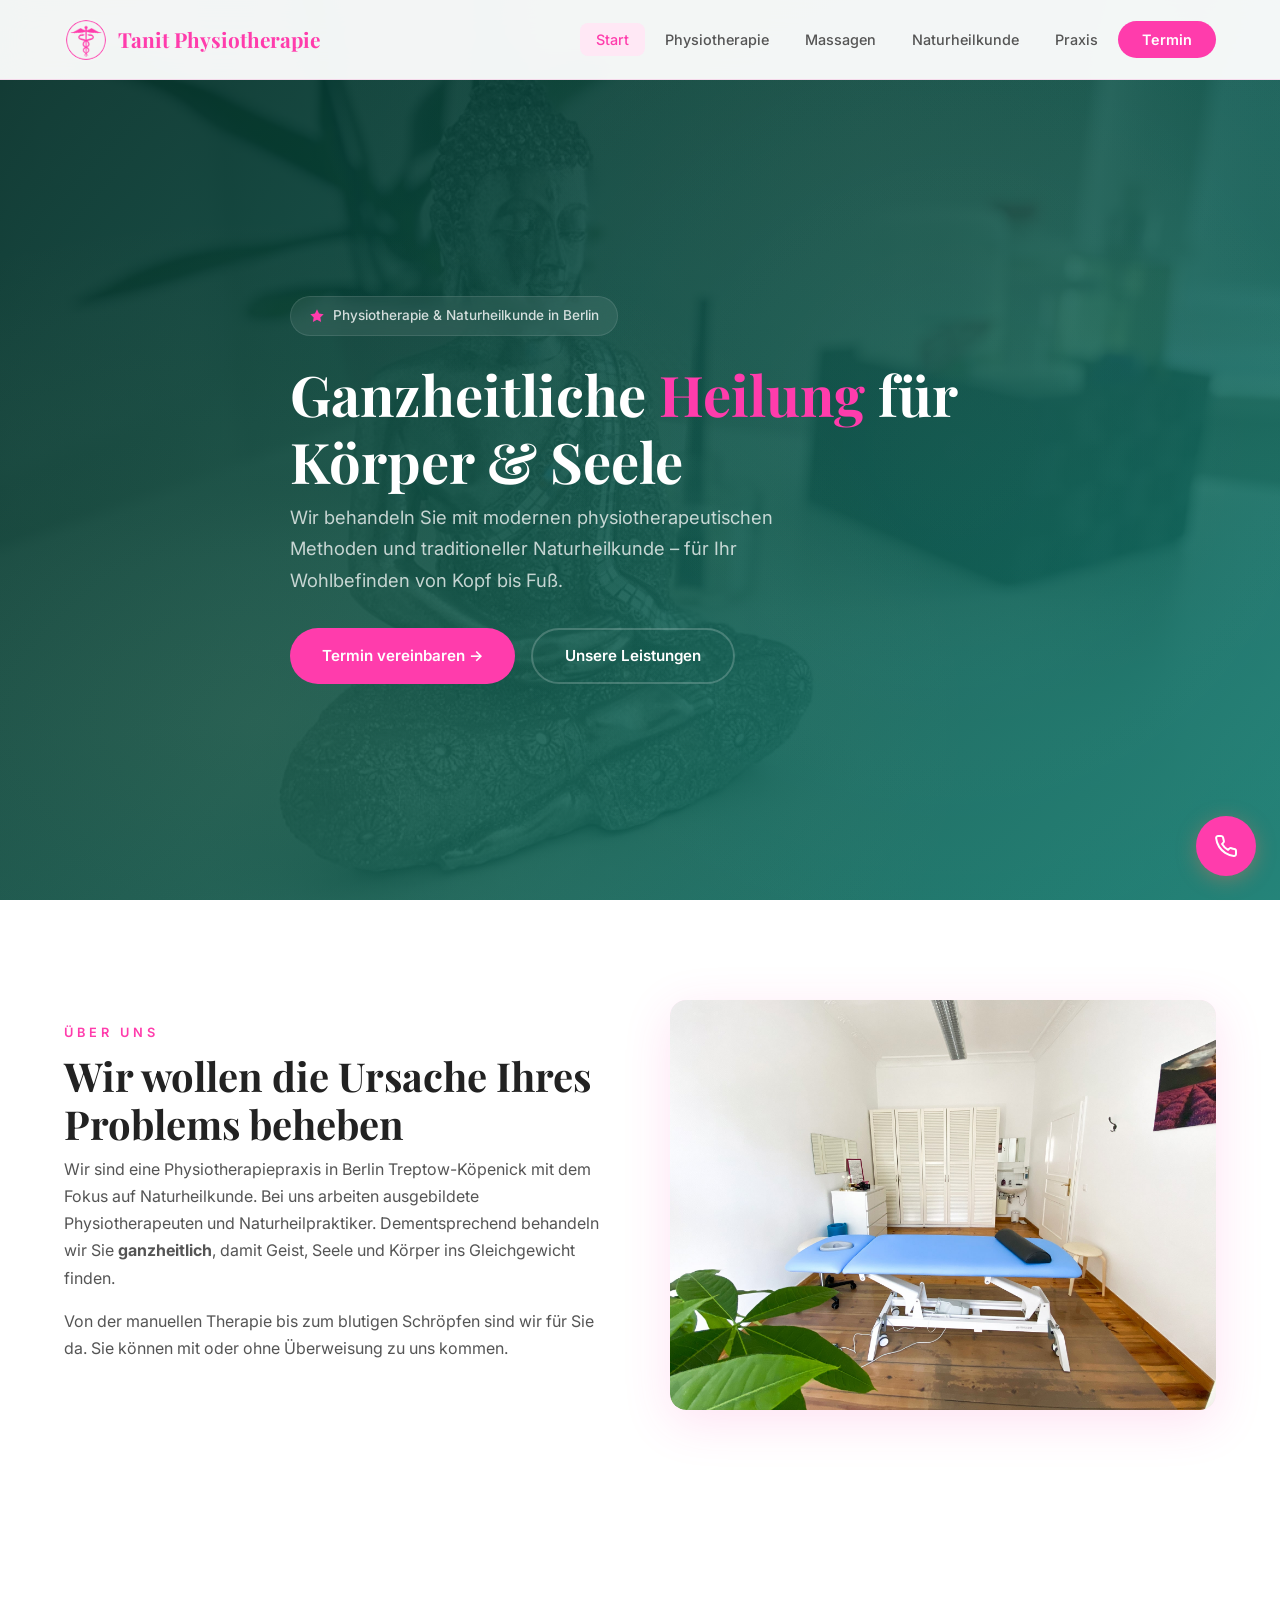
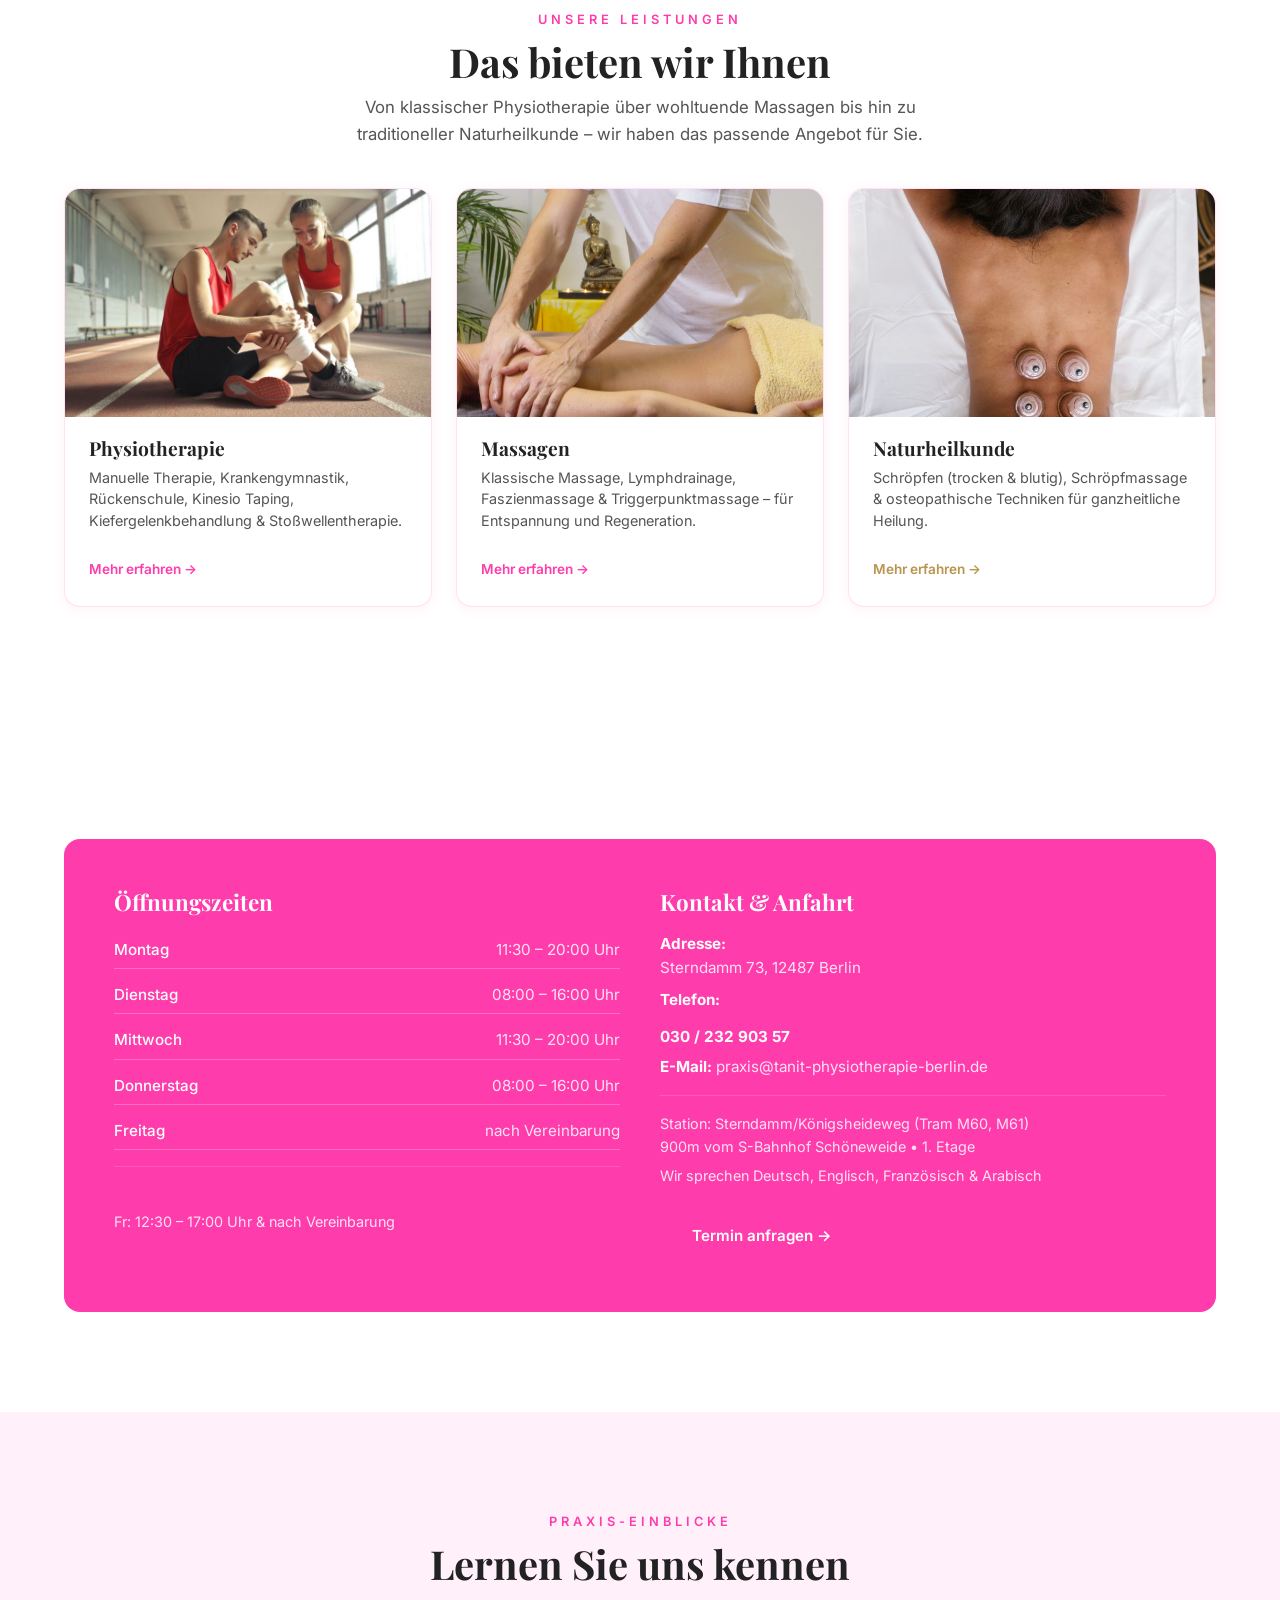
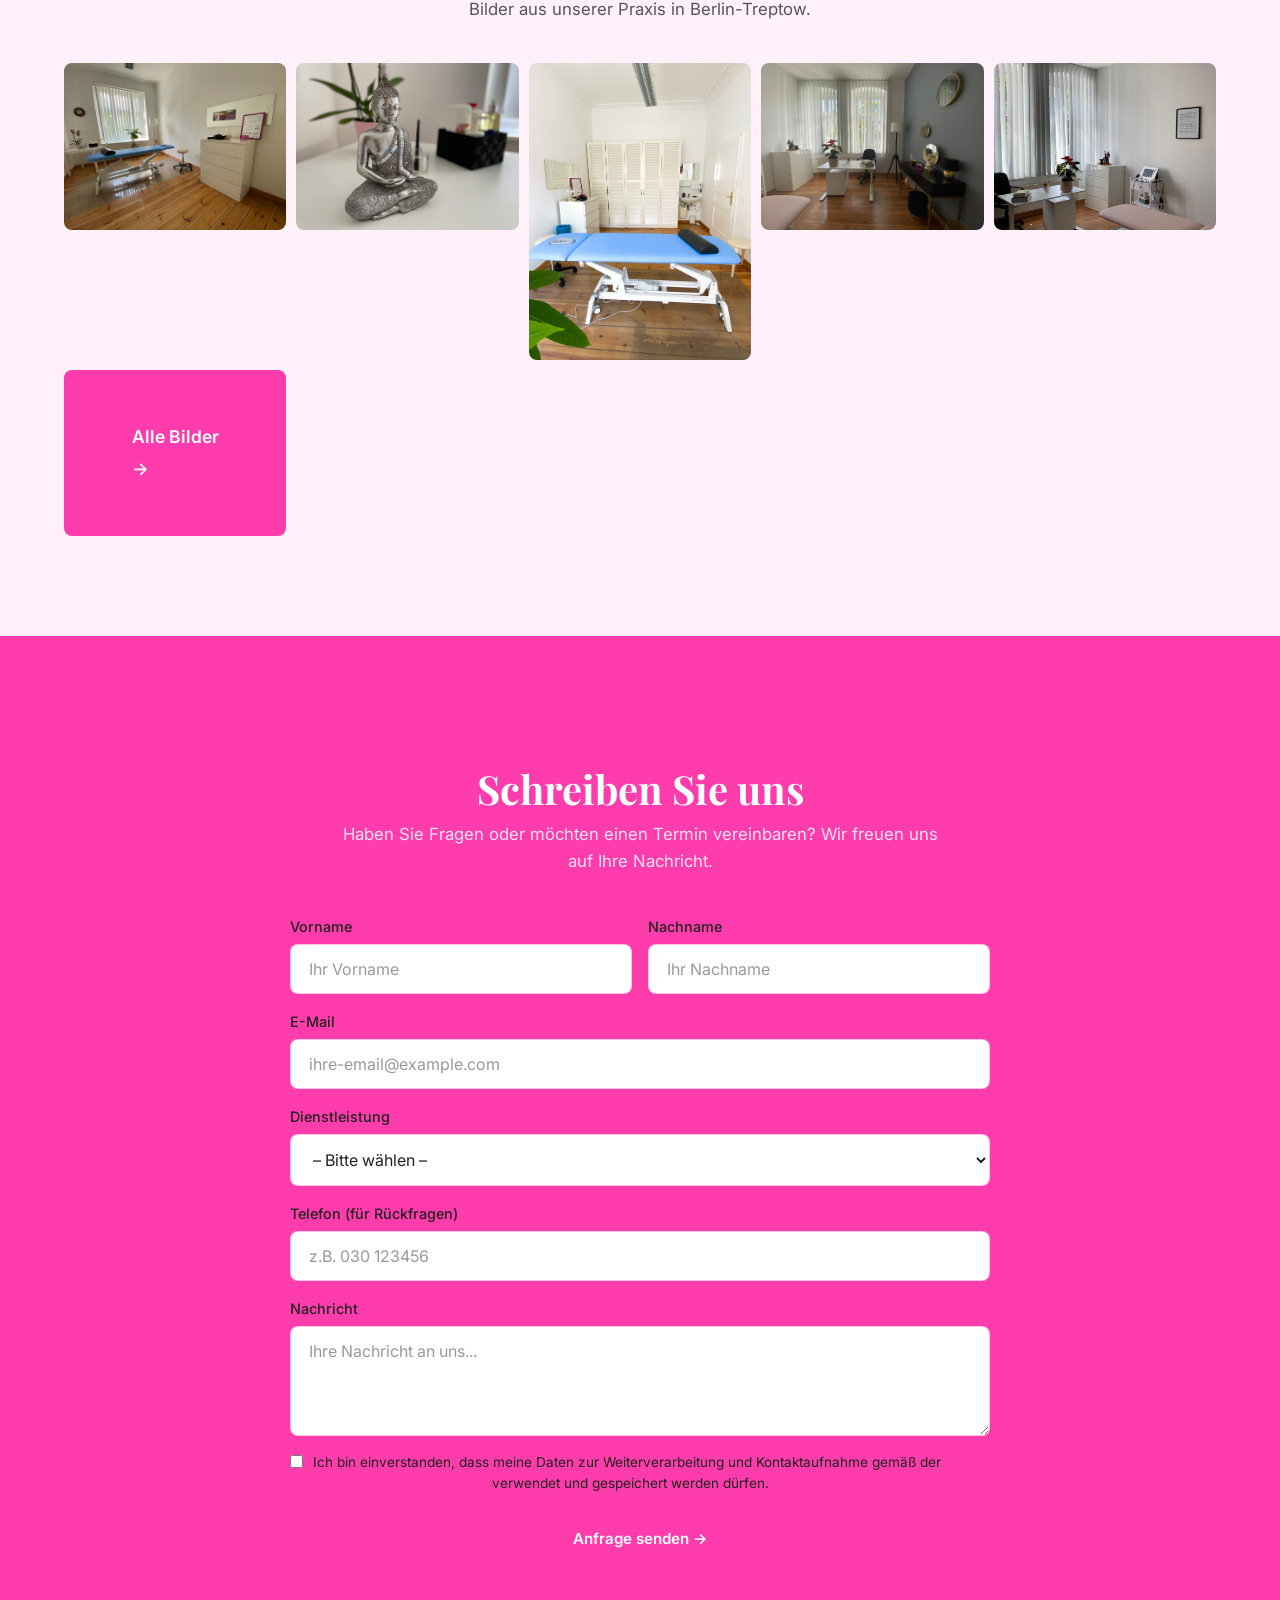
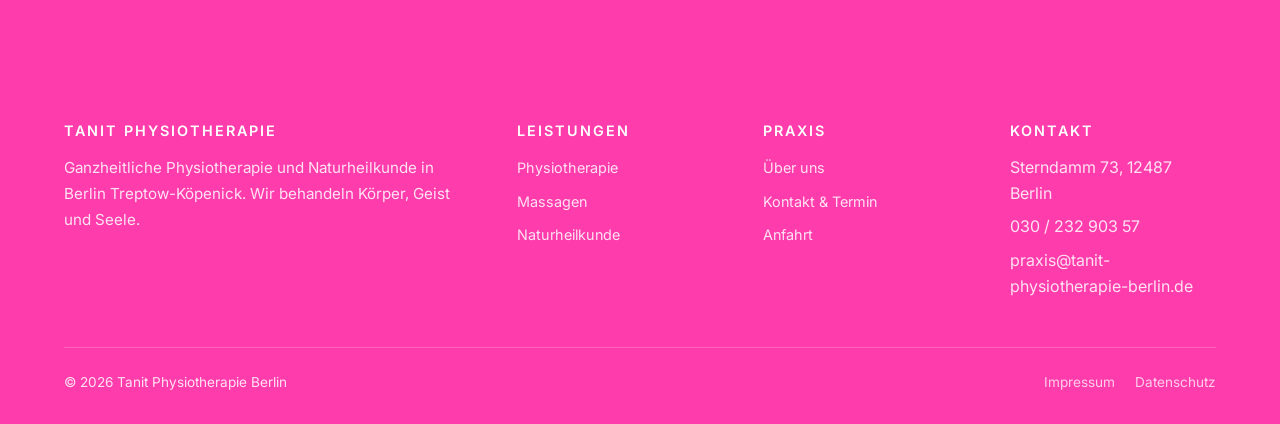
<file: index.html>
<!DOCTYPE html>
<html lang="de">
<head>
  <meta charset="UTF-8">
  <meta name="viewport" content="width=device-width, initial-scale=1.0">
  <title>Tanit Physiotherapie Berlin | Physiotherapie und Naturheilkunde</title>
  <meta name="description" content="Physiotherapiepraxis in Berlin Treptow-Köpenick mit Fokus auf Naturheilkunde. Manuelle Therapie, Massagen, Schröpfen & mehr. Jetzt Termin vereinbaren!">
  <link rel="preconnect" href="https://fonts.googleapis.com">
  <link rel="preconnect" href="https://fonts.gstatic.com" crossorigin>
  <link href="https://fonts.googleapis.com/css2?family=Inter:wght@400;500;600;700&family=Playfair+Display:wght@600;700&display=swap" rel="stylesheet">
  <link rel="stylesheet" href="styles.css">
</head>
<body>

  <!-- Navigation -->
  <nav class="nav" id="nav">
    <div class="nav-inner">
      <a href="index.html" class="nav-logo"><img src="images/logo.png" alt="Tanit Physiotherapie Logo" style="width:44px;height:44px;border-radius:50%;">
        <span>Tanit Physiotherapie</span>
      </a>

      <button class="nav-toggle" id="navToggle" aria-label="Menü öffnen">
        <span></span><span></span><span></span>
      </button>

      <ul class="nav-links" id="navLinks">
        <li><a href="index.html" class="active">Start</a></li>
        <li><a href="physiotherapie.html">Physiotherapie</a></li>
        <li><a href="massage.html">Massagen</a></li>
        <li><a href="naturheilkunde.html">Naturheilkunde</a></li>
        <li><a href="praxis.html">Praxis</a></li>
        <li><a href="kontakt.html" class="nav-cta">Termin</a></li>
      </ul>
    </div>
  </nav>

  <!-- Hero -->
  <section class="hero" style="background: linear-gradient(135deg, rgba(2,44,38,0.92), rgba(13,122,110,0.88)), url('images/practice/IMG-20220602-WA0016.jpg') center/cover no-repeat;">
    <div class="hero-pattern"></div>
    <div class="container">
      <div class="hero-content">
        <div class="hero-badge">
          <svg viewBox="0 0 24 24"><path d="M12 2L15.09 8.26L22 9.27L17 14.14L18.18 21.02L12 17.77L5.82 21.02L7 14.14L2 9.27L8.91 8.26L12 2Z"/></svg>
          Physiotherapie & Naturheilkunde in Berlin
        </div>
        <h1>Ganzheitliche <span>Heilung</span> für Körper & Seele</h1>
        <p>Wir behandeln Sie mit modernen physiotherapeutischen Methoden und traditioneller Naturheilkunde – für Ihr Wohlbefinden von Kopf bis Fuß.</p>
        <div class="hero-actions">
          <a href="kontakt.html" class="btn btn-primary">Termin vereinbaren →</a>
          <a href="#services" class="btn btn-outline-light">Unsere Leistungen</a>
        </div>
      </div>
    </div>
  </section>

  <!-- About -->
  <section class="section">
    <div class="container">
      <div class="about-grid">
        <div>
          <p class="section-subtitle">Über uns</p>
          <h2 class="section-title">Wir wollen die Ursache Ihres Problems beheben</h2>
          <p style="color: var(--text-light); margin-bottom: 1rem; line-height: 1.7;">
            Wir sind eine Physiotherapiepraxis in Berlin Treptow-Köpenick mit dem Fokus auf Naturheilkunde. Bei uns arbeiten ausgebildete Physiotherapeuten und Naturheilpraktiker. Dementsprechend behandeln wir Sie <strong>ganzheitlich</strong>, damit Geist, Seele und Körper ins Gleichgewicht finden.
          </p>
          <p style="color: var(--text-light); margin-bottom: 1.5rem; line-height: 1.7;">
            Von der manuellen Therapie bis zum blutigen Schröpfen sind wir für Sie da. Sie können mit oder ohne Überweisung zu uns kommen.
          </p>
        </div>
        <div class="about-image">
          <img src="images/practice/02-min.jpg" alt="Tanit Physiotherapie Team in Berlin Treptow-Köpenick" loading="lazy" style="width:100%;height:100%;object-fit:cover;border-radius:var(--radius);">
        </div>
      </div>
    </div>
  </section>

  <!-- Services -->
  <section class="section" id="services" style="background: var(--bg-white);">
    <div class="container section-center">
      <p class="section-subtitle">Unsere Leistungen</p>
      <h2 class="section-title">Das bieten wir Ihnen</h2>
      <p class="section-desc">Von klassischer Physiotherapie über wohltuende Massagen bis hin zu traditioneller Naturheilkunde – wir haben das passende Angebot für Sie.</p>
    </div>

    <div class="container" style="margin-top: 20px;">
      <!-- Physio -->
      <div class="service-card-grid" style="margin-bottom: 32px;">
        <a href="physiotherapie.html" class="service-card" style="display: block; text-decoration: none;">
          <div class="service-card-img">
            <img src="images/physiotherapie/manuelle-therapie.jpg" alt="Physiotherapie" loading="lazy">
          </div>
          <div class="service-card-body">
            <h3>Physiotherapie</h3>
            <p>Manuelle Therapie, Krankengymnastik, Rückenschule, Kinesio Taping, Kiefergelenkbehandlung & Stoßwellentherapie.</p>
            <span class="card-link" style="color: var(--primary);">Mehr erfahren →</span>
          </div>
        </a>

        <a href="massage.html" class="service-card" style="display: block; text-decoration: none;">
          <div class="service-card-img">
            <img src="images/massage/klassische-massage.jpg" alt="Massagen" loading="lazy">
          </div>
          <div class="service-card-body">
            <h3>Massagen</h3>
            <p>Klassische Massage, Lymphdrainage, Faszienmassage & Triggerpunktmassage – für Entspannung und Regeneration.</p>
            <span class="card-link" style="color: var(--secondary);">Mehr erfahren →</span>
          </div>
        </a>

        <a href="naturheilkunde.html" class="service-card" style="display: block; text-decoration: none;">
          <div class="service-card-img">
            <img src="images/naturheilkunde/schropfen.jpg" alt="Naturheilkunde" loading="lazy">
          </div>
          <div class="service-card-body">
            <h3>Naturheilkunde</h3>
            <p>Schröpfen (trocken & blutig), Schröpfmassage & osteopathische Techniken für ganzheitliche Heilung.</p>
            <span class="card-link" style="color: #B8944F;">Mehr erfahren →</span>
          </div>
        </a>
      </div>
    </div>
  </section>

  <!-- Opening Hours + Contact -->
  <section class="section">
    <div class="container">
      <div class="info-strip">
        <div>
          <h3><span>Öffnungs</span>zeiten</h3>
          <div class="hours-grid">
            <div class="hours-row"><span class="hours-day">Montag</span><span class="hours-time">11:30 – 20:00 Uhr</span></div>
            <div class="hours-row"><span class="hours-day">Dienstag</span><span class="hours-time">08:00 – 16:00 Uhr</span></div>
            <div class="hours-row"><span class="hours-day">Mittwoch</span><span class="hours-time">11:30 – 20:00 Uhr</span></div>
            <div class="hours-row"><span class="hours-day">Donnerstag</span><span class="hours-time">08:00 – 16:00 Uhr</span></div>
            <div class="hours-row"><span class="hours-day">Freitag</span><span class="hours-time">nach Vereinbarung</span></div>
          </div>
          <div style="margin-top: 16px; padding-top: 16px; border-top: 1px solid rgba(255,255,255,0.15);">
            <div style="font-weight: 500; font-size: 0.9rem; color: var(--accent);">Naturheilkunde Sprechzeiten:</div>
            <div style="font-size: 0.9rem; margin-top: 4px; color: rgba(255,255,255,0.85);">Fr: 12:30 – 17:00 Uhr & nach Vereinbarung</div>
          </div>
        </div>
        <div>
          <h3><span>Kontakt</span> & Anfahrt</h3>
          <div class="contact-block">
            <p><strong>Adresse:</strong><br>Sterndamm 73, 12487 Berlin</p>
            <p style="margin-top: 8px;"><strong>Telefon:</strong></p>
            <p class="contact-phone">030 / 232 903 57</p>
            <p><strong>E-Mail:</strong> praxis@tanit-physiotherapie-berlin.de</p>
            <div style="margin-top: 16px; padding-top: 16px; border-top: 1px solid rgba(255,255,255,0.15);">
              <p style="font-size: 0.9rem;">Station: Sterndamm/Königsheideweg (Tram M60, M61)<br>
              900m vom S-Bahnhof Schöneweide • 1. Etage</p>
              <p style="font-size: 0.9rem; margin-top: 6px;">Wir sprechen Deutsch, Englisch, Französisch & Arabisch</p>
            </div>
            <a href="kontakt.html" class="btn btn-primary" style="margin-top: 16px;">Termin anfragen →</a>
          </div>
        </div>
      </div>
    </div>
  </section>

  <!-- Gallery Preview -->
  <section class="section" style="background: var(--bg-light);">
    <div class="container section-center">
      <p class="section-subtitle">Praxis-Einblicke</p>
      <h2 class="section-title">Lernen Sie uns kennen</h2>
      <p class="section-desc">Bilder aus unserer Praxis in Berlin-Treptow.</p>
    </div>
    <div class="container" style="margin-top: 20px;">
      <div class="gallery-grid" style="display: grid; grid-template-columns: repeat(auto-fill, minmax(220px, 1fr)); gap: 10px;">
        <a href="images/practice/IMG-20220602-WA0002.jpg" class="gallery-item" target="_blank" style="display: block; border-radius: var(--radius-sm); overflow: hidden; aspect-ratio: 4/3; background: var(--border);">
          <img src="images/practice/IMG-20220602-WA0002.jpg" alt="Empfangsbereich" loading="lazy" style="width:100%;height:100%;object-fit:cover;transition:transform 0.3s;">
        </a>
        <a href="images/practice/IMG-20220602-WA0016.jpg" class="gallery-item" target="_blank" style="display: block; border-radius: var(--radius-sm); overflow: hidden; aspect-ratio: 4/3; background: var(--border);">
          <img src="images/practice/IMG-20220602-WA0016.jpg" alt="Behandlungsraum" loading="lazy" style="width:100%;height:100%;object-fit:cover;transition:transform 0.3s;">
        </a>
        <a href="images/practice/02-min.jpg" class="gallery-item" target="_blank" style="display: block; border-radius: var(--radius-sm); overflow: hidden; aspect-ratio: 3/4; background: var(--border);">
          <img src="images/practice/02-min.jpg" alt="Team Tanit Physiotherapie" loading="lazy" style="width:100%;height:100%;object-fit:cover;transition:transform 0.3s;">
        </a>
        <a href="images/practice/IMG-20220602-WA0030.jpg" class="gallery-item" target="_blank" style="display: block; border-radius: var(--radius-sm); overflow: hidden; aspect-ratio: 4/3; background: var(--border);">
          <img src="images/practice/IMG-20220602-WA0030.jpg" alt="Wartebereich" loading="lazy" style="width:100%;height:100%;object-fit:cover;transition:transform 0.3s;">
        </a>
        <a href="images/practice/IMG-20220602-WA0023.jpg" class="gallery-item" target="_blank" style="display: block; border-radius: var(--radius-sm); overflow: hidden; aspect-ratio: 4/3; background: var(--border);">
          <img src="images/practice/IMG-20220602-WA0023.jpg" alt="Praxisraum" loading="lazy" style="width:100%;height:100%;object-fit:cover;transition:transform 0.3s;">
        </a>
        <a href="praxis.html#gallery" class="gallery-item" style="display: flex; border-radius: var(--radius-sm); overflow: hidden; aspect-ratio: 4/3; background: var(--primary); align-items: center; justify-content: center; text-decoration: none;">
          <span style="color: white; font-weight: 600; font-size: 1.1rem;">Alle Bilder <span style="display: block; margin-top: 4px;">→</span></span>
        </a>
      </div>
    </div>
  </section>

  <!-- Contact Form Section -->
  <section class="section contact-section" id="kontakt">
    <div class="container">
      <div class="section-center" style="margin-bottom: 2.5rem;">
        <p class="section-subtitle" style="color: var(--accent);">Kontakt</p>
        <h2 class="section-title">Schreiben Sie uns</h2>
        <p class="section-desc" style="color: rgba(255,255,255,0.85);">Haben Sie Fragen oder möchten einen Termin vereinbaren? Wir freuen uns auf Ihre Nachricht.</p>
      </div>

      <form class="contact-form" id="contactForm" style="max-width: 700px; margin: 0 auto;">
        <div class="form-grid">
          <div class="form-group">
            <label for="vorname">Vorname</label>
            <input type="text" id="vorname" name="vorname" placeholder="Ihr Vorname" required>
          </div>
          <div class="form-group">
            <label for="nachname">Nachname</label>
            <input type="text" id="nachname" name="nachname" placeholder="Ihr Nachname" required>
          </div>
          <div class="form-group full-width">
            <label for="email">E-Mail</label>
            <input type="email" id="email" name="email" placeholder="ihre-email@example.com" required>
          </div>
          <div class="form-group full-width">
            <label for="dienstleistung">Dienstleistung</label>
            <select id="dienstleistung" name="dienstleistung">
              <option value="">– Bitte wählen –</option>
              <option value="physiotherapie">Physiotherapie</option>
              <option value="massage">Massage</option>
              <option value="naturheilkunde">Naturheilkunde</option>
              <option value="allgemein">Allgemeine Frage</option>
            </select>
          </div>
          <div class="form-group full-width">
            <label for="telefon">Telefon (für Rückfragen)</label>
            <input type="tel" id="telefon" name="telefon" placeholder="z.B. 030 123456">
          </div>
          <div class="form-group full-width">
            <label for="nachricht">Nachricht</label>
            <textarea id="nachricht" name="nachricht" rows="4" placeholder="Ihre Nachricht an uns..." required></textarea>
          </div>
        </div>

        <div class="form-checkbox">
          <input type="checkbox" id="datenschutz" required>
          <label for="datenschutz">Ich bin einverstanden, dass meine Daten zur Weiterverarbeitung und Kontaktaufnahme gemäß der <a href="datenschutz.html">Datenschutzbestimmungen</a> verwendet und gespeichert werden dürfen.</label>
        </div>

        <button type="submit" class="btn btn-primary" style="margin-top: 20px; width: 100%; justify-content: center;">
          Anfrage senden →
        </button>
      </form>
    </div>
  </section>

  <!-- Footer -->
  <footer class="footer">
    <div class="container">
      <div class="footer-grid">
        <div class="footer-brand">
          <h4>Tanit Physiotherapie</h4>
          <p>Ganzheitliche Physiotherapie und Naturheilkunde in Berlin Treptow-Köpenick. Wir behandeln Körper, Geist und Seele.</p>
        </div>
        <div>
          <h4>Leistungen</h4>
          <ul class="footer-links">
            <li><a href="physiotherapie.html">Physiotherapie</a></li>
            <li><a href="massage.html">Massagen</a></li>
            <li><a href="naturheilkunde.html">Naturheilkunde</a></li>
          </ul>
        </div>
        <div>
          <h4>Praxis</h4>
          <ul class="footer-links">
            <li><a href="praxis.html">Über uns</a></li>
            <li><a href="kontakt.html">Kontakt & Termin</a></li>
            <li><a href="kontakt.html#anfahrt">Anfahrt</a></li>
          </ul>
        </div>
        <div>
          <h4>Kontakt</h4>
          <ul class="footer-links">
            <li>Sterndamm 73, 12487 Berlin</li>
            <li>030 / 232 903 57</li>
            <li>praxis@tanit-physiotherapie-berlin.de</li>
          </ul>
        </div>
      </div>
      <div class="footer-bottom">
        <span>&copy; 2026 Tanit Physiotherapie Berlin</span>
        <div class="footer-bottom-links">
          <a href="impressum.html">Impressum</a>
          <a href="datenschutz.html">Datenschutz</a>
        </div>
      </div>
    </div>
  </footer>

  <!-- Floating Phone Button -->
  <a href="tel:03023290357" class="phone-float" aria-label="Anrufen">
    <svg width="24" height="24" viewBox="0 0 24 24" fill="none" stroke="currentColor" stroke-width="2" stroke-linecap="round" stroke-linejoin="round">
      <path d="M22 16.92v3a2 2 0 0 1-2.18 2 19.79 19.79 0 0 1-8.63-3.07 19.5 19.5 0 0 1-6-6 19.79 19.79 0 0 1-3.07-8.67A2 2 0 0 1 4.11 2h3a2 2 0 0 1 2 1.72 12.84 12.84 0 0 0 .7 2.81 2 2 0 0 1-.45 2.11L8.09 9.91a16 16 0 0 0 6 6l1.27-1.27a2 2 0 0 1 2.11-.45 12.84 12.84 0 0 0 2.81.7A2 2 0 0 1 22 16.92z"/>
    </svg>
  </a>

  <script src="main.js"></script>
</body>
</html>
</file>
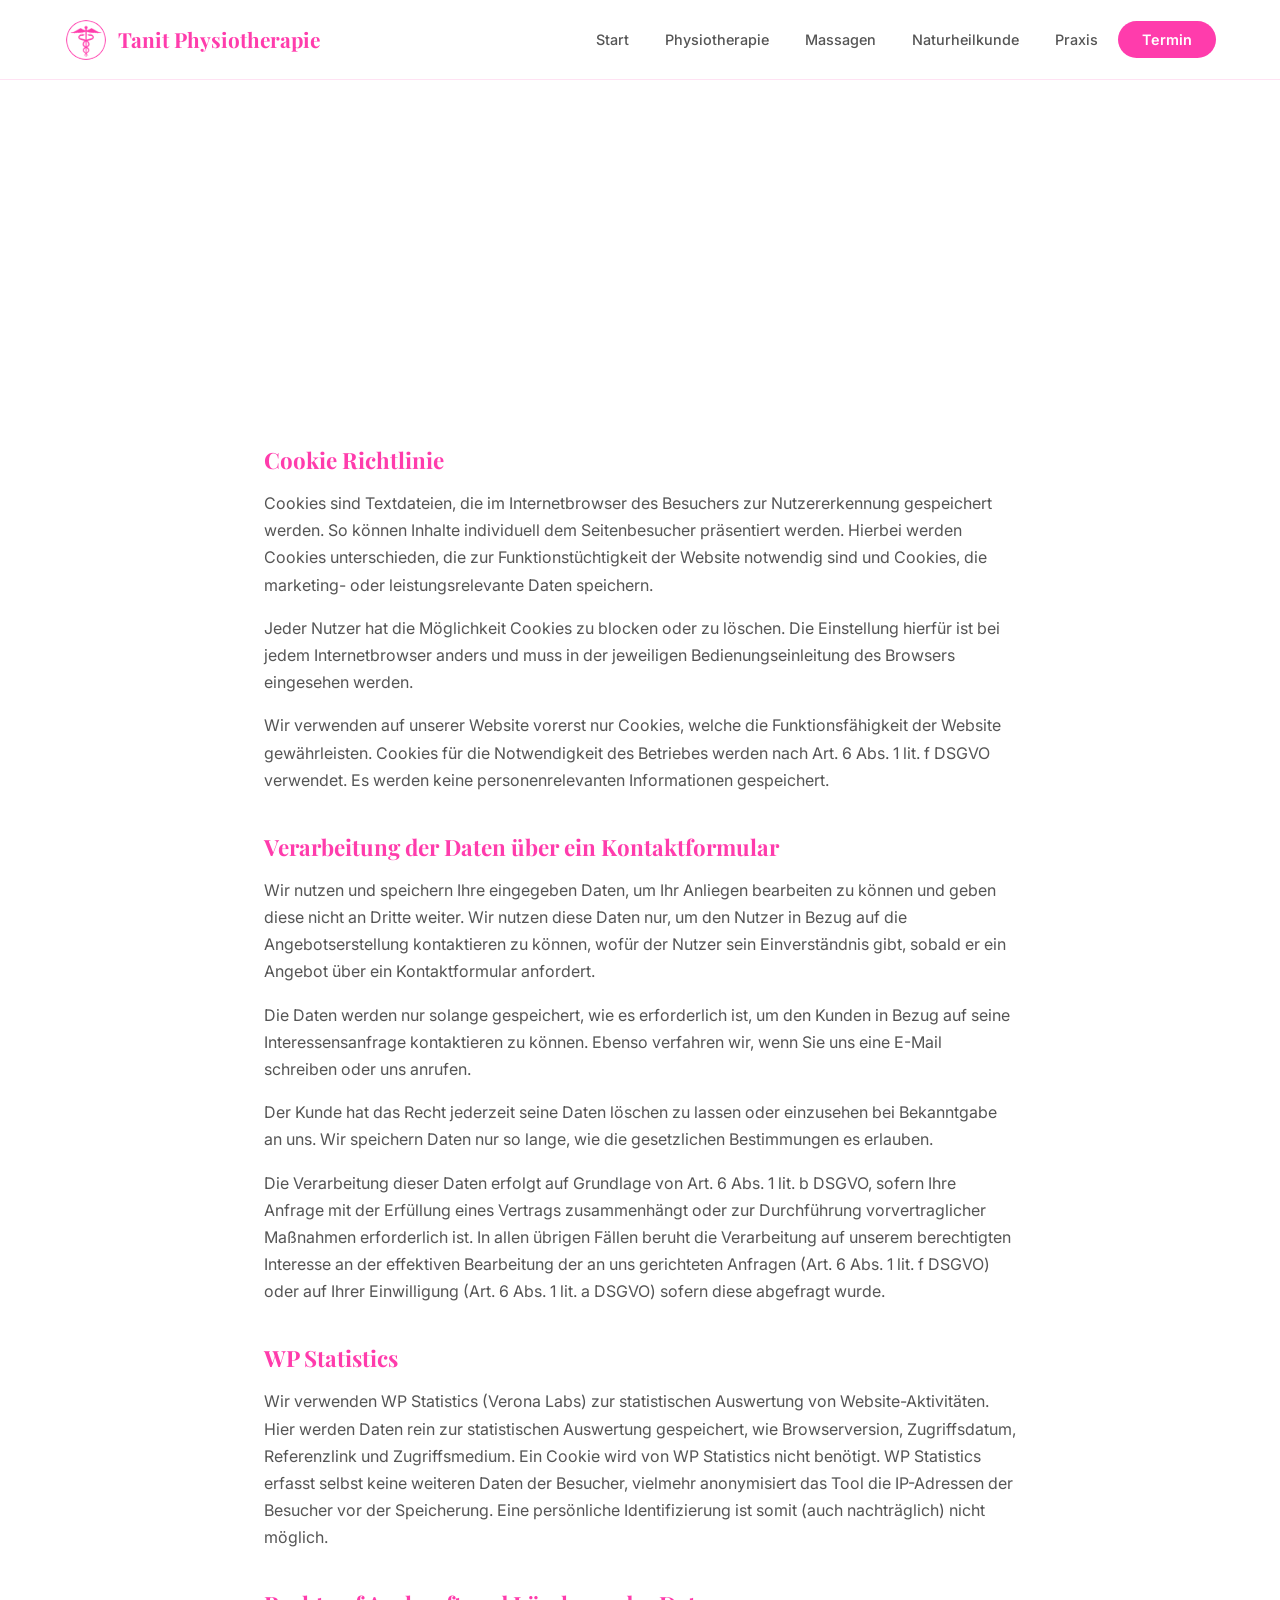
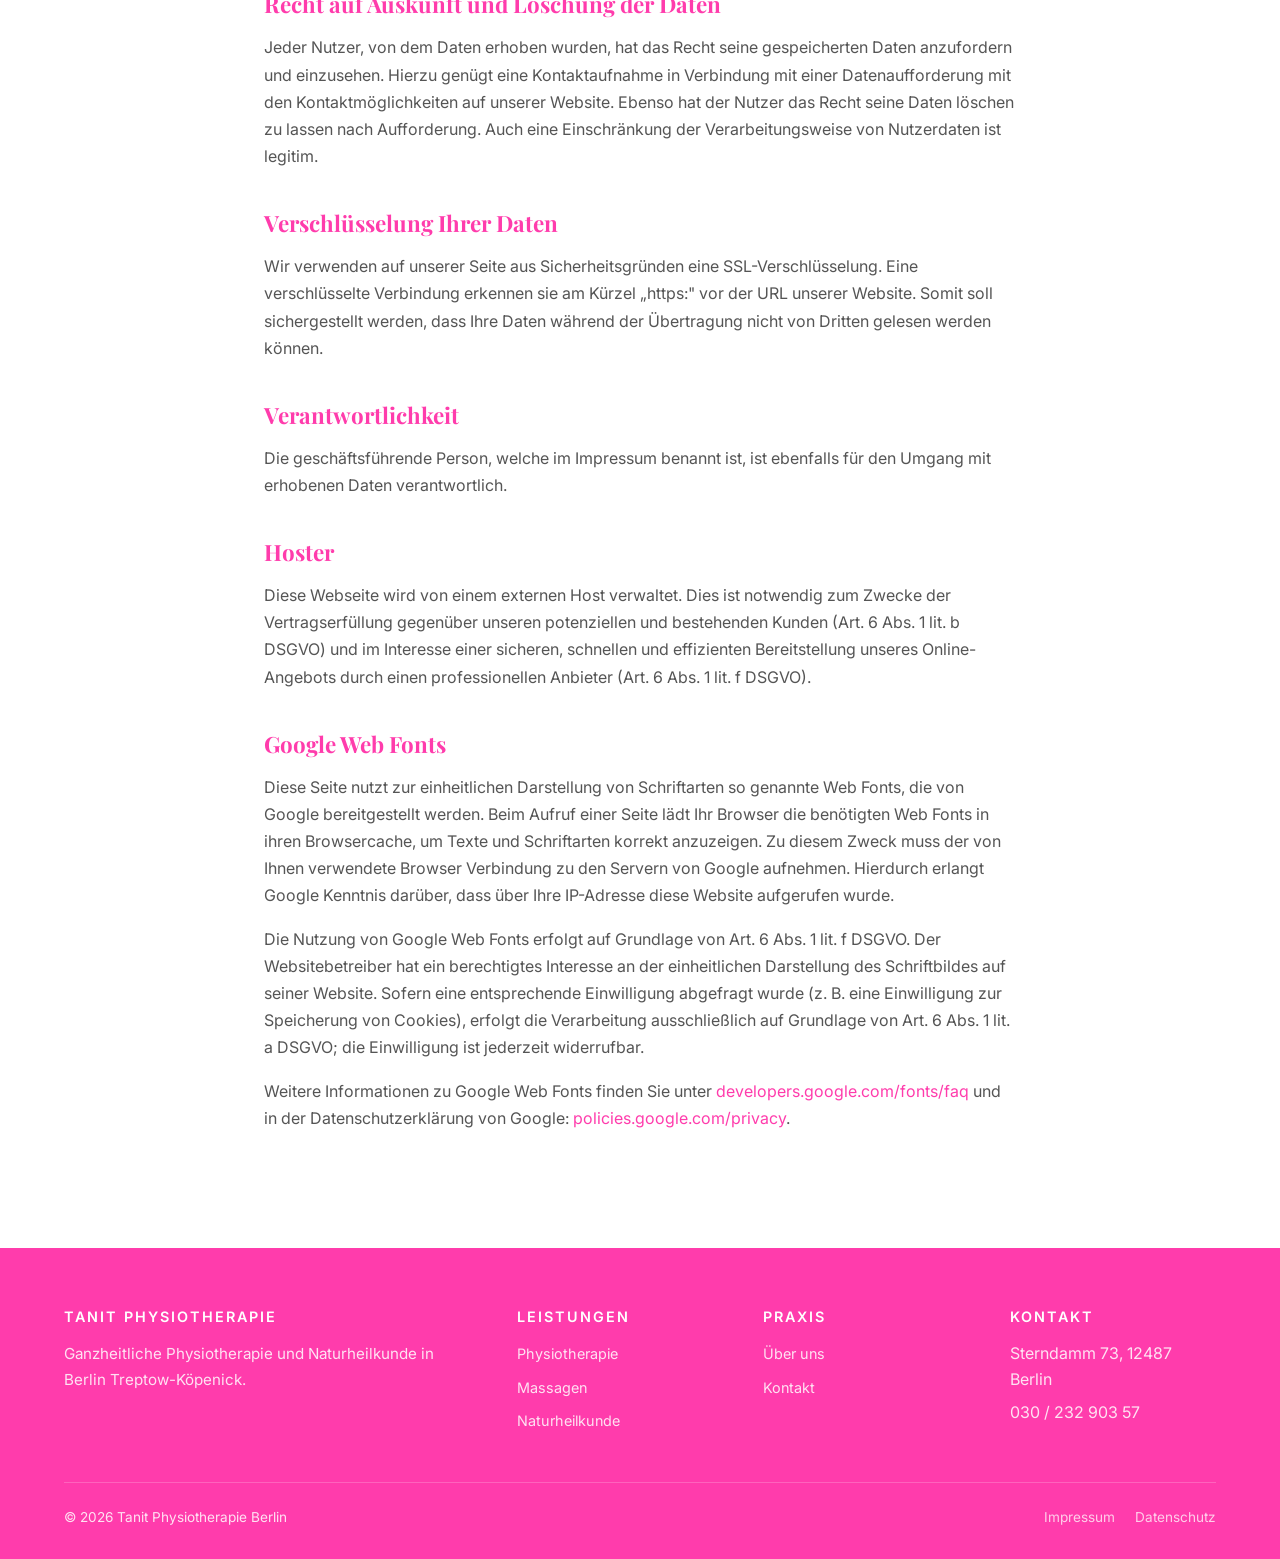
<file: datenschutz.html>
<!DOCTYPE html>
<html lang="de">
<head>
  <meta charset="UTF-8">
  <meta name="viewport" content="width=device-width, initial-scale=1.0">
  <title>Datenschutz | Tanit Physiotherapie Berlin</title>
  <link rel="preconnect" href="https://fonts.googleapis.com">
  <link rel="preconnect" href="https://fonts.gstatic.com" crossorigin>
  <link href="https://fonts.googleapis.com/css2?family=Inter:wght@400;500;600;700&family=Playfair+Display:wght@600;700&display=swap" rel="stylesheet">
  <link rel="stylesheet" href="styles.css">
</head>
<body>

  <nav class="nav" id="nav">
    <div class="nav-inner">
      <a href="index.html" class="nav-logo"><img src="images/logo.png" alt="Tanit Physiotherapie Logo"><span>Tanit Physiotherapie</span></a>
      <button class="nav-toggle" id="navToggle" aria-label="Menü öffnen"><span></span><span></span><span></span></button>
      <ul class="nav-links" id="navLinks">
        <li><a href="index.html">Start</a></li>
        <li><a href="physiotherapie.html">Physiotherapie</a></li>
        <li><a href="massage.html">Massagen</a></li>
        <li><a href="naturheilkunde.html">Naturheilkunde</a></li>
        <li><a href="praxis.html">Praxis</a></li>
        <li><a href="kontakt.html" class="nav-cta">Termin</a></li>
      </ul>
    </div>
  </nav>

  <section class="subpage-hero">
    <div class="container">
      <h1>Datenschutzerklärung</h1>
    </div>
  </section>

  <section class="section">
    <div class="container legal-content">

      <h2>Cookie Richtlinie</h2>
      <p>Cookies sind Textdateien, die im Internetbrowser des Besuchers zur Nutzererkennung gespeichert werden. So können Inhalte individuell dem Seitenbesucher präsentiert werden. Hierbei werden Cookies unterschieden, die zur Funktionstüchtigkeit der Website notwendig sind und Cookies, die marketing- oder leistungsrelevante Daten speichern.</p>
      <p>Jeder Nutzer hat die Möglichkeit Cookies zu blocken oder zu löschen. Die Einstellung hierfür ist bei jedem Internetbrowser anders und muss in der jeweiligen Bedienungseinleitung des Browsers eingesehen werden.</p>
      <p>Wir verwenden auf unserer Website vorerst nur Cookies, welche die Funktionsfähigkeit der Website gewährleisten. Cookies für die Notwendigkeit des Betriebes werden nach Art. 6 Abs. 1 lit. f DSGVO verwendet. Es werden keine personenrelevanten Informationen gespeichert.</p>

      <h2>Verarbeitung der Daten über ein Kontaktformular</h2>
      <p>Wir nutzen und speichern Ihre eingegeben Daten, um Ihr Anliegen bearbeiten zu können und geben diese nicht an Dritte weiter. Wir nutzen diese Daten nur, um den Nutzer in Bezug auf die Angebotserstellung kontaktieren zu können, wofür der Nutzer sein Einverständnis gibt, sobald er ein Angebot über ein Kontaktformular anfordert.</p>
      <p>Die Daten werden nur solange gespeichert, wie es erforderlich ist, um den Kunden in Bezug auf seine Interessensanfrage kontaktieren zu können. Ebenso verfahren wir, wenn Sie uns eine E-Mail schreiben oder uns anrufen.</p>
      <p>Der Kunde hat das Recht jederzeit seine Daten löschen zu lassen oder einzusehen bei Bekanntgabe an uns. Wir speichern Daten nur so lange, wie die gesetzlichen Bestimmungen es erlauben.</p>
      <p>Die Verarbeitung dieser Daten erfolgt auf Grundlage von Art. 6 Abs. 1 lit. b DSGVO, sofern Ihre Anfrage mit der Erfüllung eines Vertrags zusammenhängt oder zur Durchführung vorvertraglicher Maßnahmen erforderlich ist. In allen übrigen Fällen beruht die Verarbeitung auf unserem berechtigten Interesse an der effektiven Bearbeitung der an uns gerichteten Anfragen (Art. 6 Abs. 1 lit. f DSGVO) oder auf Ihrer Einwilligung (Art. 6 Abs. 1 lit. a DSGVO) sofern diese abgefragt wurde.</p>

      <h2>WP Statistics</h2>
      <p>Wir verwenden WP Statistics (Verona Labs) zur statistischen Auswertung von Website-Aktivitäten. Hier werden Daten rein zur statistischen Auswertung gespeichert, wie Browserversion, Zugriffsdatum, Referenzlink und Zugriffsmedium. Ein Cookie wird von WP Statistics nicht benötigt. WP Statistics erfasst selbst keine weiteren Daten der Besucher, vielmehr anonymisiert das Tool die IP-Adressen der Besucher vor der Speicherung. Eine persönliche Identifizierung ist somit (auch nachträglich) nicht möglich.</p>

      <h2>Recht auf Auskunft und Löschung der Daten</h2>
      <p>Jeder Nutzer, von dem Daten erhoben wurden, hat das Recht seine gespeicherten Daten anzufordern und einzusehen. Hierzu genügt eine Kontaktaufnahme in Verbindung mit einer Datenaufforderung mit den Kontaktmöglichkeiten auf unserer Website. Ebenso hat der Nutzer das Recht seine Daten löschen zu lassen nach Aufforderung. Auch eine Einschränkung der Verarbeitungsweise von Nutzerdaten ist legitim.</p>

      <h2>Verschlüsselung Ihrer Daten</h2>
      <p>Wir verwenden auf unserer Seite aus Sicherheitsgründen eine SSL-Verschlüsselung. Eine verschlüsselte Verbindung erkennen sie am Kürzel „https:" vor der URL unserer Website. Somit soll sichergestellt werden, dass Ihre Daten während der Übertragung nicht von Dritten gelesen werden können.</p>

      <h2>Verantwortlichkeit</h2>
      <p>Die geschäftsführende Person, welche im Impressum benannt ist, ist ebenfalls für den Umgang mit erhobenen Daten verantwortlich.</p>

      <h2>Hoster</h2>
      <p>Diese Webseite wird von einem externen Host verwaltet. Dies ist notwendig zum Zwecke der Vertragserfüllung gegenüber unseren potenziellen und bestehenden Kunden (Art. 6 Abs. 1 lit. b DSGVO) und im Interesse einer sicheren, schnellen und effizienten Bereitstellung unseres Online-Angebots durch einen professionellen Anbieter (Art. 6 Abs. 1 lit. f DSGVO).</p>

      <h2>Google Web Fonts</h2>
      <p>Diese Seite nutzt zur einheitlichen Darstellung von Schriftarten so genannte Web Fonts, die von Google bereitgestellt werden. Beim Aufruf einer Seite lädt Ihr Browser die benötigten Web Fonts in ihren Browsercache, um Texte und Schriftarten korrekt anzuzeigen. Zu diesem Zweck muss der von Ihnen verwendete Browser Verbindung zu den Servern von Google aufnehmen. Hierdurch erlangt Google Kenntnis darüber, dass über Ihre IP-Adresse diese Website aufgerufen wurde.</p>
      <p>Die Nutzung von Google Web Fonts erfolgt auf Grundlage von Art. 6 Abs. 1 lit. f DSGVO. Der Websitebetreiber hat ein berechtigtes Interesse an der einheitlichen Darstellung des Schriftbildes auf seiner Website. Sofern eine entsprechende Einwilligung abgefragt wurde (z. B. eine Einwilligung zur Speicherung von Cookies), erfolgt die Verarbeitung ausschließlich auf Grundlage von Art. 6 Abs. 1 lit. a DSGVO; die Einwilligung ist jederzeit widerrufbar.</p>
      <p>Weitere Informationen zu Google Web Fonts finden Sie unter <a href="https://developers.google.com/fonts/faq">developers.google.com/fonts/faq</a> und in der Datenschutzerklärung von Google: <a href="https://policies.google.com/privacy?hl=de">policies.google.com/privacy</a>.</p>

    </div>
  </section>

  <footer class="footer">
    <div class="container">
      <div class="footer-grid">
        <div class="footer-brand"><h4>Tanit Physiotherapie</h4><p>Ganzheitliche Physiotherapie und Naturheilkunde in Berlin Treptow-Köpenick.</p></div>
        <div><h4>Leistungen</h4><ul class="footer-links"><li><a href="physiotherapie.html">Physiotherapie</a></li><li><a href="massage.html">Massagen</a></li><li><a href="naturheilkunde.html">Naturheilkunde</a></li></ul></div>
        <div><h4>Praxis</h4><ul class="footer-links"><li><a href="praxis.html">Über uns</a></li><li><a href="kontakt.html">Kontakt</a></li></ul></div>
        <div><h4>Kontakt</h4><ul class="footer-links"><li>Sterndamm 73, 12487 Berlin</li><li>030 / 232 903 57</li></ul></div>
      </div>
      <div class="footer-bottom"><span>&copy; 2026 Tanit Physiotherapie Berlin</span><div class="footer-bottom-links"><a href="impressum.html">Impressum</a><a href="datenschutz.html">Datenschutz</a></div></div>
    </div>
  </footer>

  <script src="main.js"></script>
</body>
</html>
</file>
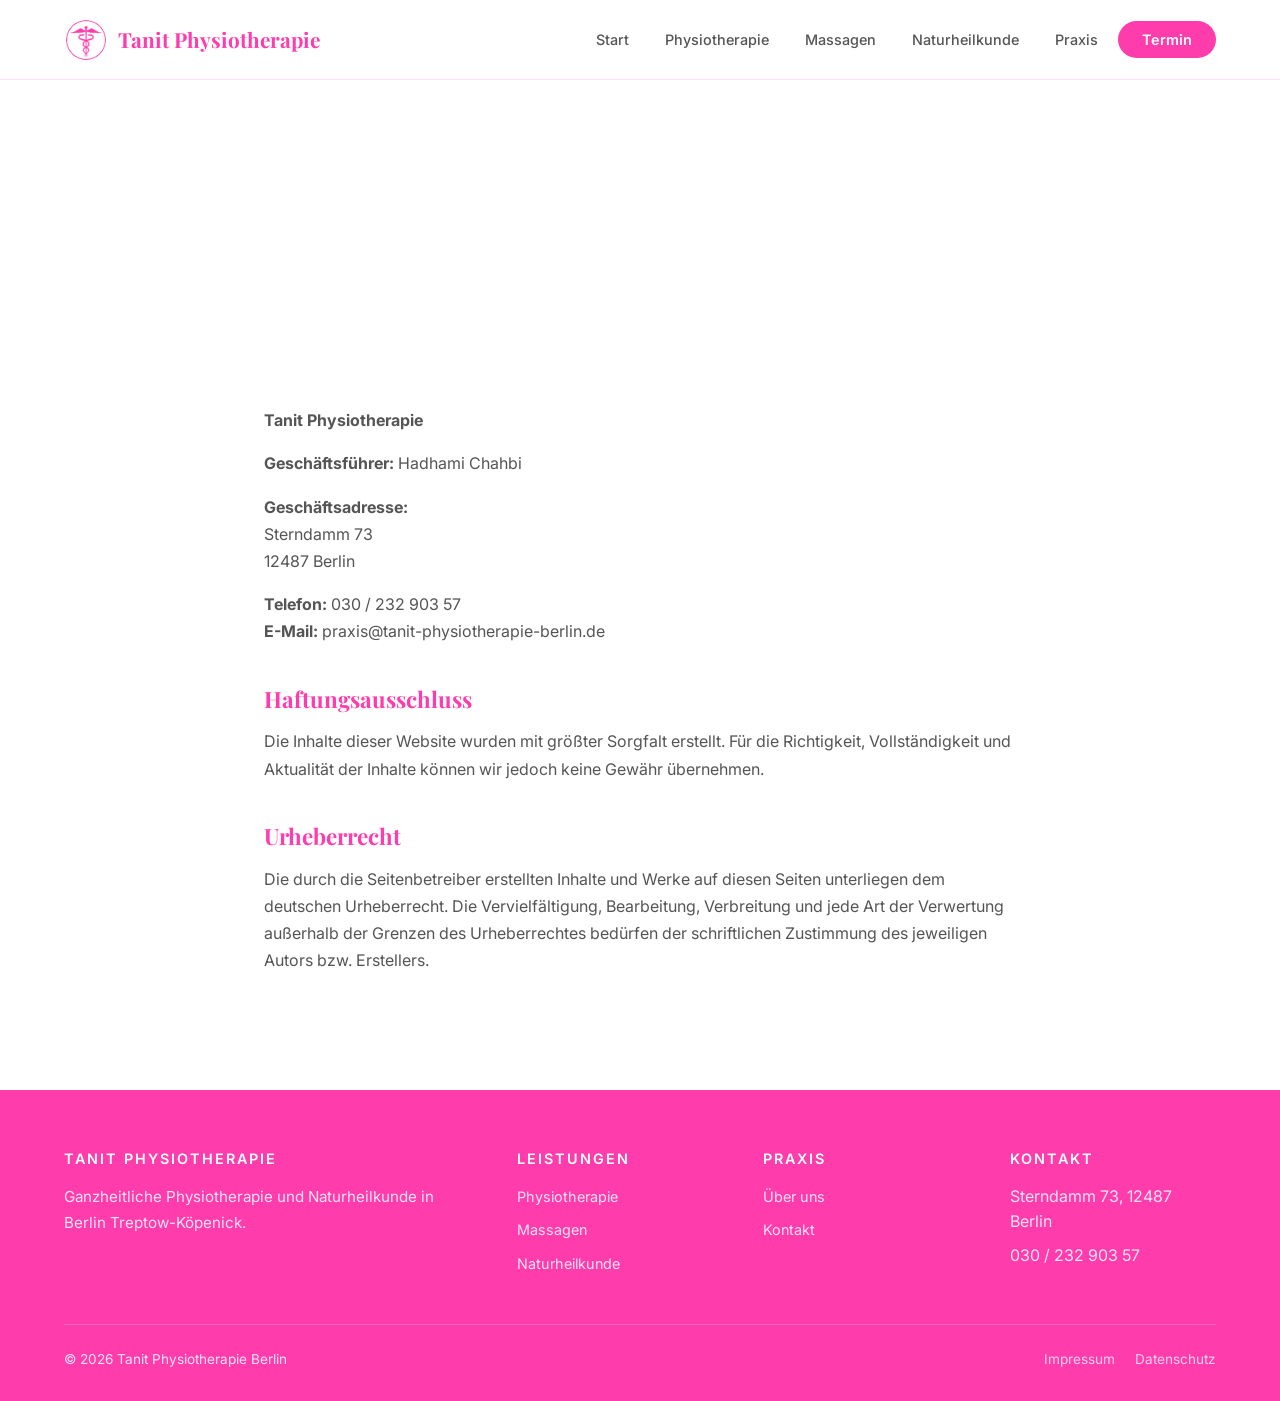
<file: impressum.html>
<!DOCTYPE html>
<html lang="de">
<head>
  <meta charset="UTF-8">
  <meta name="viewport" content="width=device-width, initial-scale=1.0">
  <title>Impressum | Tanit Physiotherapie Berlin</title>
  <link rel="preconnect" href="https://fonts.googleapis.com">
  <link rel="preconnect" href="https://fonts.gstatic.com" crossorigin>
  <link href="https://fonts.googleapis.com/css2?family=Inter:wght@400;500;600;700&family=Playfair+Display:wght@600;700&display=swap" rel="stylesheet">
  <link rel="stylesheet" href="styles.css">
</head>
<body>

  <nav class="nav" id="nav">
    <div class="nav-inner">
      <a href="index.html" class="nav-logo"><img src="images/logo.png" alt="Tanit Physiotherapie Logo"><span>Tanit Physiotherapie</span></a>
      <button class="nav-toggle" id="navToggle" aria-label="Menü öffnen"><span></span><span></span><span></span></button>
      <ul class="nav-links" id="navLinks">
        <li><a href="index.html">Start</a></li>
        <li><a href="physiotherapie.html">Physiotherapie</a></li>
        <li><a href="massage.html">Massagen</a></li>
        <li><a href="naturheilkunde.html">Naturheilkunde</a></li>
        <li><a href="praxis.html">Praxis</a></li>
        <li><a href="kontakt.html" class="nav-cta">Termin</a></li>
      </ul>
    </div>
  </nav>

  <section class="subpage-hero">
    <div class="container">
      <h1>Impressum</h1>
    </div>
  </section>

  <section class="section">
    <div class="container legal-content">
      <p><strong>Tanit Physiotherapie</strong></p>
      <p><strong>Geschäftsführer:</strong> Hadhami Chahbi</p>
      <p><strong>Geschäftsadresse:</strong><br>
      Sterndamm 73<br>
      12487 Berlin</p>
      <p><strong>Telefon:</strong> 030 / 232 903 57<br>
      <strong>E-Mail:</strong> praxis@tanit-physiotherapie-berlin.de</p>

      <h2>Haftungsausschluss</h2>
      <p>Die Inhalte dieser Website wurden mit größter Sorgfalt erstellt. Für die Richtigkeit, Vollständigkeit und Aktualität der Inhalte können wir jedoch keine Gewähr übernehmen.</p>

      <h2>Urheberrecht</h2>
      <p>Die durch die Seitenbetreiber erstellten Inhalte und Werke auf diesen Seiten unterliegen dem deutschen Urheberrecht. Die Vervielfältigung, Bearbeitung, Verbreitung und jede Art der Verwertung außerhalb der Grenzen des Urheberrechtes bedürfen der schriftlichen Zustimmung des jeweiligen Autors bzw. Erstellers.</p>
    </div>
  </section>

  <footer class="footer">
    <div class="container">
      <div class="footer-grid">
        <div class="footer-brand"><h4>Tanit Physiotherapie</h4><p>Ganzheitliche Physiotherapie und Naturheilkunde in Berlin Treptow-Köpenick.</p></div>
        <div><h4>Leistungen</h4><ul class="footer-links"><li><a href="physiotherapie.html">Physiotherapie</a></li><li><a href="massage.html">Massagen</a></li><li><a href="naturheilkunde.html">Naturheilkunde</a></li></ul></div>
        <div><h4>Praxis</h4><ul class="footer-links"><li><a href="praxis.html">Über uns</a></li><li><a href="kontakt.html">Kontakt</a></li></ul></div>
        <div><h4>Kontakt</h4><ul class="footer-links"><li>Sterndamm 73, 12487 Berlin</li><li>030 / 232 903 57</li></ul></div>
      </div>
      <div class="footer-bottom"><span>&copy; 2026 Tanit Physiotherapie Berlin</span><div class="footer-bottom-links"><a href="impressum.html">Impressum</a><a href="datenschutz.html">Datenschutz</a></div></div>
    </div>
  </footer>

  <script src="main.js"></script>
</body>
</html>
</file>
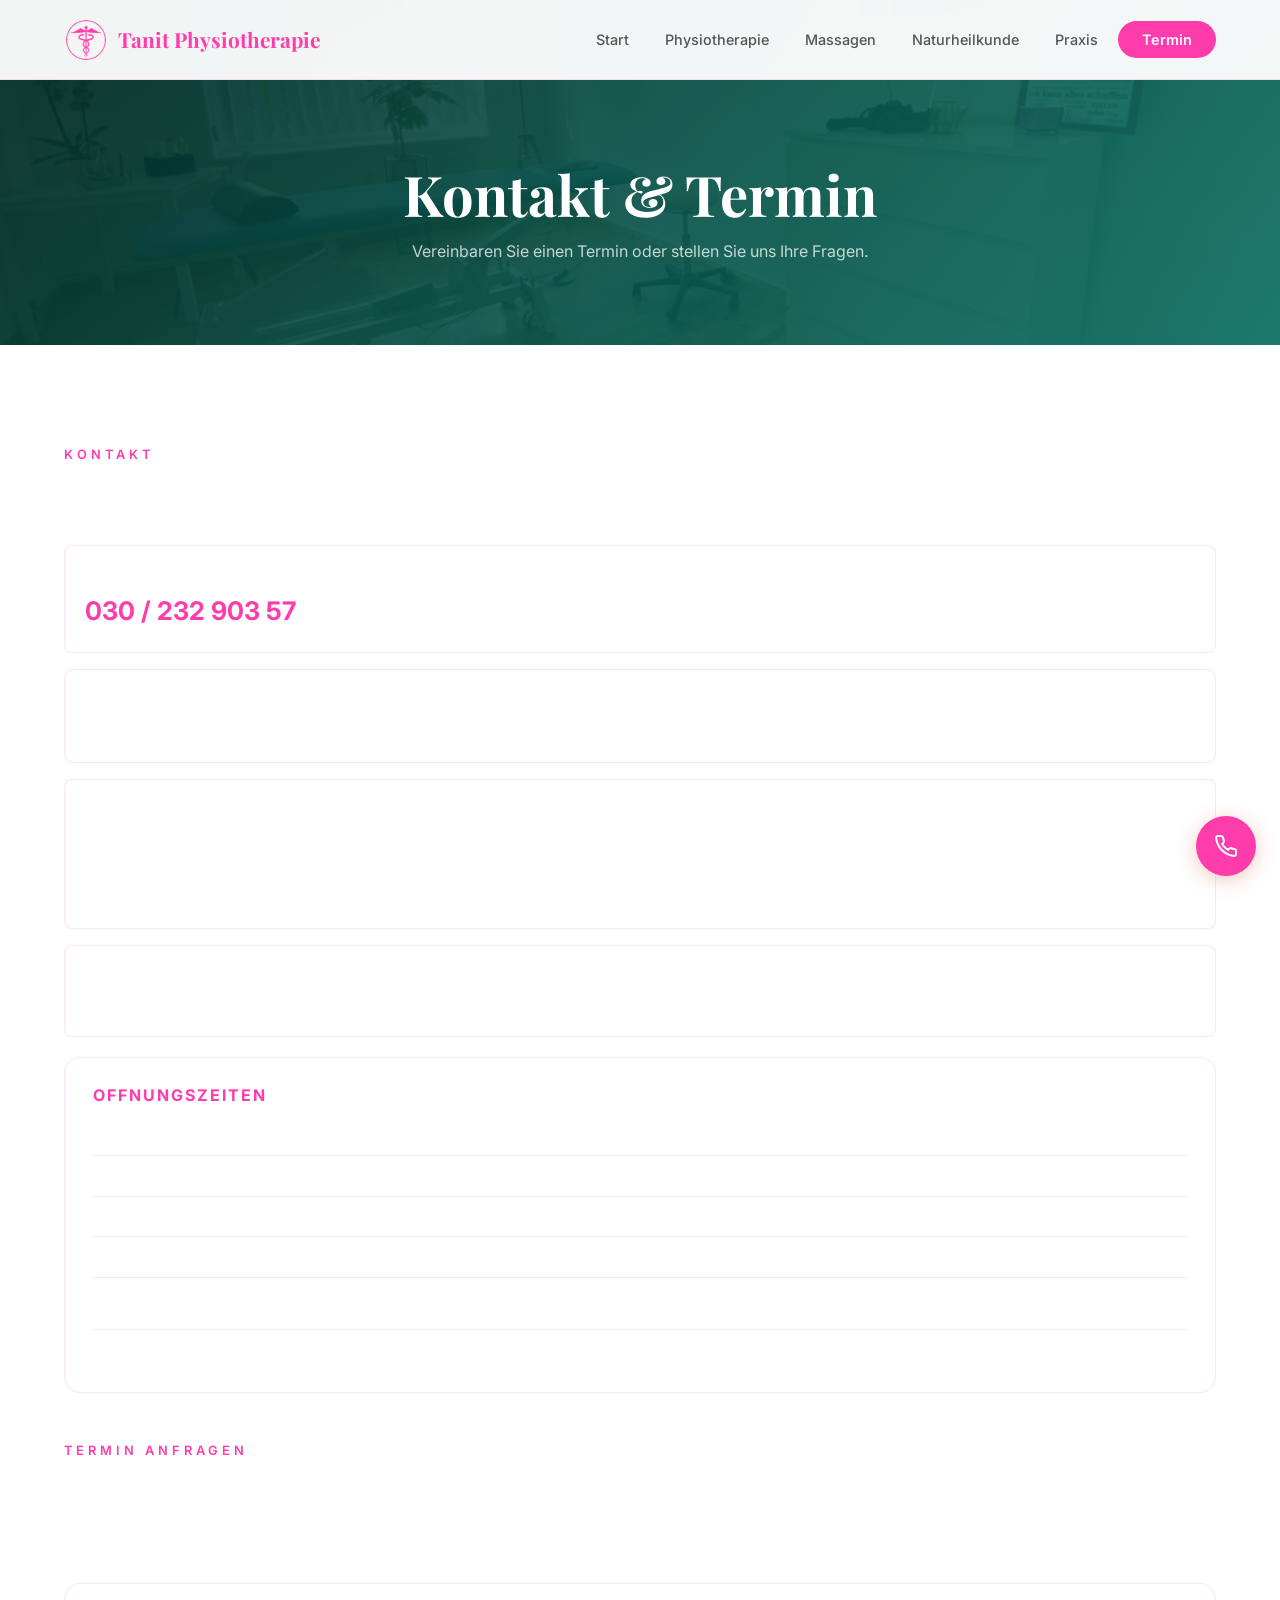
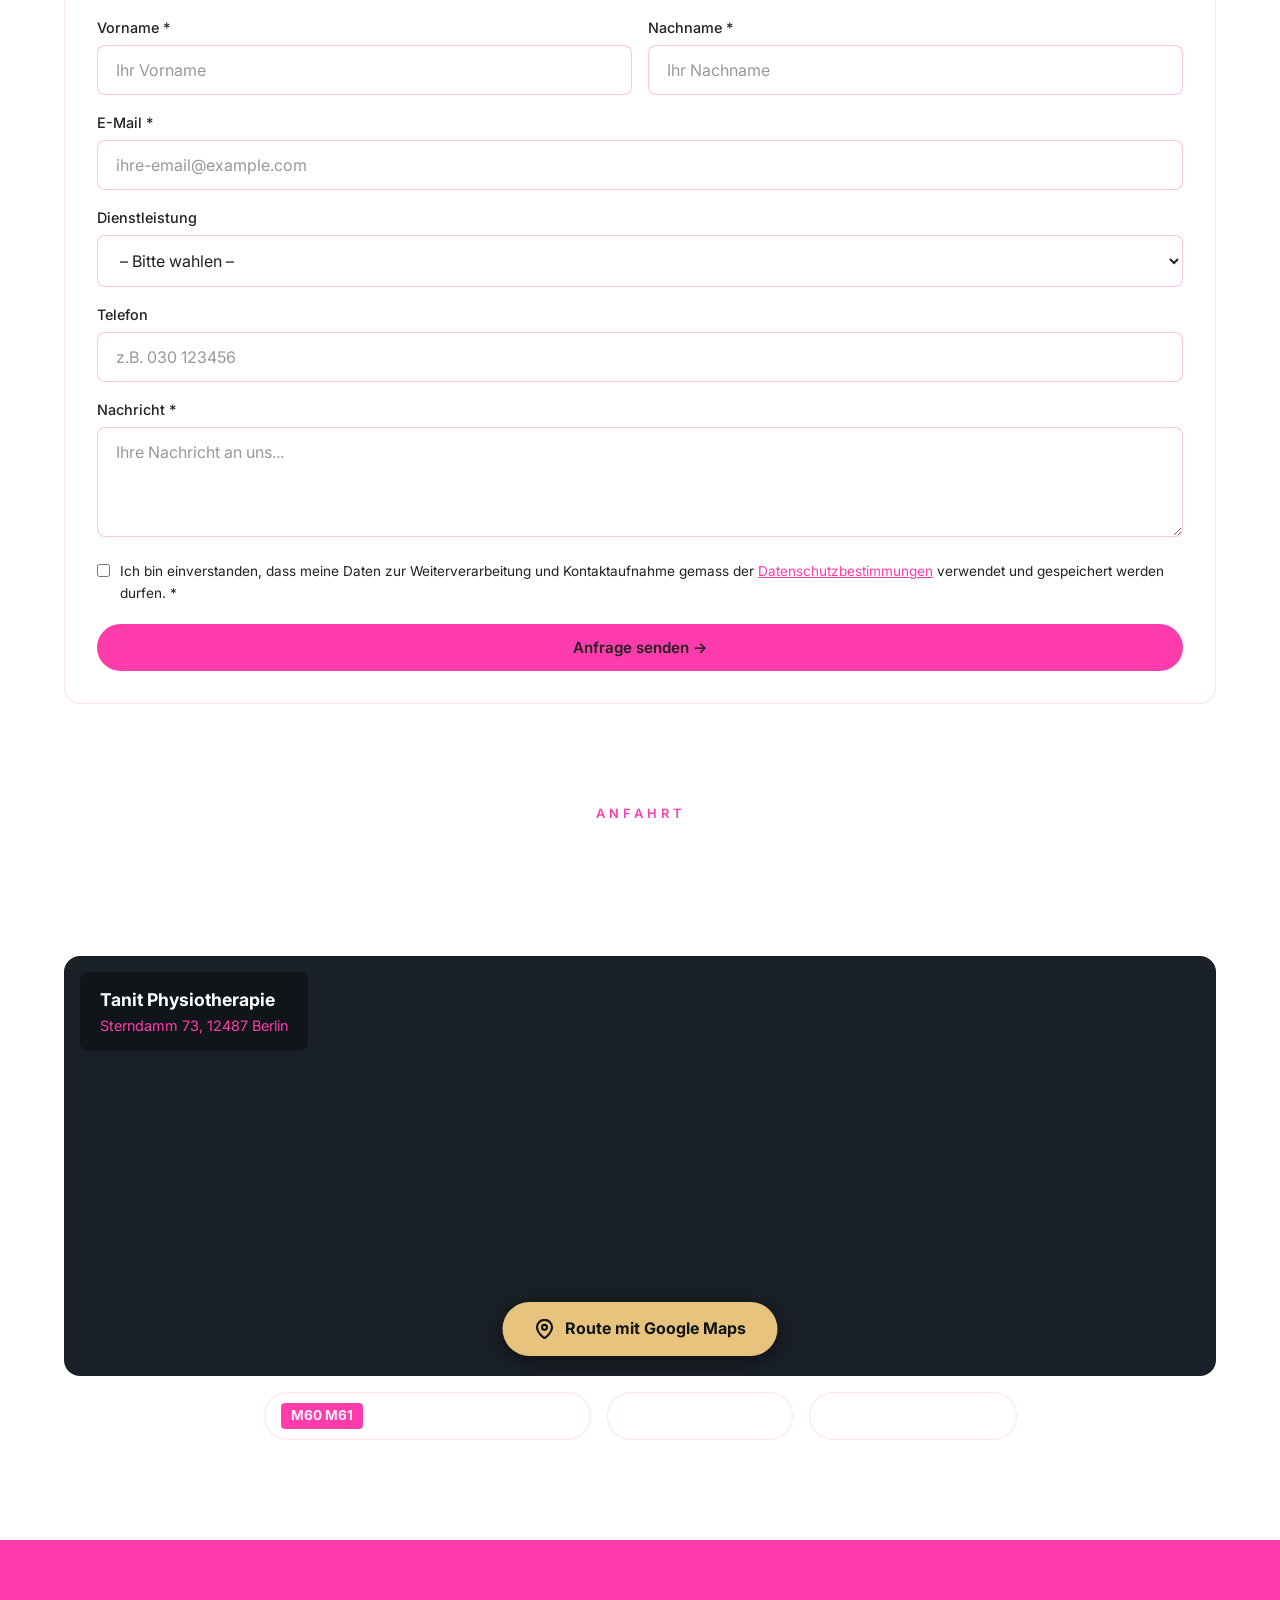
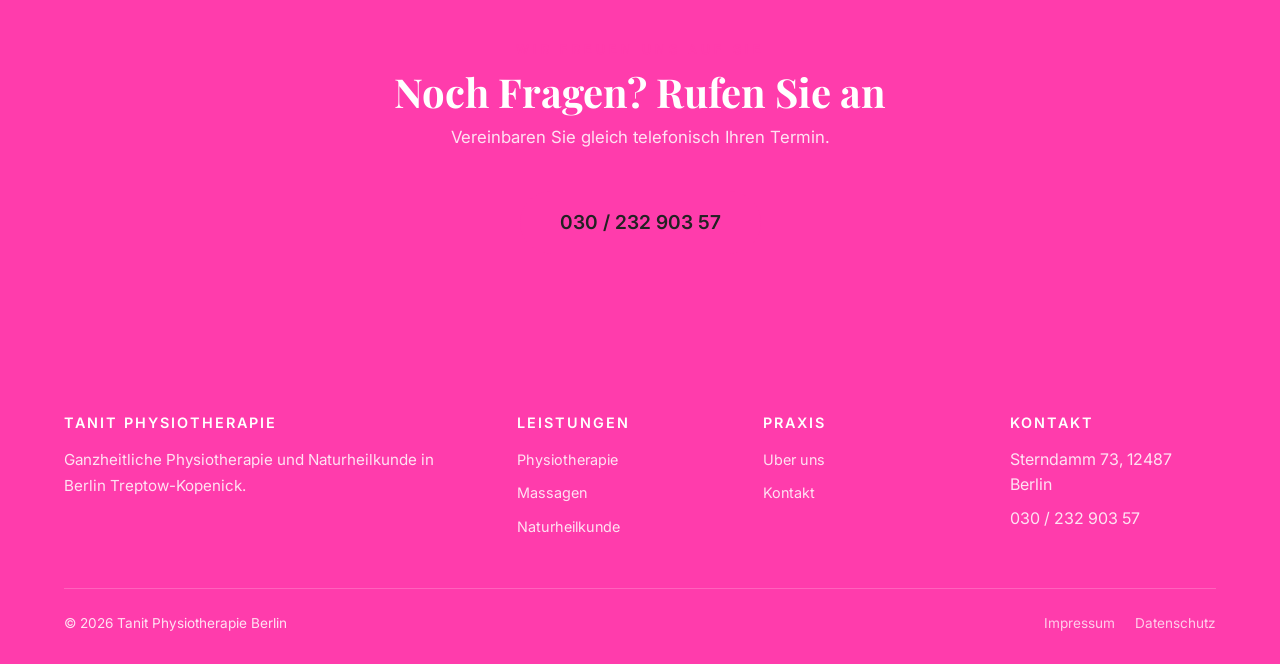
<file: kontakt.html>
<!DOCTYPE html>
<html lang="de">
<head>
  <meta charset="UTF-8">
  <meta name="viewport" content="width=device-width, initial-scale=1.0">
  <title>Kontakt & Termin | Tanit Physiotherapie Berlin</title>
  <meta name="description" content="Kontaktieren Sie Tanit Physiotherapie in Berlin Treptow-Kopenick. Telefon, E-Mail, Anfahrt und Kontaktformular.">
  <link rel="preconnect" href="https://fonts.googleapis.com">
  <link rel="preconnect" href="https://fonts.gstatic.com" crossorigin>
  <link href="https://fonts.googleapis.com/css2?family=Inter:wght@400;500;600;700&family=Playfair+Display:wght@600;700&display=swap" rel="stylesheet">
  <link rel="stylesheet" href="styles.css">
</head>
<body>

  <nav class="nav" id="nav">
    <div class="nav-inner">
      <a href="index.html" class="nav-logo"><img src="images/logo.png" alt="Tanit Physiotherapie Logo" style="width:44px;height:44px;border-radius:50%;"><span>Tanit Physiotherapie</span></a>
      <button class="nav-toggle" id="navToggle" aria-label="Menü öffnen"><span></span><span></span><span></span></button>
      <ul class="nav-links" id="navLinks">
        <li><a href="index.html">Start</a></li>
        <li><a href="physiotherapie.html">Physiotherapie</a></li>
        <li><a href="massage.html">Massagen</a></li>
        <li><a href="naturheilkunde.html">Naturheilkunde</a></li>
        <li><a href="praxis.html">Praxis</a></li>
        <li><a href="kontakt.html" class="active nav-cta">Termin</a></li>
      </ul>
    </div>
  </nav>

  <section class="subpage-hero" style="background: linear-gradient(135deg, rgba(2,44,38,0.92), rgba(13,122,110,0.88)), url('images/practice/IMG-20220602-WA0002.jpg') center/cover no-repeat;">
    <div class="container">
      <h1>Kontakt & Termin</h1>
      <p>Vereinbaren Sie einen Termin oder stellen Sie uns Ihre Fragen.</p>
    </div>
  </section>

  <!-- Kontakt + Formular -->
  <section class="section" style="background: var(--bg-white);">
    <div class="container">
      <div style="display: grid; grid-template-columns: 1fr; gap: 48px;">

        <!-- Linke Spalte: Kontaktdaten -->
        <div>
          <p class="section-subtitle" style="text-align: left;">Kontakt</p>
          <h2 style="color: white;">So erreichen Sie uns</h2>

          <div style="margin-top: 24px; display: grid; gap: 16px;">
            <!-- Telefon -->
            <div style="background: var(--bg-card); border: 1px solid var(--border-dark); border-radius: var(--radius-sm); padding: 20px;">
              <p style="font-size: 0.8rem; text-transform: uppercase; letter-spacing: 2px; color: var(--text-on-dark-muted); margin-bottom: 4px;">Telefon</p>
              <a href="tel:03023290357" style="font-size: 1.6rem; font-weight: 700; color: var(--accent); text-decoration: none;">030 / 232 903 57</a>
            </div>
            <!-- E-Mail -->
            <div style="background: var(--bg-card); border: 1px solid var(--border-dark); border-radius: var(--radius-sm); padding: 20px;">
              <p style="font-size: 0.8rem; text-transform: uppercase; letter-spacing: 2px; color: var(--text-on-dark-muted); margin-bottom: 4px;">E-Mail</p>
              <p style="font-size: 1.1rem; color: white;">praxis@tanit-physiotherapie-berlin.de</p>
            </div>
            <!-- Adresse -->
            <div style="background: var(--bg-card); border: 1px solid var(--border-dark); border-radius: var(--radius-sm); padding: 20px;">
              <p style="font-size: 0.8rem; text-transform: uppercase; letter-spacing: 2px; color: var(--text-on-dark-muted); margin-bottom: 4px;">Adresse</p>
              <p style="font-size: 1.1rem; color: white;">Sterndamm 73<br>12487 Berlin</p>
              <p style="font-size: 0.9rem; color: var(--text-on-dark-muted); margin-top: 4px;">1. Etage, barrierefrei mit Aufzug</p>
            </div>
            <!-- Sprachen -->
            <div style="background: var(--bg-card); border: 1px solid var(--border-dark); border-radius: var(--radius-sm); padding: 20px;">
              <p style="font-size: 0.8rem; text-transform: uppercase; letter-spacing: 2px; color: var(--text-on-dark-muted); margin-bottom: 4px;">Sprachen</p>
              <p style="color: white;">Deutsch · Englisch · Franzosisch · Arabisch</p>
            </div>
          </div>

          <!-- Offnungszeiten -->
          <div style="background: var(--bg-card); border: 1px solid var(--border-dark); border-radius: var(--radius); padding: 28px; margin-top: 20px;">
            <h3 style="color: var(--accent); font-family: 'Inter', sans-serif; font-size: 1rem; letter-spacing: 2px; text-transform: uppercase;">Offnungszeiten</h3>
            <div style="display: grid; gap: 6px; margin-top: 16px;">
              <div style="display: flex; justify-content: space-between; padding: 4px 0; border-bottom: 1px solid var(--border-dark);">
                <span style="color: white;">Montag</span><span style="color: var(--text-on-dark-muted);">11:30 – 20:00 Uhr</span>
              </div>
              <div style="display: flex; justify-content: space-between; padding: 4px 0; border-bottom: 1px solid var(--border-dark);">
                <span style="color: white;">Dienstag</span><span style="color: var(--text-on-dark-muted);">08:00 – 16:00 Uhr</span>
              </div>
              <div style="display: flex; justify-content: space-between; padding: 4px 0; border-bottom: 1px solid var(--border-dark);">
                <span style="color: white;">Mittwoch</span><span style="color: var(--text-on-dark-muted);">11:30 – 20:00 Uhr</span>
              </div>
              <div style="display: flex; justify-content: space-between; padding: 4px 0; border-bottom: 1px solid var(--border-dark);">
                <span style="color: white;">Donnerstag</span><span style="color: var(--text-on-dark-muted);">08:00 – 16:00 Uhr</span>
              </div>
              <div style="display: flex; justify-content: space-between; padding: 4px 0;">
                <span style="color: white;">Freitag</span><span style="color: var(--text-on-dark-muted);">nach Vereinbarung</span>
              </div>
            </div>
            <div style="margin-top: 12px; padding-top: 12px; border-top: 1px solid var(--border-dark);">
              <p style="font-size: 0.85rem; color: var(--text-on-dark-muted);">Naturheilkunde: Fr 12:30 – 17:00 Uhr & nach Vereinbarung</p>
            </div>
          </div>
        </div>

        <!-- Rechte Spalte: Formular -->
        <div>
          <p class="section-subtitle" style="text-align: left;">Termin anfragen</p>
          <h2 style="color: white;">Schreiben Sie uns</h2>
          <p style="color: var(--text-on-dark-muted); margin-bottom: 24px;">Wir melden uns umgehend bei Ihnen zuruck.</p>

          <form class="contact-form" id="contactForm" style="background: var(--bg-card); border: 1px solid var(--border-dark); border-radius: var(--radius); padding: 32px;">
            <div class="form-grid">
              <div class="form-group">
                <label for="vorname">Vorname *</label>
                <input type="text" id="vorname" name="vorname" placeholder="Ihr Vorname" required>
              </div>
              <div class="form-group">
                <label for="nachname">Nachname *</label>
                <input type="text" id="nachname" name="nachname" placeholder="Ihr Nachname" required>
              </div>
              <div class="form-group full-width">
                <label for="email">E-Mail *</label>
                <input type="email" id="email" name="email" placeholder="ihre-email@example.com" required>
              </div>
              <div class="form-group full-width">
                <label for="dienstleistung">Dienstleistung</label>
                <select id="dienstleistung" name="dienstleistung">
                  <option value="">– Bitte wahlen –</option>
                  <option value="physiotherapie">Physiotherapie</option>
                  <option value="massage">Massage</option>
                  <option value="naturheilkunde">Naturheilkunde</option>
                  <option value="allgemein">Allgemeine Frage</option>
                </select>
              </div>
              <div class="form-group full-width">
                <label for="telefon">Telefon</label>
                <input type="tel" id="telefon" name="telefon" placeholder="z.B. 030 123456">
              </div>
              <div class="form-group full-width">
                <label for="nachricht">Nachricht *</label>
                <textarea id="nachricht" name="nachricht" rows="4" placeholder="Ihre Nachricht an uns..." required></textarea>
              </div>
            </div>

            <div class="form-checkbox" style="margin-top: 16px;">
              <input type="checkbox" id="datenschutz" required>
              <label for="datenschutz">Ich bin einverstanden, dass meine Daten zur Weiterverarbeitung und Kontaktaufnahme gemass der <a href="datenschutz.html">Datenschutzbestimmungen</a> verwendet und gespeichert werden durfen. *</label>
            </div>

            <button type="submit" class="btn btn-accent" style="margin-top: 20px; width: 100%; justify-content: center;">
              Anfrage senden &rarr;
            </button>
          </form>
        </div>

      </div>
    </div>
  </section>

  <!-- Anfahrt -->
  <section class="section" style="padding-top: 0; background: var(--bg-white);" id="anfahrt">
    <div class="container">
      <div class="section-center">
        <p class="section-subtitle">Anfahrt</p>
        <h2 class="section-title" style="color: white;">Hier finden Sie uns</h2>
        <p class="section-desc" style="color: var(--text-on-dark-muted);">Zentral in Berlin-Treptow gelegen und gut mit Bus & Bahn erreichbar.</p>
      </div>

      <div style="margin-top: 24px;">

        <!-- Google Maps -->
        <div style="width: 100%; height: 420px; border-radius: var(--radius); overflow: hidden; position: relative; background: #1A2027;">
          <iframe
            src="https://www.google.com/maps/embed?pb=!1m18!1m12!1m3!1d9700!2d13.5062634!3d52.4460339!2m3!1f0!2f0!3f0!3m2!1i1024!2i768!4f13.1!3m3!1m2!1s0x47a84fb3ad79bdf1%3A0x3280454b7a68a0c!2sSterndamm%2073%2C%2012487%20Berlin!5e0!3m2!1sde!2sde!4v1"
            width="100%" height="100%" style="border:0;" allowfullscreen="" loading="lazy" referrerpolicy="no-referrer-when-downgrade"
            title="Google Maps - Tanit Physiotherapie Berlin - Sterndamm 73">
          </iframe>

          <!-- Adresse Overlay -->
          <div style="position: absolute; top: 16px; left: 16px; background: rgba(15,20,25,0.9); padding: 14px 20px; border-radius: var(--radius-sm); z-index: 10;">
            <p style="color: white; font-weight: 700; font-size: 1.1rem;">Tanit Physiotherapie</p>
            <p style="color: var(--accent); font-size: 0.9rem;">Sterndamm 73, 12487 Berlin</p>
          </div>

          <!-- Routen-Button -->
          <a href="https://www.google.com/maps/dir/?api=1&destination=Sterndamm+73,+12487+Berlin" target="_blank" style="position: absolute; bottom: 20px; left: 50%; transform: translateX(-50%); display: inline-flex; align-items: center; gap: 10px; background: #E8C37E; color: #0F1419; padding: 14px 32px; border-radius: 50px; font-weight: 700; font-size: 1rem; text-decoration: none; box-shadow: 0 4px 20px rgba(0,0,0,0.5); z-index: 10;">
            <svg width="20" height="20" viewBox="0 0 24 24" fill="none" stroke="currentColor" stroke-width="2.5"><path d="M21 10c0 7-9 13-9 13s-9-6-9-13a9 9 0 0 1 18 0z"/><circle cx="12" cy="10" r="3"/></svg>
            Route mit Google Maps
          </a>
        </div>

        <!-- Info unter der Karte -->
        <div style="display: flex; flex-wrap: wrap; gap: 16px; margin-top: 16px; justify-content: center;">
          <div style="display: flex; align-items: center; gap: 8px; background: var(--bg-card); border: 1px solid var(--border-dark); padding: 10px 16px; border-radius: 50px;">
            <span style="background: var(--accent); color: var(--bg-dark); padding: 2px 10px; border-radius: 4px; font-weight: 700; font-size: 0.85rem;">M60 M61</span>
            <span style="color: var(--text-on-dark-muted); font-size: 0.9rem;">Sterndamm / Konigsheideweg</span>
          </div>
          <div style="display: flex; align-items: center; gap: 8px; background: var(--bg-card); border: 1px solid var(--border-dark); padding: 10px 16px; border-radius: 50px;">
            <span style="color: var(--text-on-dark-muted); font-size: 0.9rem;">S Schoneweide: 900m</span>
          </div>
          <div style="display: flex; align-items: center; gap: 8px; background: var(--bg-card); border: 1px solid var(--border-dark); padding: 10px 16px; border-radius: 50px;">
            <span style="color: var(--text-on-dark-muted); font-size: 0.9rem;">1. OG · Aufzug barrierefrei</span>
          </div>
        </div>

      </div>
    </div>
  </section>

  <!-- CTA -->
  <section class="section contact-section">
    <div class="container section-center">
      <p class="section-subtitle" style="color: var(--accent);">Wir freuen uns auf Sie</p>
      <h2 class="section-title" style="color: white;">Noch Fragen? Rufen Sie an</h2>
      <p class="section-desc" style="color: rgba(255,255,255,0.85);">Vereinbaren Sie gleich telefonisch Ihren Termin.</p>
      <a href="tel:03023290357" class="btn btn-accent" style="font-size: 1.2rem; padding: 16px 40px;">
        030 / 232 903 57
      </a>
    </div>
  </section>

  <footer class="footer">
    <div class="container">
      <div class="footer-grid">
        <div class="footer-brand"><h4>Tanit Physiotherapie</h4><p>Ganzheitliche Physiotherapie und Naturheilkunde in Berlin Treptow-Kopenick.</p></div>
        <div><h4>Leistungen</h4><ul class="footer-links"><li><a href="physiotherapie.html">Physiotherapie</a></li><li><a href="massage.html">Massagen</a></li><li><a href="naturheilkunde.html">Naturheilkunde</a></li></ul></div>
        <div><h4>Praxis</h4><ul class="footer-links"><li><a href="praxis.html">Uber uns</a></li><li><a href="kontakt.html">Kontakt</a></li></ul></div>
        <div><h4>Kontakt</h4><ul class="footer-links"><li>Sterndamm 73, 12487 Berlin</li><li>030 / 232 903 57</li></ul></div>
      </div>
      <div class="footer-bottom"><span>&copy; 2026 Tanit Physiotherapie Berlin</span><div class="footer-bottom-links"><a href="impressum.html">Impressum</a><a href="datenschutz.html">Datenschutz</a></div></div>
    </div>
  </footer>

  <a href="tel:03023290357" class="phone-float" aria-label="Anrufen"><svg width="24" height="24" viewBox="0 0 24 24" fill="none" stroke="currentColor" stroke-width="2" stroke-linecap="round" stroke-linejoin="round"><path d="M22 16.92v3a2 2 0 0 1-2.18 2 19.79 19.79 0 0 1-8.63-3.07 19.5 19.5 0 0 1-6-6 19.79 19.79 0 0 1-3.07-8.67A2 2 0 0 1 4.11 2h3a2 2 0 0 1 2 1.72 12.84 12.84 0 0 0 .7 2.81 2 2 0 0 1-.45 2.11L8.09 9.91a16 16 0 0 0 6 6l1.27-1.27a2 2 0 0 1 2.11-.45 12.84 12.84 0 0 0 2.81.7A2 2 0 0 1 22 16.92z"/></svg></a>

  <script src="main.js"></script>
</body>
</html>
</file>
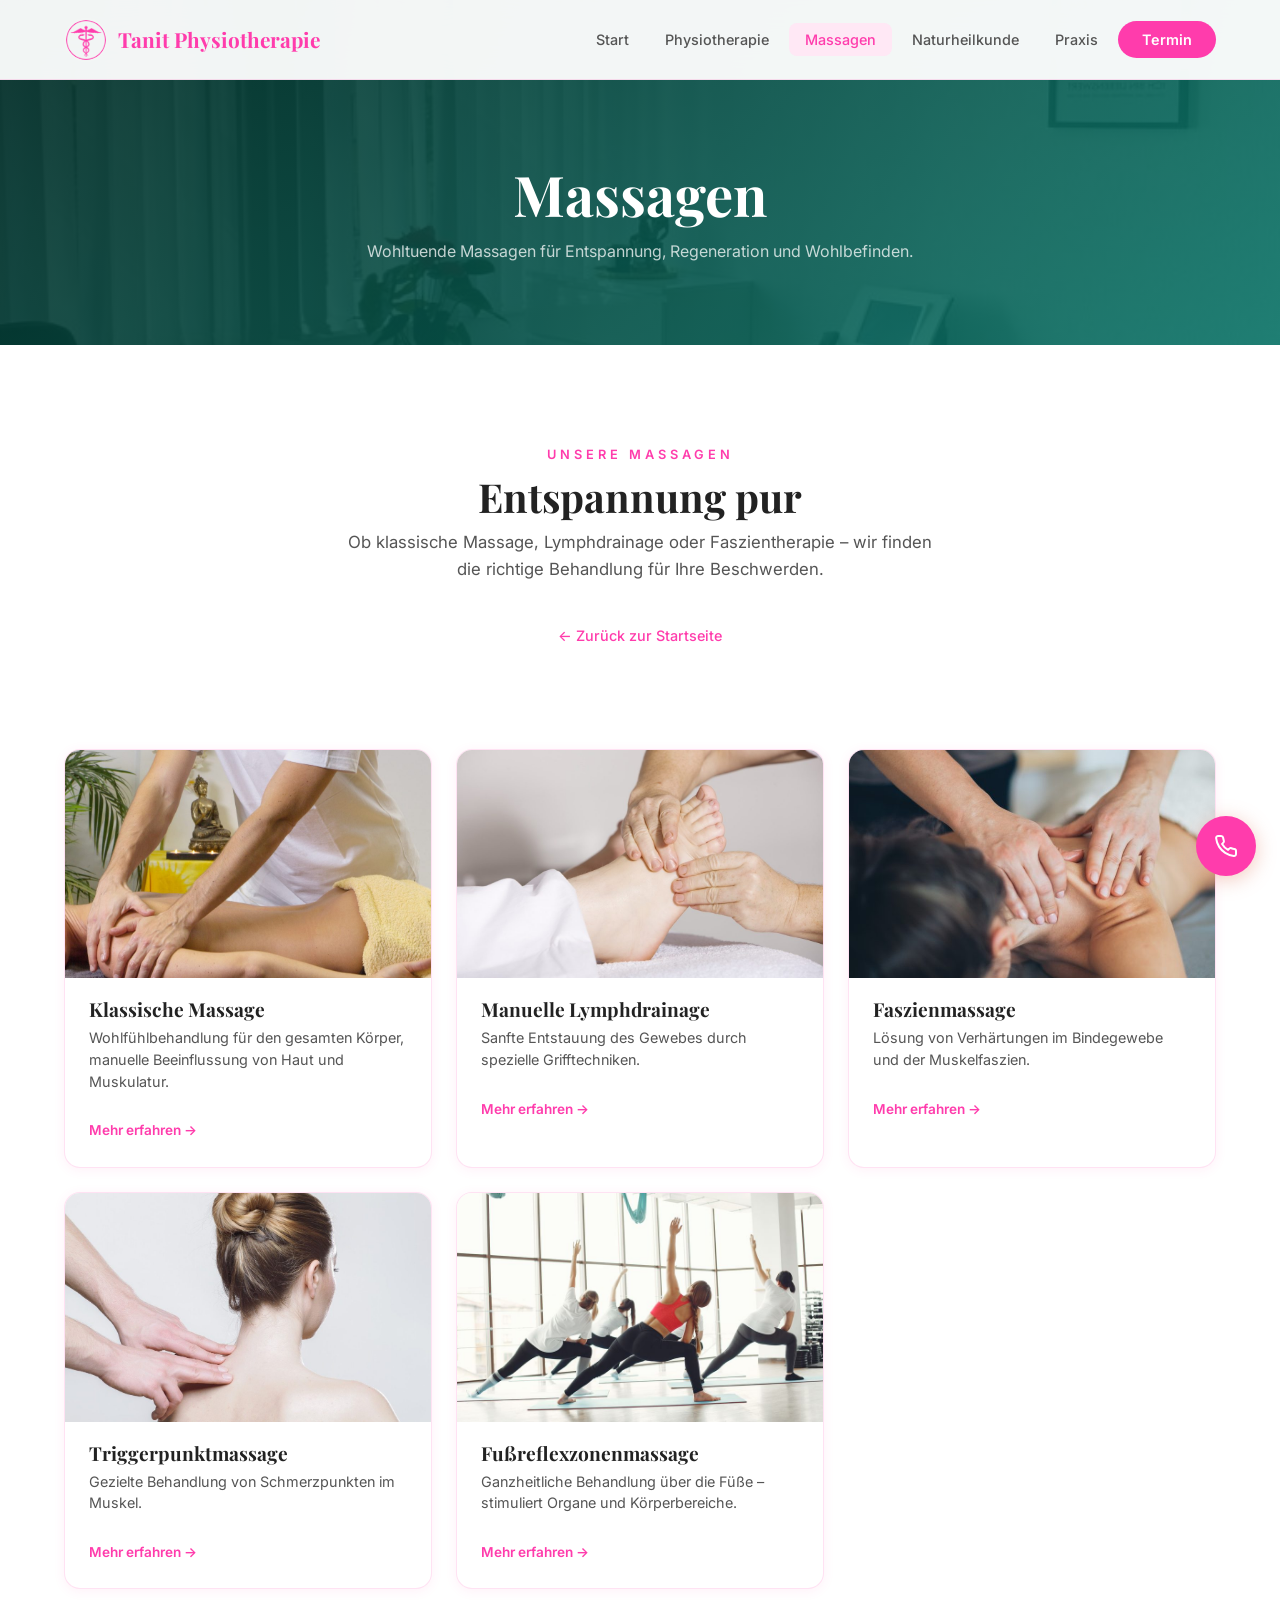
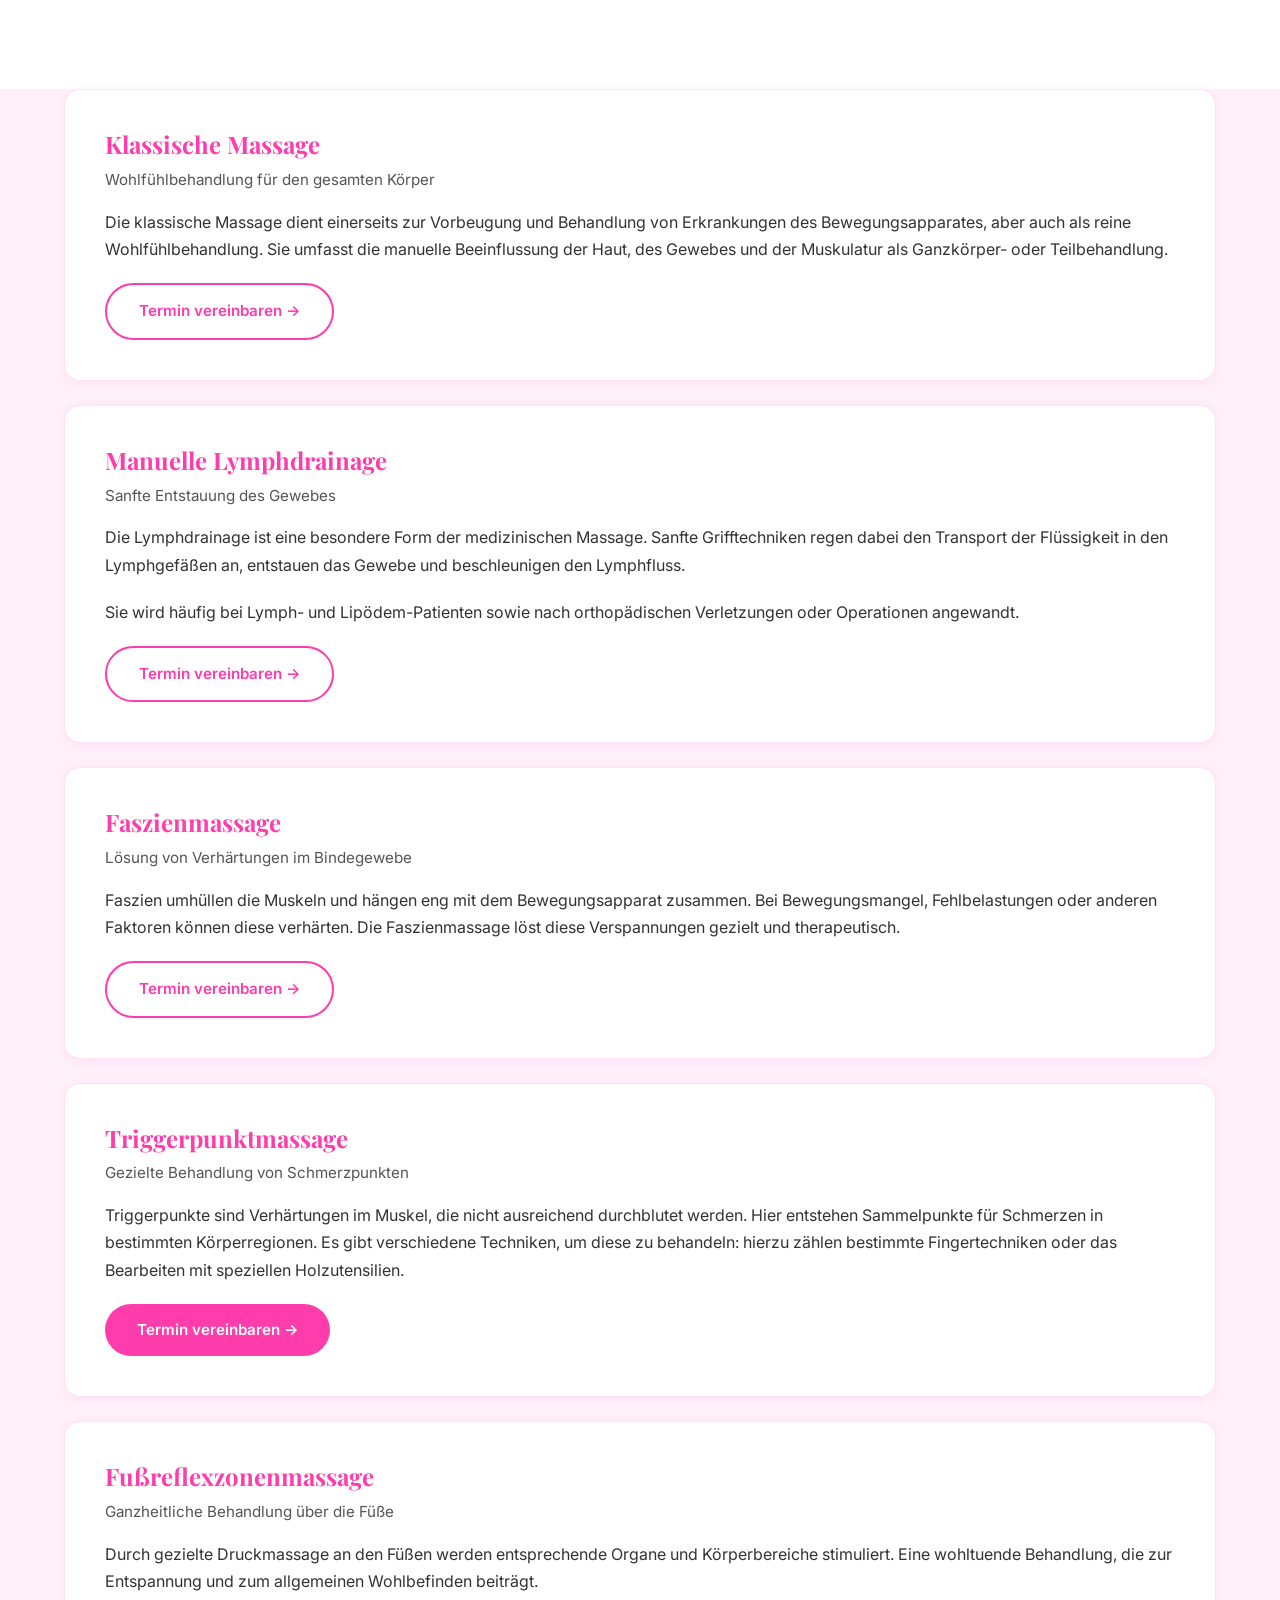
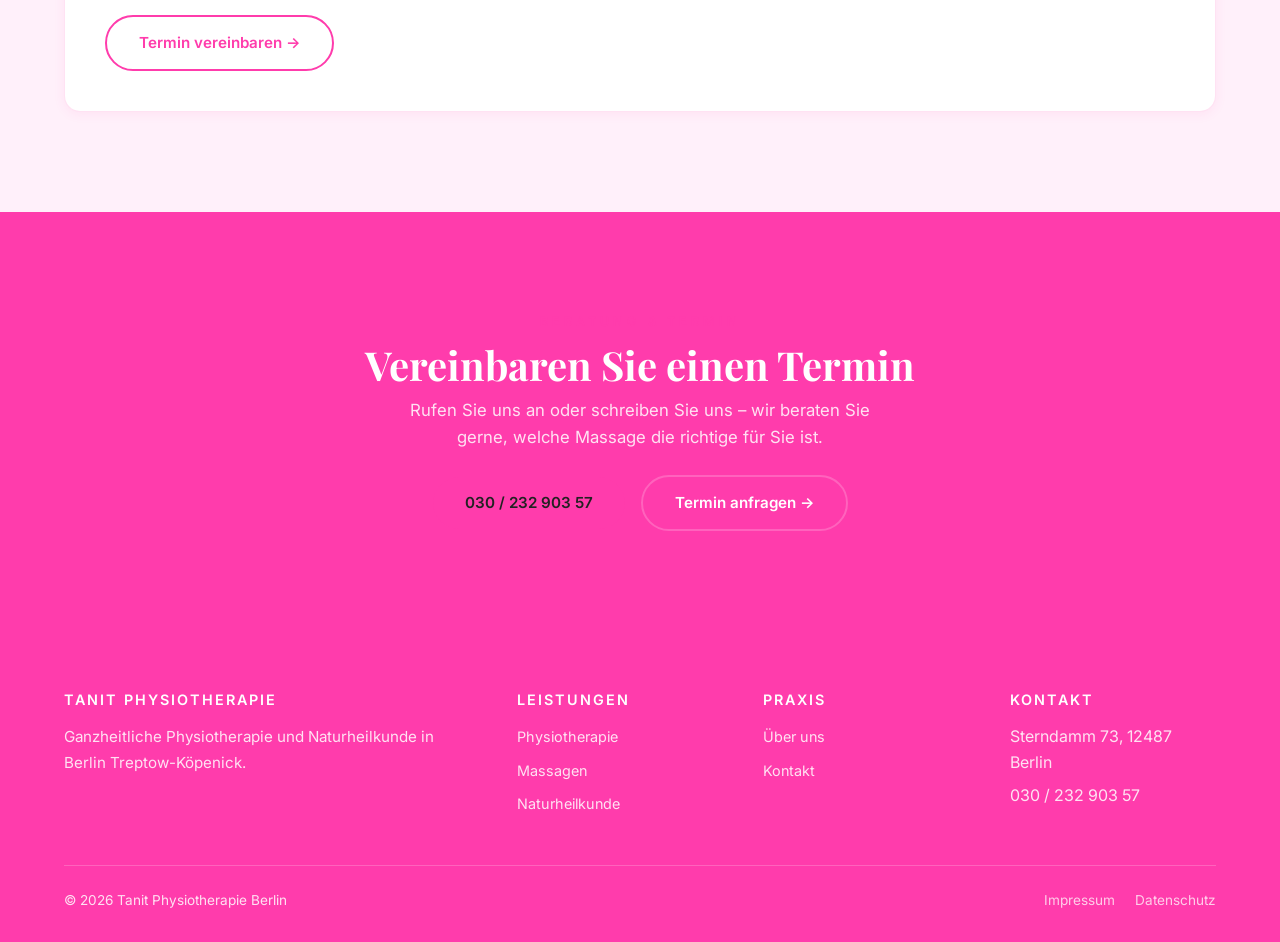
<file: massage.html>
<!DOCTYPE html>
<html lang="de">
<head>
  <meta charset="UTF-8">
  <meta name="viewport" content="width=device-width, initial-scale=1.0">
  <title>Massagen Berlin | Tanit Physiotherapie</title>
  <meta name="description" content="Klassische Massage, Lymphdrainage, Faszienmassage & Triggerpunktmassage in Berlin Treptow-Köpenick. Entspannung und Regeneration bei Tanit Physiotherapie.">
  <link rel="preconnect" href="https://fonts.googleapis.com">
  <link rel="preconnect" href="https://fonts.gstatic.com" crossorigin>
  <link href="https://fonts.googleapis.com/css2?family=Inter:wght@400;500;600;700&family=Playfair+Display:wght@600;700&display=swap" rel="stylesheet">
  <link rel="stylesheet" href="styles.css">
</head>
<body>

  <nav class="nav" id="nav">
    <div class="nav-inner">
      <a href="index.html" class="nav-logo"><img src="images/logo.png" alt="Tanit Physiotherapie Logo" style="width:44px;height:44px;border-radius:50%;"><span>Tanit Physiotherapie</span></a>
      <button class="nav-toggle" id="navToggle" aria-label="Menü öffnen"><span></span><span></span><span></span></button>
      <ul class="nav-links" id="navLinks">
        <li><a href="index.html">Start</a></li>
        <li><a href="physiotherapie.html">Physiotherapie</a></li>
        <li><a href="massage.html" class="active">Massagen</a></li>
        <li><a href="naturheilkunde.html">Naturheilkunde</a></li>
        <li><a href="praxis.html">Praxis</a></li>
        <li><a href="kontakt.html" class="nav-cta">Termin</a></li>
      </ul>
    </div>
  </nav>

  <section class="subpage-hero" style="background: linear-gradient(135deg, rgba(2,44,38,0.92), rgba(13,122,110,0.88)), url('images/practice/IMG-20220602-WA0023.jpg') center/cover no-repeat;">
    <div class="container">
      <h1>Massagen</h1>
      <p>Wohltuende Massagen für Entspannung, Regeneration und Wohlbefinden.</p>
    </div>
  </section>

  <section class="section" style="background: var(--bg-white);">
    <div class="container section-center">
      <p class="section-subtitle">Unsere Massagen</p>
      <h2 class="section-title">Entspannung pur</h2>
      <p class="section-desc">Ob klassische Massage, Lymphdrainage oder Faszientherapie – wir finden die richtige Behandlung für Ihre Beschwerden.</p>
      <a href="index.html" class="back-link" style="margin-bottom: 0;">&larr; Zurück zur Startseite</a>
    </div>
  </section>

  <!-- Image Card Grid -->
  <section class="section" style="padding-top: 0; background: var(--bg-white);">
    <div class="container">
      <div class="service-card-grid">

        <div class="service-card" onclick="location.href='#klassische-massage'">
          <div class="service-card-img">
            <img src="images/massage/klassische-massage.jpg" alt="Klassische Massage" loading="lazy">
          </div>
          <div class="service-card-body">
            <h3>Klassische Massage</h3>
            <p>Wohlfühlbehandlung für den gesamten Körper, manuelle Beeinflussung von Haut und Muskulatur.</p>
            <span class="card-link">Mehr erfahren &rarr;</span>
          </div>
        </div>

        <div class="service-card" onclick="location.href='#lymphdrainage'">
          <div class="service-card-img">
            <img src="images/massage/lymphdrainage.jpg" alt="Lymphdrainage" loading="lazy">
          </div>
          <div class="service-card-body">
            <h3>Manuelle Lymphdrainage</h3>
            <p>Sanfte Entstauung des Gewebes durch spezielle Grifftechniken.</p>
            <span class="card-link">Mehr erfahren &rarr;</span>
          </div>
        </div>

        <div class="service-card" onclick="location.href='#faszienmassage'">
          <div class="service-card-img">
            <img src="images/massage/faszienmassage.jpg" alt="Faszienmassage" loading="lazy">
          </div>
          <div class="service-card-body">
            <h3>Faszienmassage</h3>
            <p>Lösung von Verhärtungen im Bindegewebe und der Muskelfaszien.</p>
            <span class="card-link">Mehr erfahren &rarr;</span>
          </div>
        </div>

        <div class="service-card" onclick="location.href='#triggerpunkt'">
          <div class="service-card-img">
            <img src="images/massage/triggerpunkt.jpg" alt="Triggerpunktmassage" loading="lazy">
          </div>
          <div class="service-card-body">
            <h3>Triggerpunktmassage</h3>
            <p>Gezielte Behandlung von Schmerzpunkten im Muskel.</p>
            <span class="card-link">Mehr erfahren &rarr;</span>
          </div>
        </div>

        <div class="service-card" onclick="location.href='#fussreflex'">
          <div class="service-card-img">
            <img src="images/massage/fussreflexzone.jpg" alt="Fußreflexzonenmassage" loading="lazy">
          </div>
          <div class="service-card-body">
            <h3>Fußreflexzonenmassage</h3>
            <p>Ganzheitliche Behandlung über die Füße – stimuliert Organe und Körperbereiche.</p>
            <span class="card-link">Mehr erfahren &rarr;</span>
          </div>
        </div>

      </div>
    </div>
  </section>

  <!-- Detail Sections -->
  <section class="section" style="padding-top: 0; background: var(--bg-dark);">
    <div class="container">

      <div class="service-detail" id="klassische-massage">
        <h2>Klassische Massage</h2>
        <p class="service-meta">Wohlfühlbehandlung für den gesamten Körper</p>
        <p>Die klassische Massage dient einerseits zur Vorbeugung und Behandlung von Erkrankungen des Bewegungsapparates, aber auch als reine Wohlfühlbehandlung. Sie umfasst die manuelle Beeinflussung der Haut, des Gewebes und der Muskulatur als Ganzkörper- oder Teilbehandlung.</p>
        <a href="kontakt.html" class="btn btn-outline">Termin vereinbaren &rarr;</a>
      </div>

      <div class="service-detail" id="lymphdrainage">
        <h2>Manuelle Lymphdrainage</h2>
        <p class="service-meta">Sanfte Entstauung des Gewebes</p>
        <p>Die Lymphdrainage ist eine besondere Form der medizinischen Massage. Sanfte Grifftechniken regen dabei den Transport der Flüssigkeit in den Lymphgefäßen an, entstauen das Gewebe und beschleunigen den Lymphfluss.</p>
        <p>Sie wird häufig bei Lymph- und Lipödem-Patienten sowie nach orthopädischen Verletzungen oder Operationen angewandt.</p>
        <a href="kontakt.html" class="btn btn-outline">Termin vereinbaren &rarr;</a>
      </div>

      <div class="service-detail" id="faszienmassage">
        <h2>Faszienmassage</h2>
        <p class="service-meta">Lösung von Verhärtungen im Bindegewebe</p>
        <p>Faszien umhüllen die Muskeln und hängen eng mit dem Bewegungsapparat zusammen. Bei Bewegungsmangel, Fehlbelastungen oder anderen Faktoren können diese verhärten. Die Faszienmassage löst diese Verspannungen gezielt und therapeutisch.</p>
        <a href="kontakt.html" class="btn btn-outline">Termin vereinbaren &rarr;</a>
      </div>

      <div class="service-detail" id="triggerpunkt">
        <h2>Triggerpunktmassage</h2>
        <p class="service-meta">Gezielte Behandlung von Schmerzpunkten</p>
        <p>Triggerpunkte sind Verhärtungen im Muskel, die nicht ausreichend durchblutet werden. Hier entstehen Sammelpunkte für Schmerzen in bestimmten Körperregionen. Es gibt verschiedene Techniken, um diese zu behandeln: hierzu zählen bestimmte Fingertechniken oder das Bearbeiten mit speziellen Holzutensilien.</p>
        <a href="kontakt.html" class="btn btn-primary">Termin vereinbaren &rarr;</a>
      </div>

      <div class="service-detail" id="fussreflex">
        <h2>Fußreflexzonenmassage</h2>
        <p class="service-meta">Ganzheitliche Behandlung über die Füße</p>
        <p>Durch gezielte Druckmassage an den Füßen werden entsprechende Organe und Körperbereiche stimuliert. Eine wohltuende Behandlung, die zur Entspannung und zum allgemeinen Wohlbefinden beiträgt.</p>
        <a href="kontakt.html" class="btn btn-outline">Termin vereinbaren &rarr;</a>
      </div>

    </div>
  </section>

  <!-- CTA -->
  <section class="section contact-section">
    <div class="container section-center">
      <p class="section-subtitle" style="color: var(--accent);">Beratung & Termin</p>
      <h2 class="section-title" style="color: white;">Vereinbaren Sie einen Termin</h2>
      <p class="section-desc" style="color: rgba(255,255,255,0.85); max-width: 500px; margin: 0 auto 24px;">Rufen Sie uns an oder schreiben Sie uns – wir beraten Sie gerne, welche Massage die richtige für Sie ist.</p>
      <a href="tel:03023290357" class="btn btn-accent" style="margin-right: 12px;">030 / 232 903 57</a>
      <a href="kontakt.html" class="btn btn-outline-light">Termin anfragen &rarr;</a>
    </div>
  </section>

  <footer class="footer">
    <div class="container">
      <div class="footer-grid">
        <div class="footer-brand"><h4>Tanit Physiotherapie</h4><p>Ganzheitliche Physiotherapie und Naturheilkunde in Berlin Treptow-Köpenick.</p></div>
        <div><h4>Leistungen</h4><ul class="footer-links"><li><a href="physiotherapie.html">Physiotherapie</a></li><li><a href="massage.html">Massagen</a></li><li><a href="naturheilkunde.html">Naturheilkunde</a></li></ul></div>
        <div><h4>Praxis</h4><ul class="footer-links"><li><a href="praxis.html">Über uns</a></li><li><a href="kontakt.html">Kontakt</a></li></ul></div>
        <div><h4>Kontakt</h4><ul class="footer-links"><li>Sterndamm 73, 12487 Berlin</li><li>030 / 232 903 57</li></ul></div>
      </div>
      <div class="footer-bottom"><span>&copy; 2026 Tanit Physiotherapie Berlin</span><div class="footer-bottom-links"><a href="impressum.html">Impressum</a><a href="datenschutz.html">Datenschutz</a></div></div>
    </div>
  </footer>

  <a href="tel:03023290357" class="phone-float" aria-label="Anrufen"><svg width="24" height="24" viewBox="0 0 24 24" fill="none" stroke="currentColor" stroke-width="2" stroke-linecap="round" stroke-linejoin="round"><path d="M22 16.92v3a2 2 0 0 1-2.18 2 19.79 19.79 0 0 1-8.63-3.07 19.5 19.5 0 0 1-6-6 19.79 19.79 0 0 1-3.07-8.67A2 2 0 0 1 4.11 2h3a2 2 0 0 1 2 1.72 12.84 12.84 0 0 0 .7 2.81 2 2 0 0 1-.45 2.11L8.09 9.91a16 16 0 0 0 6 6l1.27-1.27a2 2 0 0 1 2.11-.45 12.84 12.84 0 0 0 2.81.7A2 2 0 0 1 22 16.92z"/></svg></a>

  <script src="main.js"></script>
</body>
</html>
</file>
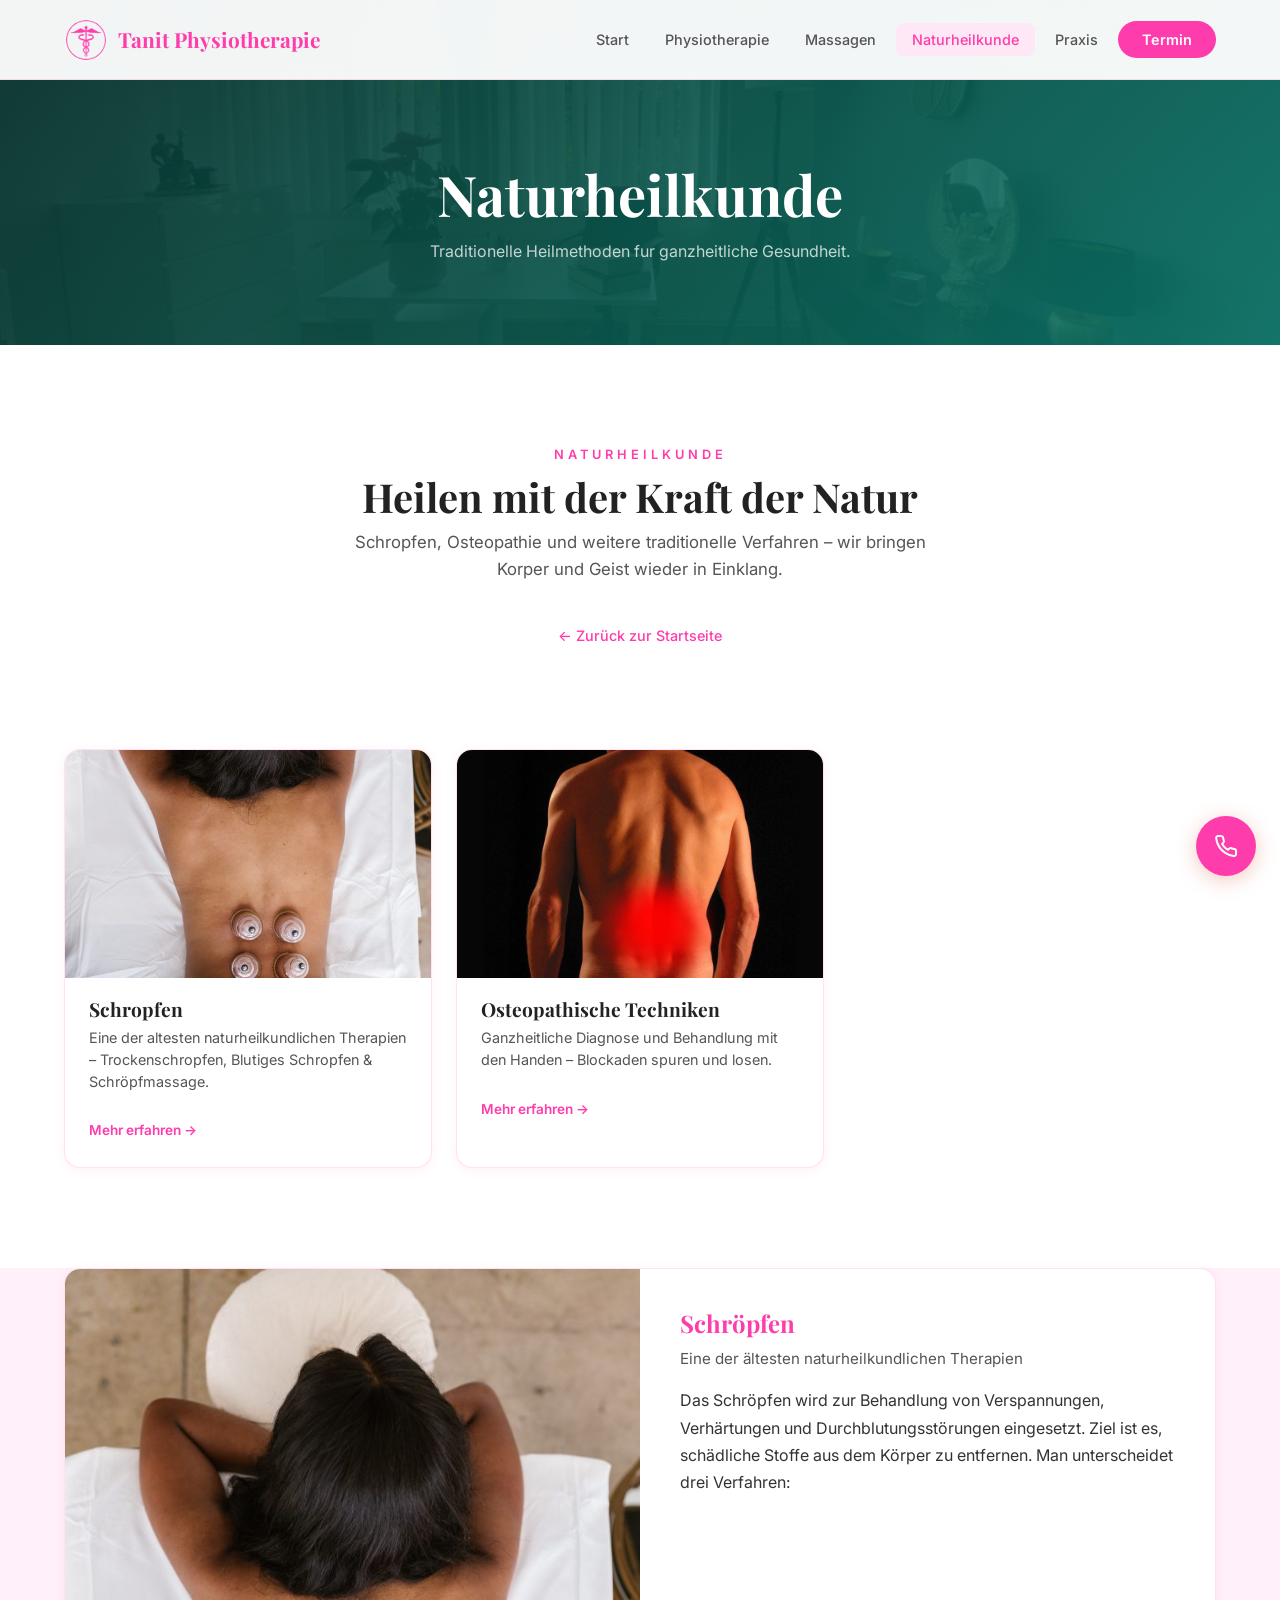
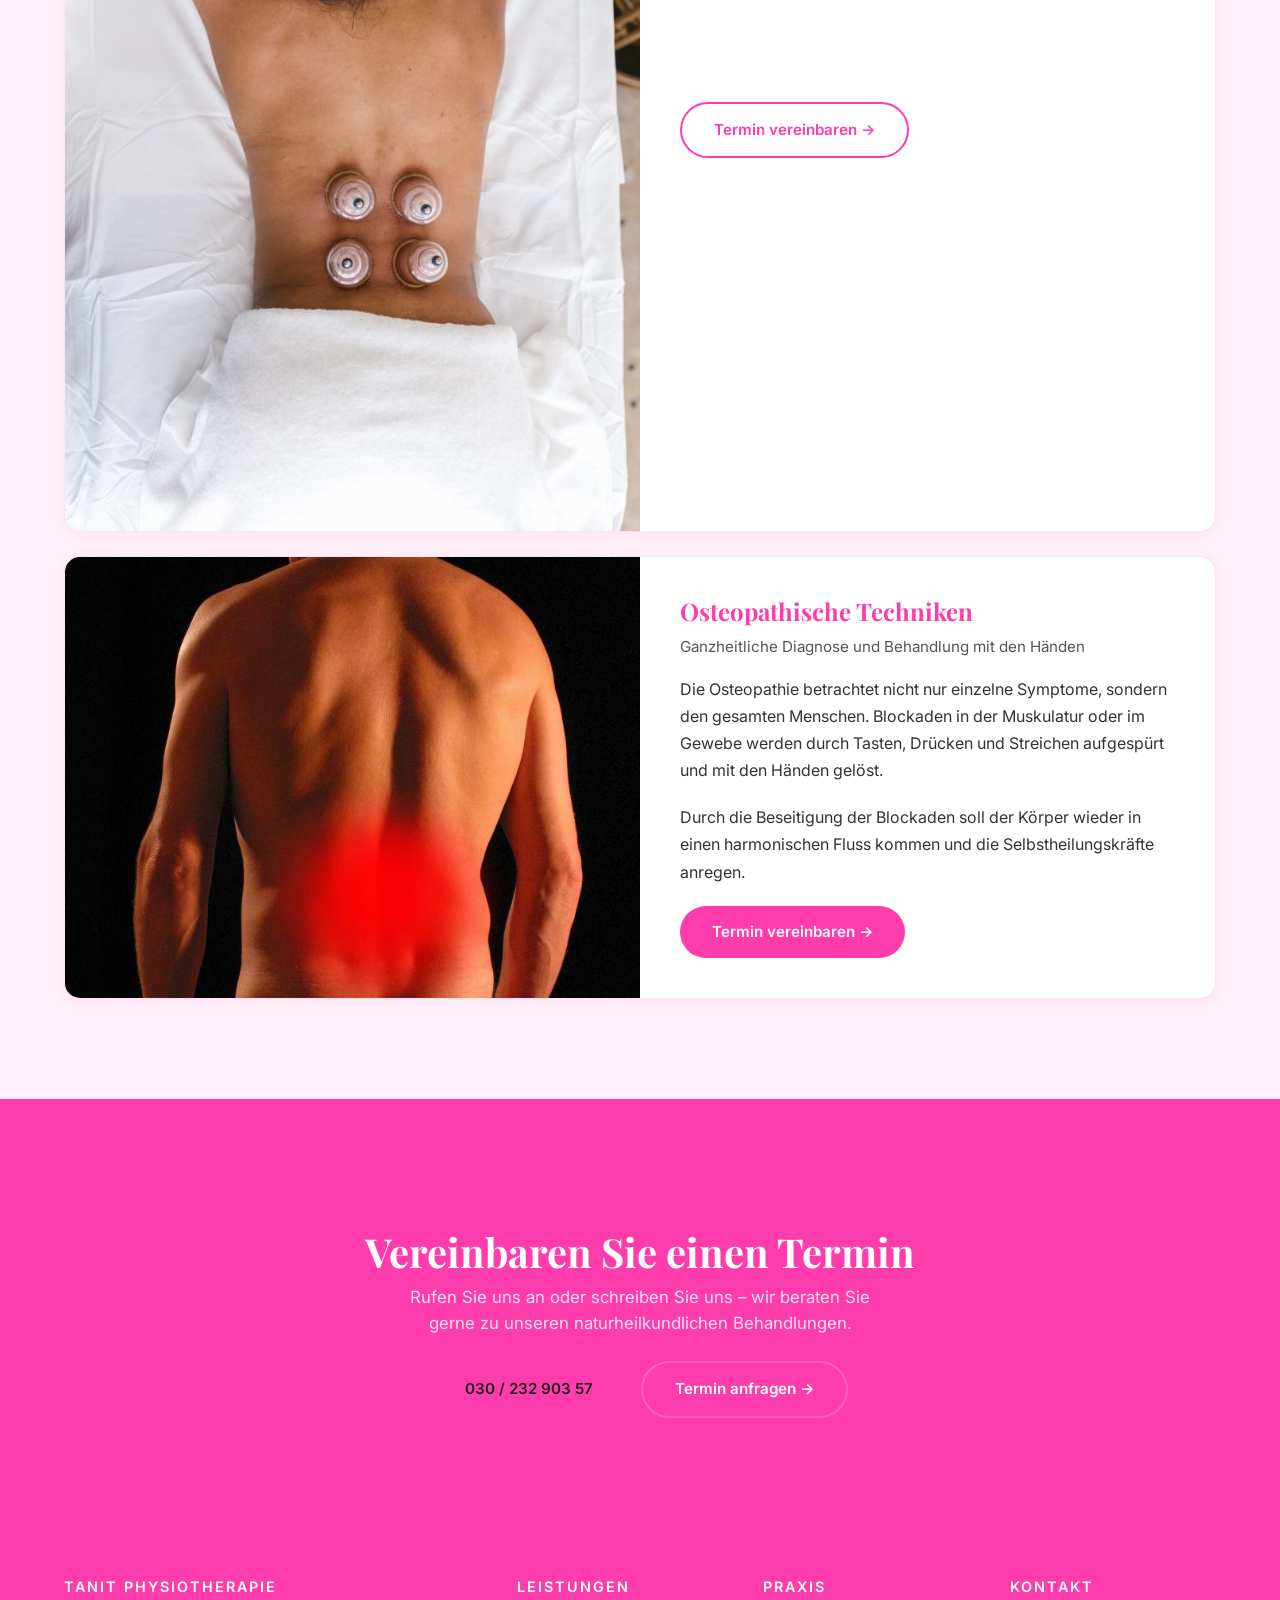
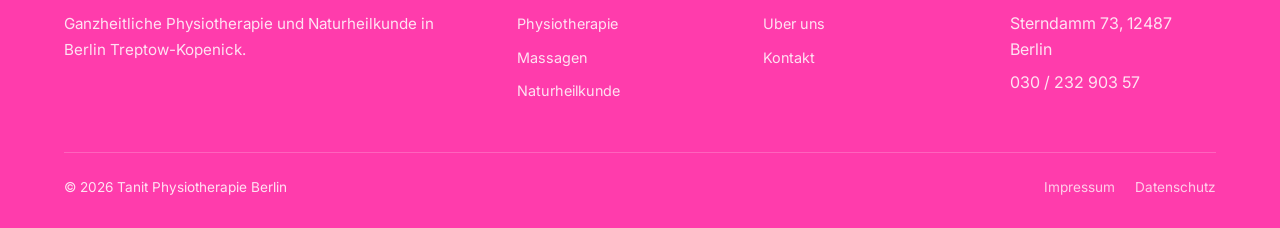
<file: naturheilkunde.html>
<!DOCTYPE html>
<html lang="de">
<head>
  <meta charset="UTF-8">
  <meta name="viewport" content="width=device-width, initial-scale=1.0">
  <title>Naturheilkunde Berlin | Tanit Physiotherapie</title>
  <meta name="description" content="Schropfen, Osteopathie & ganzheitliche Therapien in Berlin Treptow-Kopenick. Traditionelle Naturheilkunde bei Tanit Physiotherapie.">
  <link rel="preconnect" href="https://fonts.googleapis.com">
  <link rel="preconnect" href="https://fonts.gstatic.com" crossorigin>
  <link href="https://fonts.googleapis.com/css2?family=Inter:wght@400;500;600;700&family=Playfair+Display:wght@600;700&display=swap" rel="stylesheet">
  <link rel="stylesheet" href="styles.css">
</head>
<body>

  <nav class="nav" id="nav">
    <div class="nav-inner">
      <a href="index.html" class="nav-logo"><img src="images/logo.png" alt="Tanit Physiotherapie Logo" style="width:44px;height:44px;border-radius:50%;"><span>Tanit Physiotherapie</span></a>
      <button class="nav-toggle" id="navToggle" aria-label="Menü öffnen"><span></span><span></span><span></span></button>
      <ul class="nav-links" id="navLinks">
        <li><a href="index.html">Start</a></li>
        <li><a href="physiotherapie.html">Physiotherapie</a></li>
        <li><a href="massage.html">Massagen</a></li>
        <li><a href="naturheilkunde.html" class="active">Naturheilkunde</a></li>
        <li><a href="praxis.html">Praxis</a></li>
        <li><a href="kontakt.html" class="nav-cta">Termin</a></li>
      </ul>
    </div>
  </nav>

  <section class="subpage-hero" style="background: linear-gradient(135deg, rgba(2,44,38,0.92), rgba(13,122,110,0.88)), url('images/practice/IMG-20220602-WA0030.jpg') center/cover no-repeat;">
    <div class="container">
      <h1>Naturheilkunde</h1>
      <p>Traditionelle Heilmethoden fur ganzheitliche Gesundheit.</p>
    </div>
  </section>

  <section class="section" style="background: var(--bg-white);">
    <div class="container section-center">
      <p class="section-subtitle">Naturheilkunde</p>
      <h2 class="section-title">Heilen mit der Kraft der Natur</h2>
      <p class="section-desc">Schropfen, Osteopathie und weitere traditionelle Verfahren – wir bringen Korper und Geist wieder in Einklang.</p>
      <a href="index.html" class="back-link" style="margin-bottom: 0;">&larr; Zurück zur Startseite</a>
    </div>
  </section>

  <!-- Image Card Grid -->
  <section class="section" style="padding-top: 0; background: var(--bg-white);">
    <div class="container">
      <div class="service-card-grid">

        <div class="service-card" onclick="location.href='#schropfen'">
          <div class="service-card-img">
            <img src="images/naturheilkunde/schropfen.jpg" alt="Schröpfen" loading="lazy">
          </div>
          <div class="service-card-body">
            <h3>Schropfen</h3>
            <p>Eine der altesten naturheilkundlichen Therapien – Trockenschropfen, Blutiges Schropfen & Schröpfmassage.</p>
            <span class="card-link">Mehr erfahren &rarr;</span>
          </div>
        </div>

        <div class="service-card" onclick="location.href='#osteopathie'">
          <div class="service-card-img">
            <img src="images/naturheilkunde/osteopathie.jpg" alt="Osteopathische Techniken" loading="lazy">
          </div>
          <div class="service-card-body">
            <h3>Osteopathische Techniken</h3>
            <p>Ganzheitliche Diagnose und Behandlung mit den Handen – Blockaden spuren und losen.</p>
            <span class="card-link">Mehr erfahren &rarr;</span>
          </div>
        </div>

      </div>
    </div>
  </section>

  <!-- Detail Sections -->
  <section class="section" style="padding-top: 0; background: var(--bg-dark);">
    <div class="container">

      <div class="service-detail" id="schropfen" style="padding: 0; overflow: hidden;">
        <div style="display: grid; grid-template-columns: 1fr 1fr; min-height: 380px;">
          <img src="images/naturheilkunde/schropfen.jpg" alt="Schröpfen" style="width:100%; height:100%; object-fit:cover; display:block;">
          <div style="padding: 40px;">
            <h2>Schröpfen</h2>
            <p class="service-meta">Eine der ältesten naturheilkundlichen Therapien</p>
            <p>Das Schröpfen wird zur Behandlung von Verspannungen, Verhärtungen und Durchblutungsstörungen eingesetzt. Ziel ist es, schädliche Stoffe aus dem Körper zu entfernen. Man unterscheidet drei Verfahren:</p>
            <ul style="padding-left:20px; color: var(--text-on-dark-muted); margin: 1rem 0;">
              <li style="margin-bottom:8px;"><strong>Trockenschröpfen</strong> – Schröpfköpfe erzeugen Unterdruck, der Blutfluss und Lymphfluss anregt.</li>
              <li style="margin-bottom:8px;"><strong>Blutiges Schröpfen</strong> – Die Haut wird leicht eingeritzt, so dass Schadstoffe austreten können.</li>
              <li><strong>Schröpfmassage</strong> – Schröpfköpfe werden mit Öl über die Haut gezogen.</li>
            </ul>
            <a href="kontakt.html" class="btn btn-outline">Termin vereinbaren &rarr;</a>
          </div>
        </div>
      </div>

      <div class="service-detail" id="osteopathie" style="padding: 0; overflow: hidden; margin-top: 24px;">
        <div style="display: grid; grid-template-columns: 1fr 1fr; min-height: 300px;">
          <img src="images/naturheilkunde/osteopathie.jpg" alt="Osteopathische Techniken" style="width:100%; height:100%; object-fit:cover; display:block;">
          <div style="padding: 40px;">
            <h2>Osteopathische Techniken</h2>
            <p class="service-meta">Ganzheitliche Diagnose und Behandlung mit den Händen</p>
            <p>Die Osteopathie betrachtet nicht nur einzelne Symptome, sondern den gesamten Menschen. Blockaden in der Muskulatur oder im Gewebe werden durch Tasten, Drücken und Streichen aufgespürt und mit den Händen gelöst.</p>
            <p>Durch die Beseitigung der Blockaden soll der Körper wieder in einen harmonischen Fluss kommen und die Selbstheilungskräfte anregen.</p>
            <a href="kontakt.html" class="btn btn-primary">Termin vereinbaren &rarr;</a>
          </div>
        </div>
      </div>

    </div>
  </section>

  <!-- CTA -->
  <section class="section contact-section">
    <div class="container section-center">
      <p class="section-subtitle" style="color: var(--accent);">Beratung & Termin</p>
      <h2 class="section-title" style="color: white;">Vereinbaren Sie einen Termin</h2>
      <p class="section-desc" style="color: rgba(255,255,255,0.85); max-width: 500px; margin: 0 auto 24px;">Rufen Sie uns an oder schreiben Sie uns – wir beraten Sie gerne zu unseren naturheilkundlichen Behandlungen.</p>
      <a href="tel:03023290357" class="btn btn-accent" style="margin-right: 12px;">030 / 232 903 57</a>
      <a href="kontakt.html" class="btn btn-outline-light">Termin anfragen &rarr;</a>
    </div>
  </section>

  <footer class="footer">
    <div class="container">
      <div class="footer-grid">
        <div class="footer-brand"><h4>Tanit Physiotherapie</h4><p>Ganzheitliche Physiotherapie und Naturheilkunde in Berlin Treptow-Kopenick.</p></div>
        <div><h4>Leistungen</h4><ul class="footer-links"><li><a href="physiotherapie.html">Physiotherapie</a></li><li><a href="massage.html">Massagen</a></li><li><a href="naturheilkunde.html">Naturheilkunde</a></li></ul></div>
        <div><h4>Praxis</h4><ul class="footer-links"><li><a href="praxis.html">Uber uns</a></li><li><a href="kontakt.html">Kontakt</a></li></ul></div>
        <div><h4>Kontakt</h4><ul class="footer-links"><li>Sterndamm 73, 12487 Berlin</li><li>030 / 232 903 57</li></ul></div>
      </div>
      <div class="footer-bottom"><span>&copy; 2026 Tanit Physiotherapie Berlin</span><div class="footer-bottom-links"><a href="impressum.html">Impressum</a><a href="datenschutz.html">Datenschutz</a></div></div>
    </div>
  </footer>

  <a href="tel:03023290357" class="phone-float" aria-label="Anrufen"><svg width="24" height="24" viewBox="0 0 24 24" fill="none" stroke="currentColor" stroke-width="2" stroke-linecap="round" stroke-linejoin="round"><path d="M22 16.92v3a2 2 0 0 1-2.18 2 19.79 19.79 0 0 1-8.63-3.07 19.5 19.5 0 0 1-6-6 19.79 19.79 0 0 1-3.07-8.67A2 2 0 0 1 4.11 2h3a2 2 0 0 1 2 1.72 12.84 12.84 0 0 0 .7 2.81 2 2 0 0 1-.45 2.11L8.09 9.91a16 16 0 0 0 6 6l1.27-1.27a2 2 0 0 1 2.11-.45 12.84 12.84 0 0 0 2.81.7A2 2 0 0 1 22 16.92z"/></svg></a>

  <script src="main.js"></script>
</body>
</html>
</file>
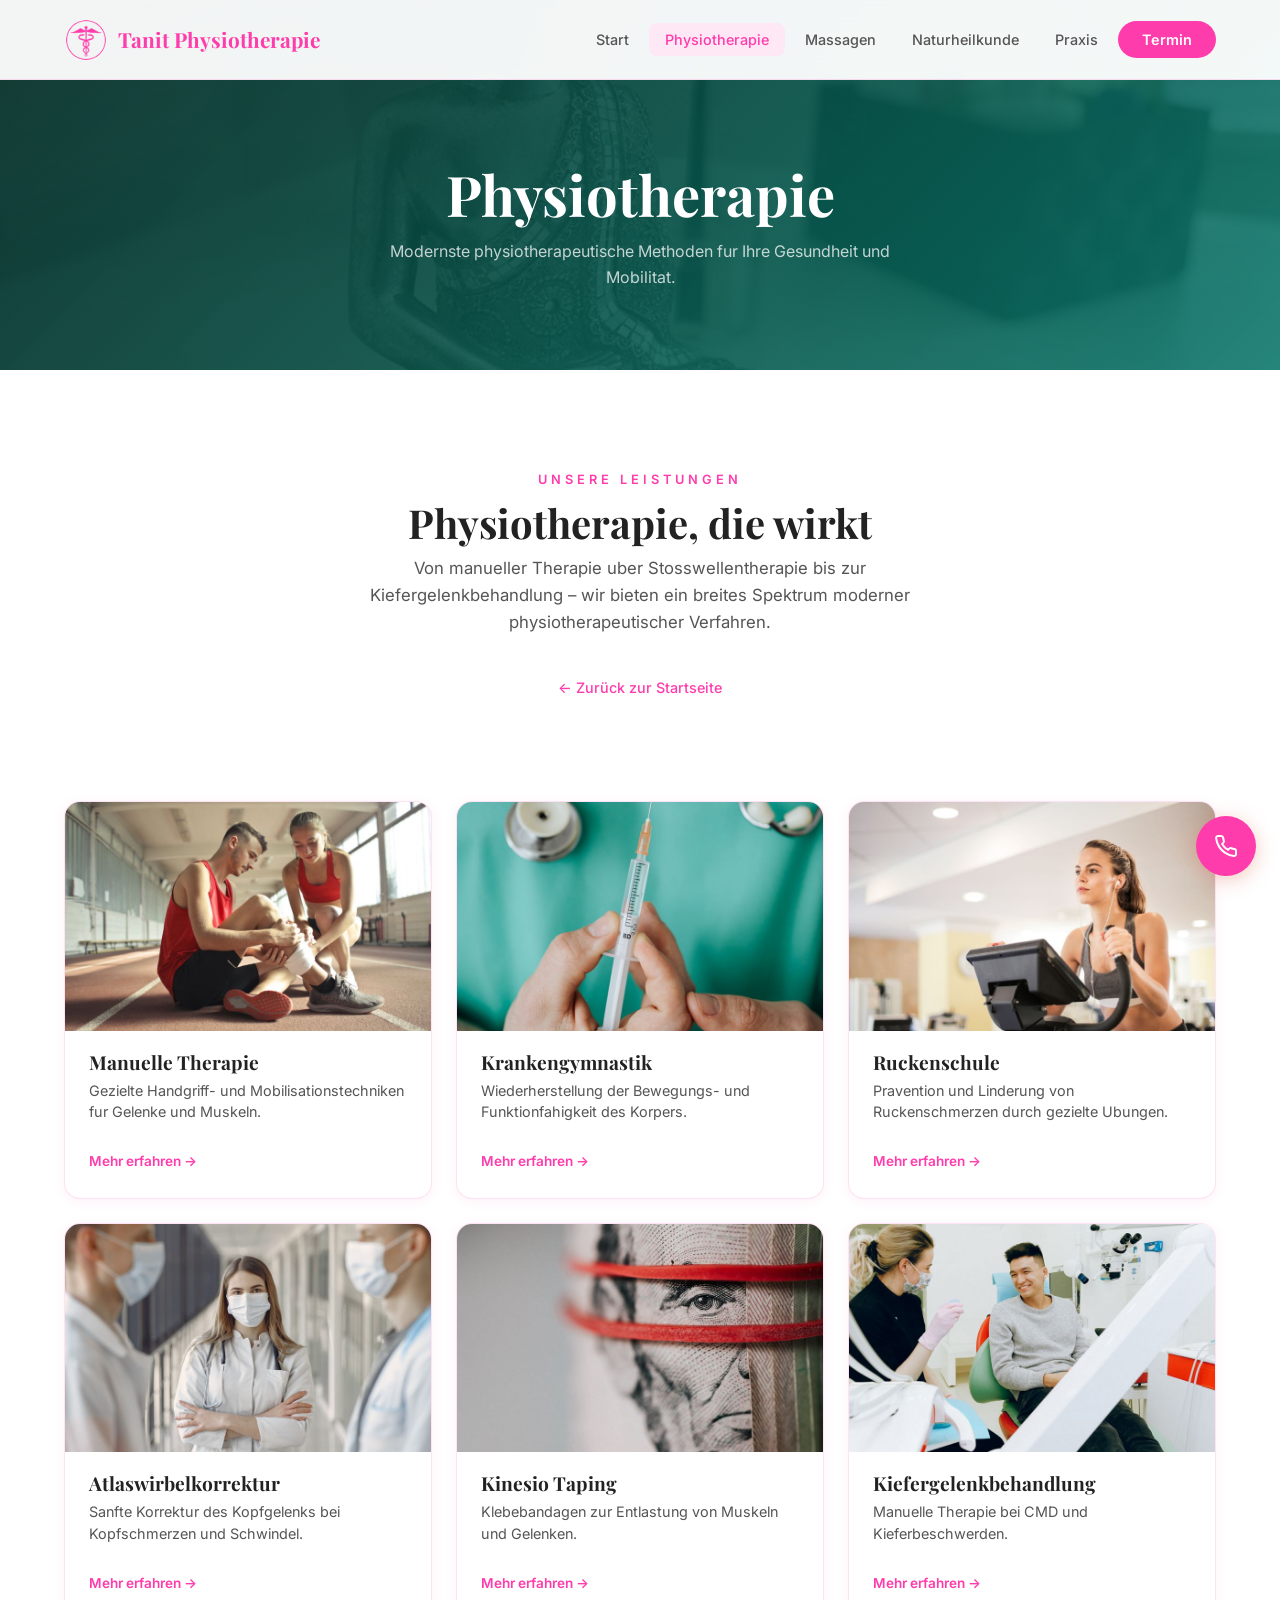
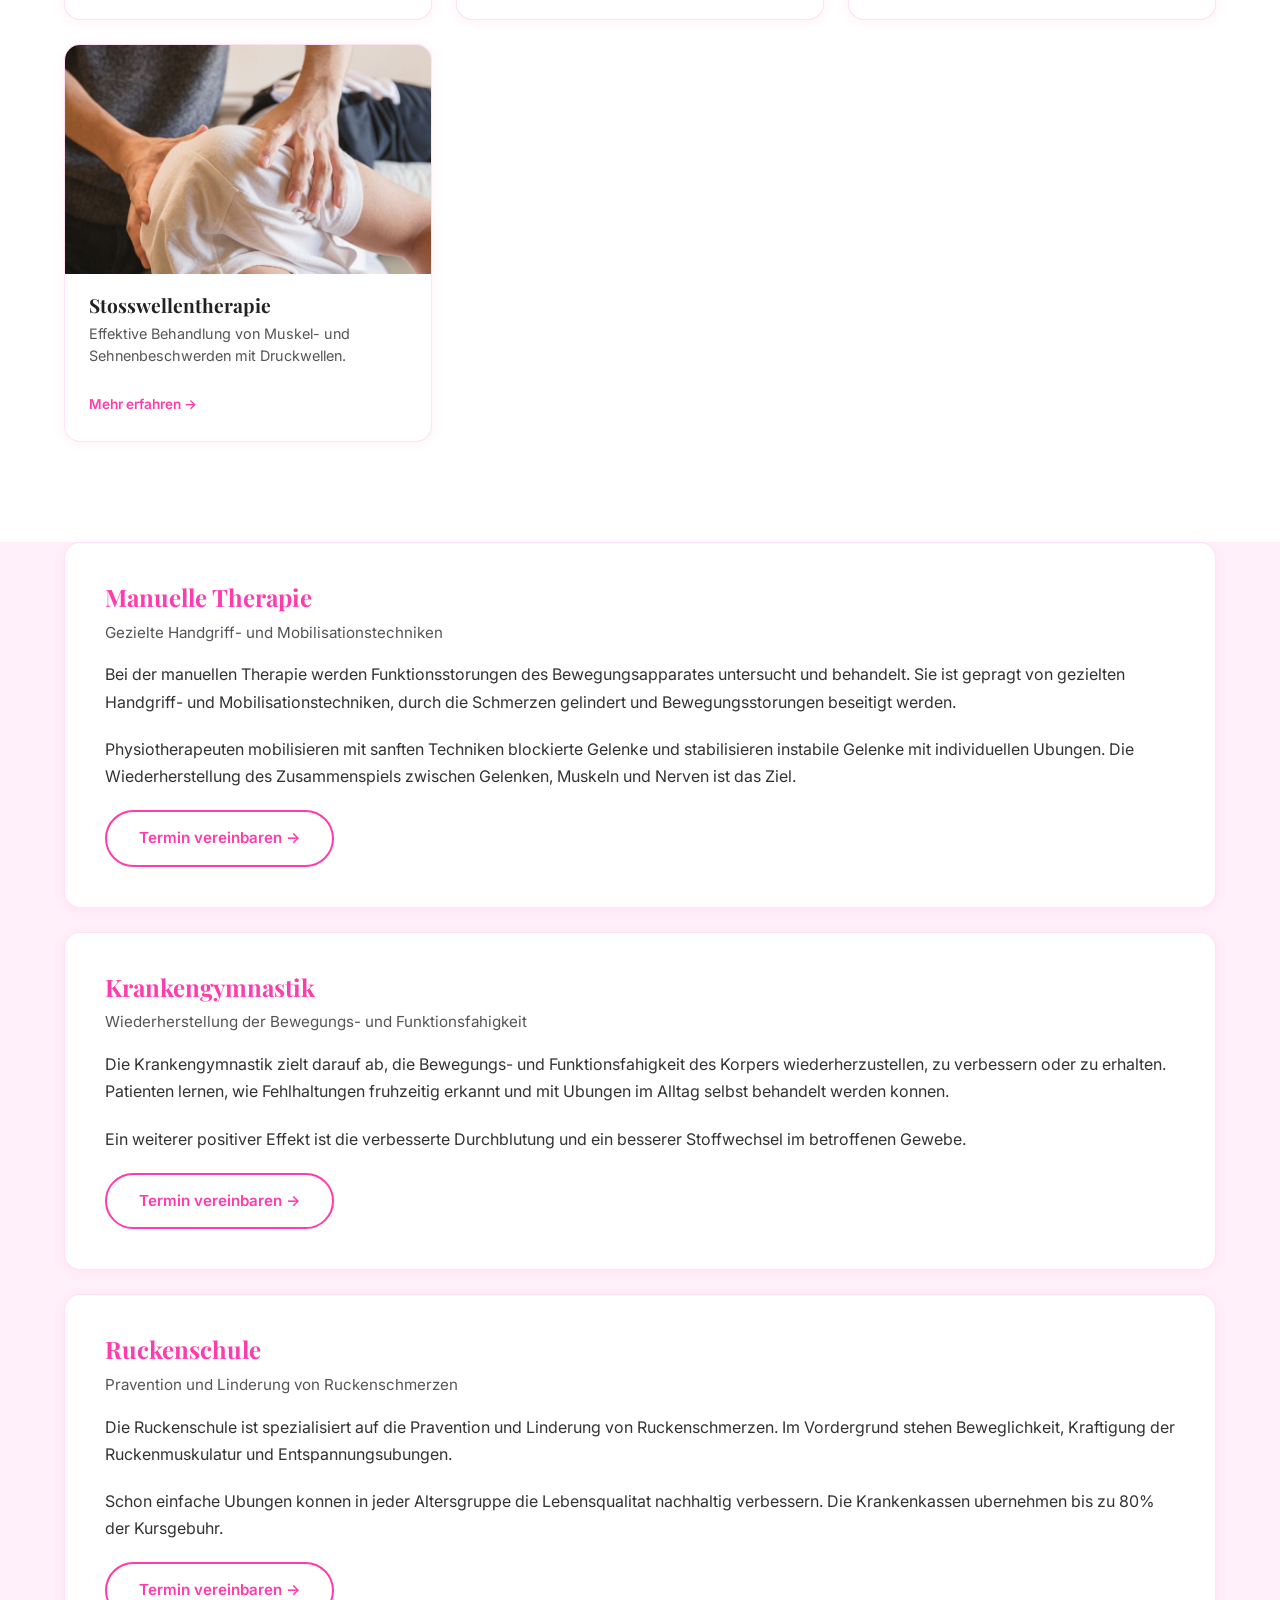
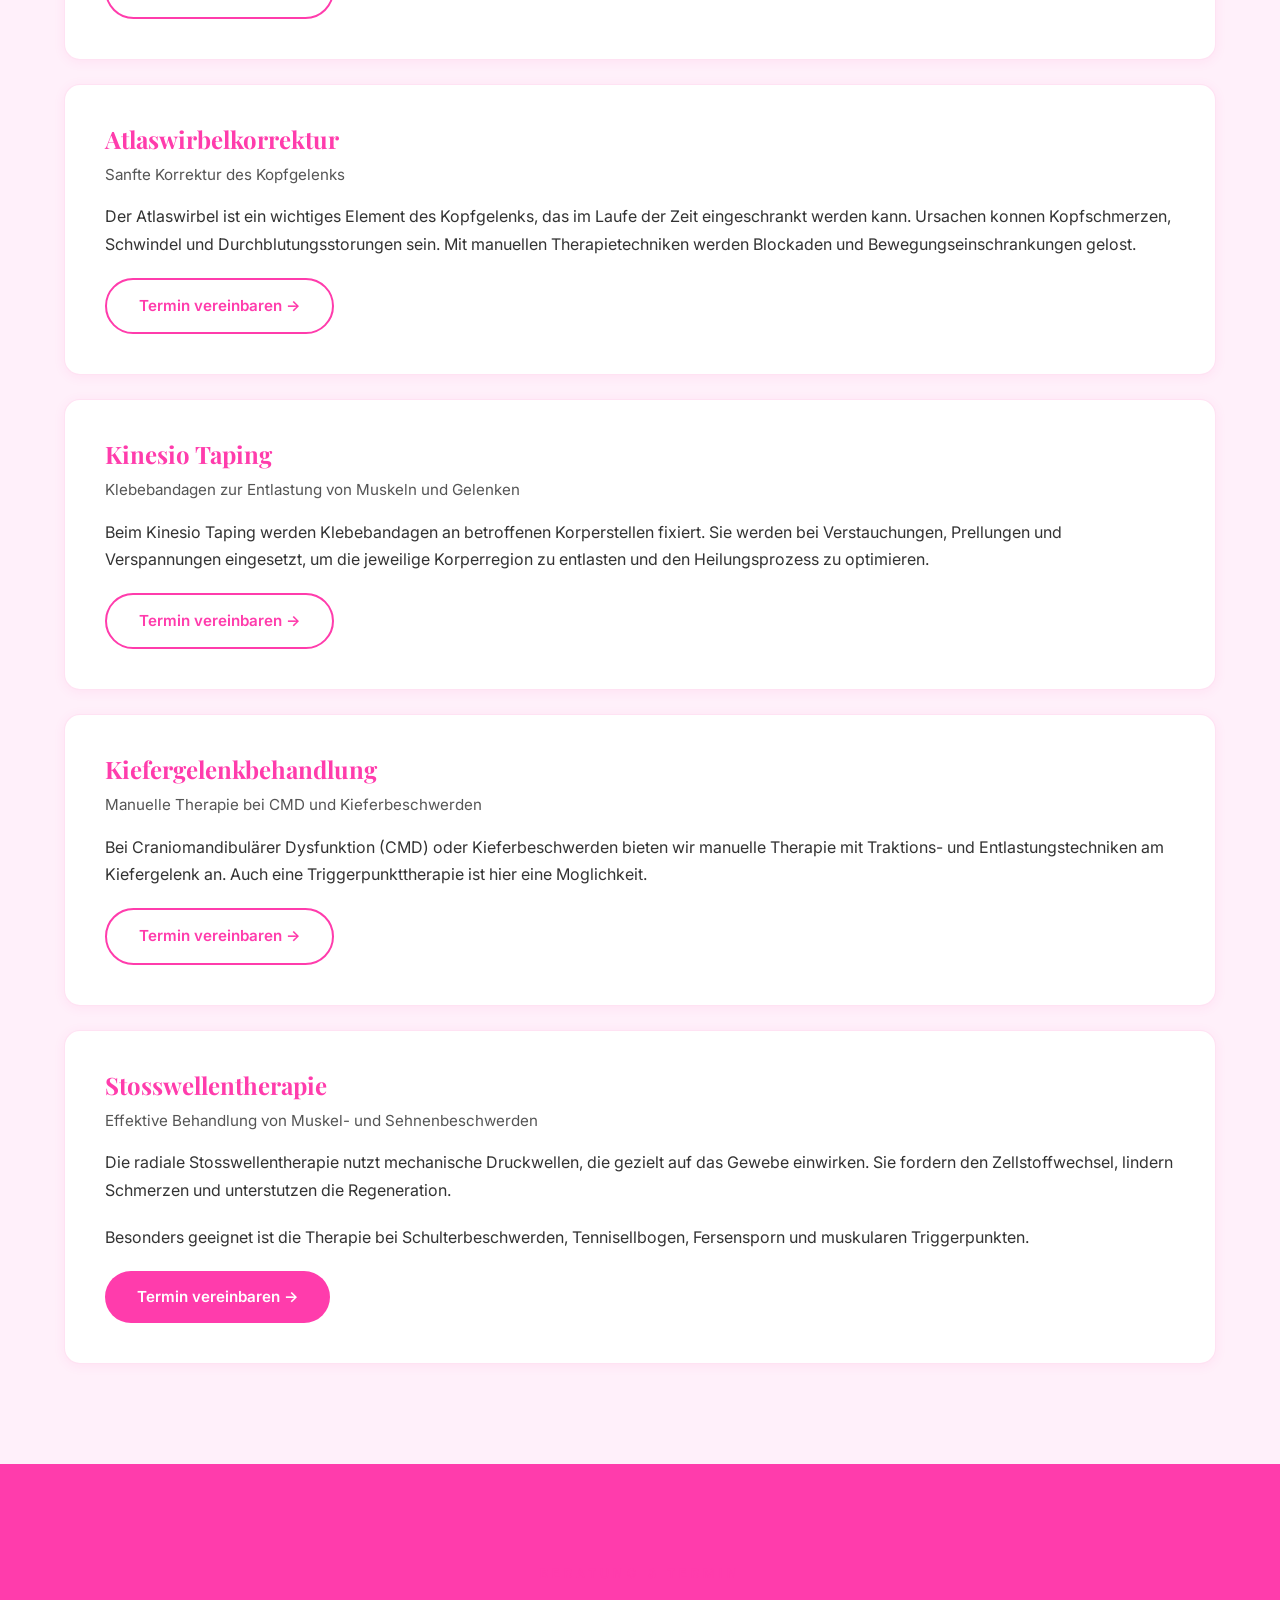
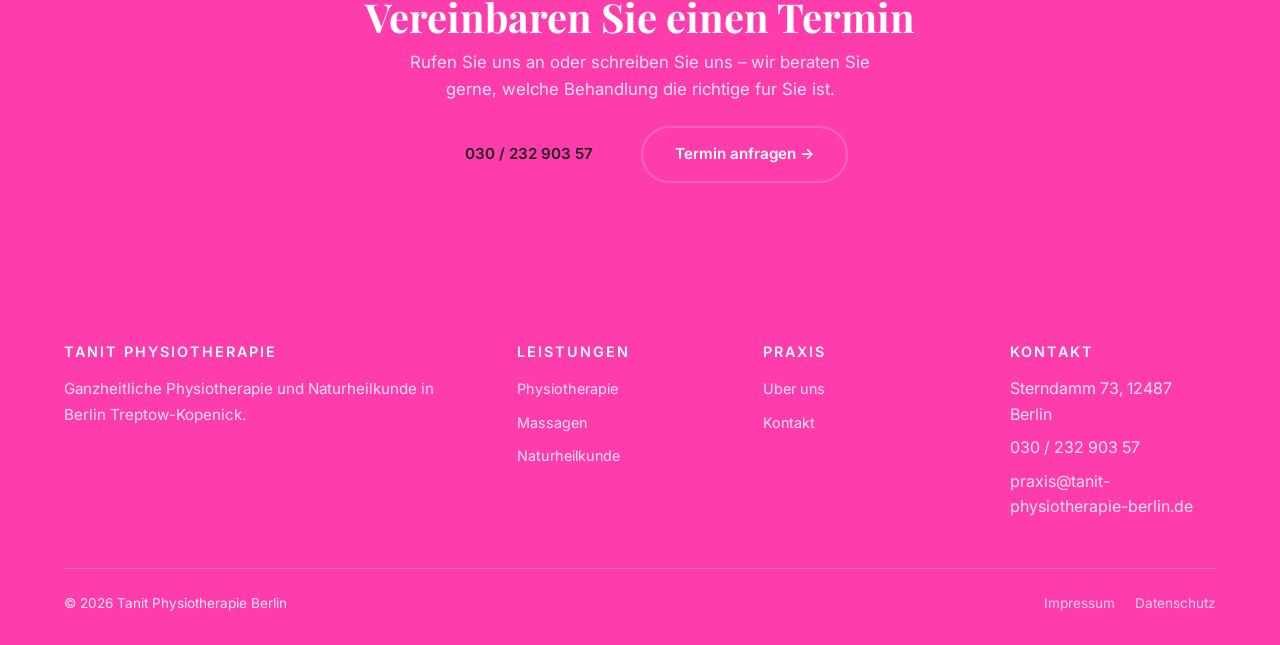
<file: physiotherapie.html>
<!DOCTYPE html>
<html lang="de">
<head>
  <meta charset="UTF-8">
  <meta name="viewport" content="width=device-width, initial-scale=1.0">
  <title>Physiotherapie Berlin | Tanit Physiotherapie</title>
  <meta name="description" content="Manuelle Therapie, Krankengymnastik, Ruckenschule, Atlaswirbelkorrektur, Kinesio Taping, Kiefergelenkbehandlung & Stosswellentherapie in Berlin Treptow-Kopenick.">
  <link rel="preconnect" href="https://fonts.googleapis.com">
  <link rel="preconnect" href="https://fonts.gstatic.com" crossorigin>
  <link href="https://fonts.googleapis.com/css2?family=Inter:wght@400;500;600;700&family=Playfair+Display:wght@600;700&display=swap" rel="stylesheet">
  <link rel="stylesheet" href="styles.css">
</head>
<body>

  <nav class="nav" id="nav">
    <div class="nav-inner">
      <a href="index.html" class="nav-logo"><img src="images/logo.png" alt="Tanit Physiotherapie Logo" style="width:44px;height:44px;border-radius:50%;"><span>Tanit Physiotherapie</span></a>
      <button class="nav-toggle" id="navToggle" aria-label="Menü öffnen"><span></span><span></span><span></span></button>
      <ul class="nav-links" id="navLinks">
        <li><a href="index.html">Start</a></li>
        <li><a href="physiotherapie.html" class="active">Physiotherapie</a></li>
        <li><a href="massage.html">Massagen</a></li>
        <li><a href="naturheilkunde.html">Naturheilkunde</a></li>
        <li><a href="praxis.html">Praxis</a></li>
        <li><a href="kontakt.html" class="nav-cta">Termin</a></li>
      </ul>
    </div>
  </nav>

  <section class="subpage-hero" style="background: linear-gradient(135deg, rgba(2,44,38,0.92), rgba(13,122,110,0.88)), url('images/practice/IMG-20220602-WA0016.jpg') center/cover no-repeat;">
    <div class="container">
      <h1>Physiotherapie</h1>
      <p>Modernste physiotherapeutische Methoden fur Ihre Gesundheit und Mobilitat.</p>
    </div>
  </section>

  <section class="section" style="background: var(--bg-white);">
    <div class="container section-center">
      <p class="section-subtitle">Unsere Leistungen</p>
      <h2 class="section-title">Physiotherapie, die wirkt</h2>
      <p class="section-desc">Von manueller Therapie uber Stosswellentherapie bis zur Kiefergelenkbehandlung – wir bieten ein breites Spektrum moderner physiotherapeutischer Verfahren.</p>
      <a href="index.html" class="back-link" style="margin-bottom: 0;">&larr; Zurück zur Startseite</a>
    </div>
  </section>

  <!-- Image Card Grid -->
  <section class="section" style="padding-top: 0; background: var(--bg-white);">
    <div class="container">
      <div class="service-card-grid">

        <div class="service-card" onclick="location.href='#manuelle-therapie'">
          <div class="service-card-img">
            <img src="images/physiotherapie/manuelle-therapie.jpg" alt="Manuelle Therapie" loading="lazy">
          </div>
          <div class="service-card-body">
            <h3>Manuelle Therapie</h3>
            <p>Gezielte Handgriff- und Mobilisationstechniken fur Gelenke und Muskeln.</p>
            <span class="card-link">Mehr erfahren &rarr;</span>
          </div>
        </div>

        <div class="service-card" onclick="location.href='#krankengymnastik'">
          <div class="service-card-img">
            <img src="images/physiotherapie/krankengymnastik.jpg" alt="Krankengymnastik" loading="lazy">
          </div>
          <div class="service-card-body">
            <h3>Krankengymnastik</h3>
            <p>Wiederherstellung der Bewegungs- und Funktionfahigkeit des Korpers.</p>
            <span class="card-link">Mehr erfahren &rarr;</span>
          </div>
        </div>

        <div class="service-card" onclick="location.href='#ruckenschule'">
          <div class="service-card-img">
            <img src="images/physiotherapie/rueckenschule.jpg" alt="Rückenschule" loading="lazy">
          </div>
          <div class="service-card-body">
            <h3>Ruckenschule</h3>
            <p>Pravention und Linderung von Ruckenschmerzen durch gezielte Ubungen.</p>
            <span class="card-link">Mehr erfahren &rarr;</span>
          </div>
        </div>

        <div class="service-card" onclick="location.href='#atlaswirbel'">
          <div class="service-card-img">
            <img src="images/physiotherapie/atlaswirbelkorrektur.jpg" alt="Atlaswirbelkorrektur" loading="lazy">
          </div>
          <div class="service-card-body">
            <h3>Atlaswirbelkorrektur</h3>
            <p>Sanfte Korrektur des Kopfgelenks bei Kopfschmerzen und Schwindel.</p>
            <span class="card-link">Mehr erfahren &rarr;</span>
          </div>
        </div>

        <div class="service-card" onclick="location.href='#kinesio'">
          <div class="service-card-img">
            <img src="images/physiotherapie/kinesio-taping.jpg" alt="Kinesio Taping" loading="lazy">
          </div>
          <div class="service-card-body">
            <h3>Kinesio Taping</h3>
            <p>Klebebandagen zur Entlastung von Muskeln und Gelenken.</p>
            <span class="card-link">Mehr erfahren &rarr;</span>
          </div>
        </div>

        <div class="service-card" onclick="location.href='#kiefergelenk'">
          <div class="service-card-img">
            <img src="images/physiotherapie/kiefergelenk.jpg" alt="Kiefergelenkbehandlung" loading="lazy">
          </div>
          <div class="service-card-body">
            <h3>Kiefergelenkbehandlung</h3>
            <p>Manuelle Therapie bei CMD und Kieferbeschwerden.</p>
            <span class="card-link">Mehr erfahren &rarr;</span>
          </div>
        </div>

        <div class="service-card" onclick="location.href='#stosswellen'">
          <div class="service-card-img">
            <img src="images/physiotherapie/stosswellen.jpg" alt="Stoßwellentherapie" loading="lazy">
          </div>
          <div class="service-card-body">
            <h3>Stosswellentherapie</h3>
            <p>Effektive Behandlung von Muskel- und Sehnenbeschwerden mit Druckwellen.</p>
            <span class="card-link">Mehr erfahren &rarr;</span>
          </div>
        </div>

      </div>
    </div>
  </section>

  <!-- Detail Sections -->
  <section class="section" style="padding-top: 0; background: var(--bg-dark);">
    <div class="container">

      <div class="service-detail" id="manuelle-therapie">
        <h2>Manuelle Therapie</h2>
        <p class="service-meta">Gezielte Handgriff- und Mobilisationstechniken</p>
        <p>Bei der manuellen Therapie werden Funktionsstorungen des Bewegungsapparates untersucht und behandelt. Sie ist gepragt von gezielten Handgriff- und Mobilisationstechniken, durch die Schmerzen gelindert und Bewegungsstorungen beseitigt werden.</p>
        <p>Physiotherapeuten mobilisieren mit sanften Techniken blockierte Gelenke und stabilisieren instabile Gelenke mit individuellen Ubungen. Die Wiederherstellung des Zusammenspiels zwischen Gelenken, Muskeln und Nerven ist das Ziel.</p>
        <a href="kontakt.html" class="btn btn-outline">Termin vereinbaren &rarr;</a>
      </div>

      <div class="service-detail" id="krankengymnastik">
        <h2>Krankengymnastik</h2>
        <p class="service-meta">Wiederherstellung der Bewegungs- und Funktionsfahigkeit</p>
        <p>Die Krankengymnastik zielt darauf ab, die Bewegungs- und Funktionsfahigkeit des Korpers wiederherzustellen, zu verbessern oder zu erhalten. Patienten lernen, wie Fehlhaltungen fruhzeitig erkannt und mit Ubungen im Alltag selbst behandelt werden konnen.</p>
        <p>Ein weiterer positiver Effekt ist die verbesserte Durchblutung und ein besserer Stoffwechsel im betroffenen Gewebe.</p>
        <a href="kontakt.html" class="btn btn-outline">Termin vereinbaren &rarr;</a>
      </div>

      <div class="service-detail" id="ruckenschule">
        <h2>Ruckenschule</h2>
        <p class="service-meta">Pravention und Linderung von Ruckenschmerzen</p>
        <p>Die Ruckenschule ist spezialisiert auf die Pravention und Linderung von Ruckenschmerzen. Im Vordergrund stehen Beweglichkeit, Kraftigung der Ruckenmuskulatur und Entspannungsubungen.</p>
        <p>Schon einfache Ubungen konnen in jeder Altersgruppe die Lebensqualitat nachhaltig verbessern. Die Krankenkassen ubernehmen bis zu 80% der Kursgebuhr.</p>
        <a href="kontakt.html" class="btn btn-outline">Termin vereinbaren &rarr;</a>
      </div>

      <div class="service-detail" id="atlaswirbel">
        <h2>Atlaswirbelkorrektur</h2>
        <p class="service-meta">Sanfte Korrektur des Kopfgelenks</p>
        <p>Der Atlaswirbel ist ein wichtiges Element des Kopfgelenks, das im Laufe der Zeit eingeschrankt werden kann. Ursachen konnen Kopfschmerzen, Schwindel und Durchblutungsstorungen sein. Mit manuellen Therapietechniken werden Blockaden und Bewegungseinschrankungen gelost.</p>
        <a href="kontakt.html" class="btn btn-outline">Termin vereinbaren &rarr;</a>
      </div>

      <div class="service-detail" id="kinesio">
        <h2>Kinesio Taping</h2>
        <p class="service-meta">Klebebandagen zur Entlastung von Muskeln und Gelenken</p>
        <p>Beim Kinesio Taping werden Klebebandagen an betroffenen Korperstellen fixiert. Sie werden bei Verstauchungen, Prellungen und Verspannungen eingesetzt, um die jeweilige Korperregion zu entlasten und den Heilungsprozess zu optimieren.</p>
        <a href="kontakt.html" class="btn btn-outline">Termin vereinbaren &rarr;</a>
      </div>

      <div class="service-detail" id="kiefergelenk">
        <h2>Kiefergelenkbehandlung</h2>
        <p class="service-meta">Manuelle Therapie bei CMD und Kieferbeschwerden</p>
        <p>Bei Craniomandibulärer Dysfunktion (CMD) oder Kieferbeschwerden bieten wir manuelle Therapie mit Traktions- und Entlastungstechniken am Kiefergelenk an. Auch eine Triggerpunkttherapie ist hier eine Moglichkeit.</p>
        <a href="kontakt.html" class="btn btn-outline">Termin vereinbaren &rarr;</a>
      </div>

      <div class="service-detail" id="stosswellen">
        <h2>Stosswellentherapie</h2>
        <p class="service-meta">Effektive Behandlung von Muskel- und Sehnenbeschwerden</p>
        <p>Die radiale Stosswellentherapie nutzt mechanische Druckwellen, die gezielt auf das Gewebe einwirken. Sie fordern den Zellstoffwechsel, lindern Schmerzen und unterstutzen die Regeneration.</p>
        <p>Besonders geeignet ist die Therapie bei Schulterbeschwerden, Tennisellbogen, Fersensporn und muskularen Triggerpunkten.</p>
        <a href="kontakt.html" class="btn btn-primary">Termin vereinbaren &rarr;</a>
      </div>

    </div>
  </section>

  <!-- CTA -->
  <section class="section contact-section">
    <div class="container section-center">
      <p class="section-subtitle" style="color: var(--accent);">Beratung & Termin</p>
      <h2 class="section-title" style="color: white;">Vereinbaren Sie einen Termin</h2>
      <p class="section-desc" style="color: rgba(255,255,255,0.85); max-width: 500px; margin: 0 auto 24px;">Rufen Sie uns an oder schreiben Sie uns – wir beraten Sie gerne, welche Behandlung die richtige fur Sie ist.</p>
      <a href="tel:03023290357" class="btn btn-accent" style="margin-right: 12px;">030 / 232 903 57</a>
      <a href="kontakt.html" class="btn btn-outline-light">Termin anfragen &rarr;</a>
    </div>
  </section>

  <!-- Footer -->
  <footer class="footer">
    <div class="container">
      <div class="footer-grid">
        <div class="footer-brand"><h4>Tanit Physiotherapie</h4><p>Ganzheitliche Physiotherapie und Naturheilkunde in Berlin Treptow-Kopenick.</p></div>
        <div><h4>Leistungen</h4><ul class="footer-links"><li><a href="physiotherapie.html">Physiotherapie</a></li><li><a href="massage.html">Massagen</a></li><li><a href="naturheilkunde.html">Naturheilkunde</a></li></ul></div>
        <div><h4>Praxis</h4><ul class="footer-links"><li><a href="praxis.html">Uber uns</a></li><li><a href="kontakt.html">Kontakt</a></li></ul></div>
        <div><h4>Kontakt</h4><ul class="footer-links"><li>Sterndamm 73, 12487 Berlin</li><li>030 / 232 903 57</li><li>praxis@tanit-physiotherapie-berlin.de</li></ul></div>
      </div>
      <div class="footer-bottom"><span>&copy; 2026 Tanit Physiotherapie Berlin</span><div class="footer-bottom-links"><a href="impressum.html">Impressum</a><a href="datenschutz.html">Datenschutz</a></div></div>
    </div>
  </footer>

  <a href="tel:03023290357" class="phone-float" aria-label="Anrufen"><svg width="24" height="24" viewBox="0 0 24 24" fill="none" stroke="currentColor" stroke-width="2" stroke-linecap="round" stroke-linejoin="round"><path d="M22 16.92v3a2 2 0 0 1-2.18 2 19.79 19.79 0 0 1-8.63-3.07 19.5 19.5 0 0 1-6-6 19.79 19.79 0 0 1-3.07-8.67A2 2 0 0 1 4.11 2h3a2 2 0 0 1 2 1.72 12.84 12.84 0 0 0 .7 2.81 2 2 0 0 1-.45 2.11L8.09 9.91a16 16 0 0 0 6 6l1.27-1.27a2 2 0 0 1 2.11-.45 12.84 12.84 0 0 0 2.81.7A2 2 0 0 1 22 16.92z"/></svg></a>

  <script src="main.js"></script>
</body>
</html>
</file>
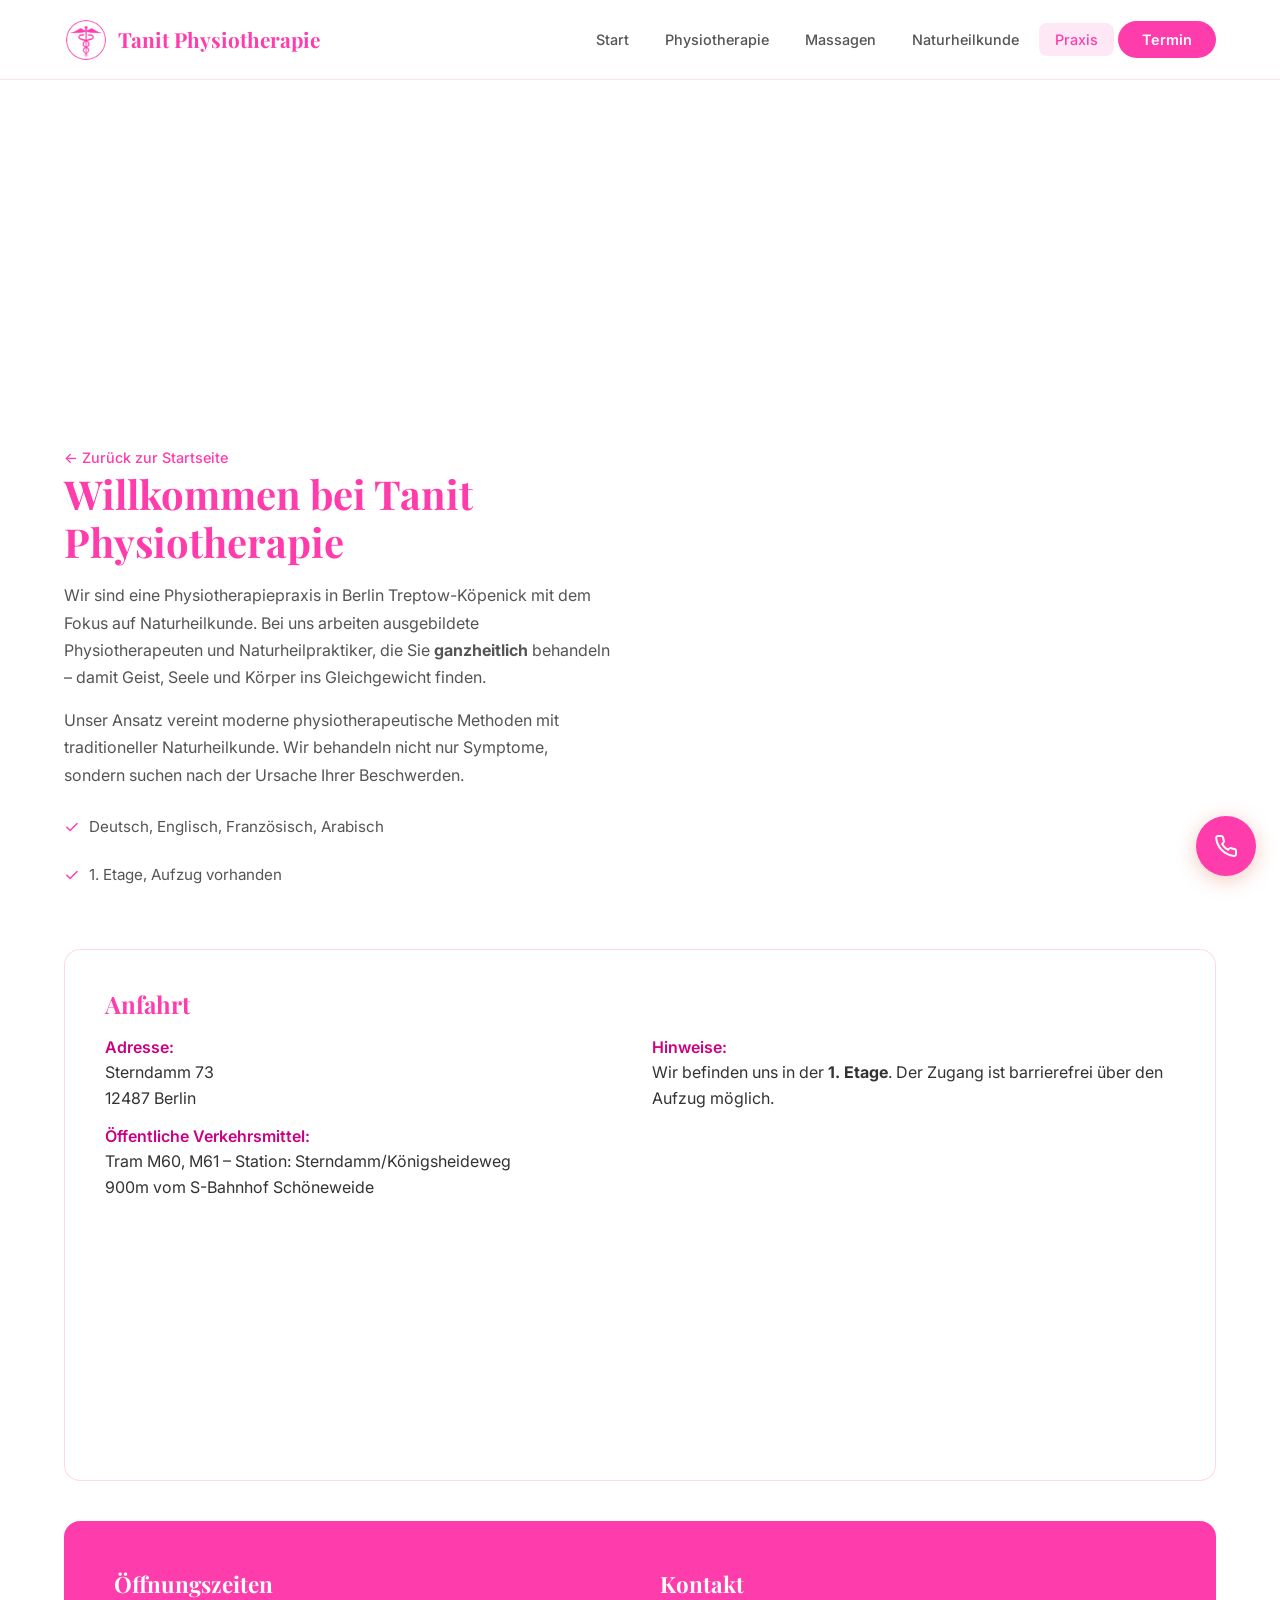
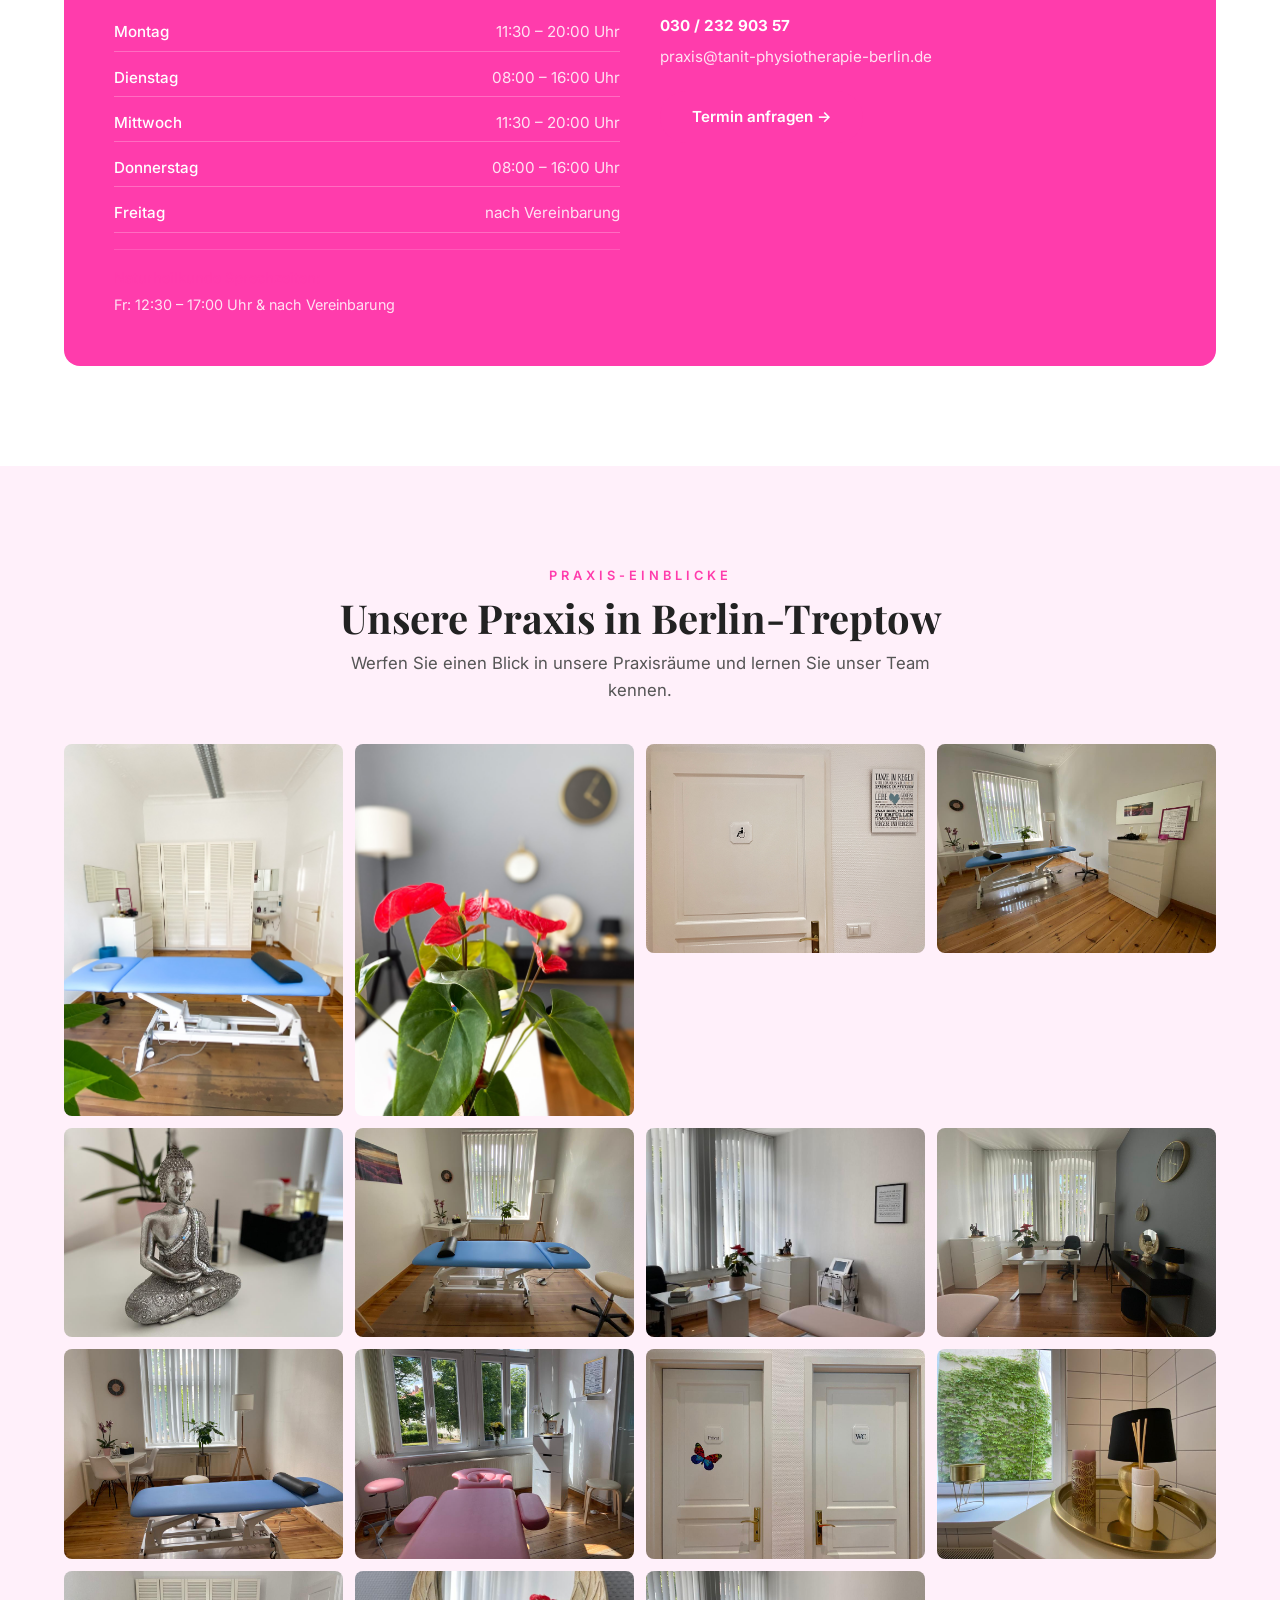
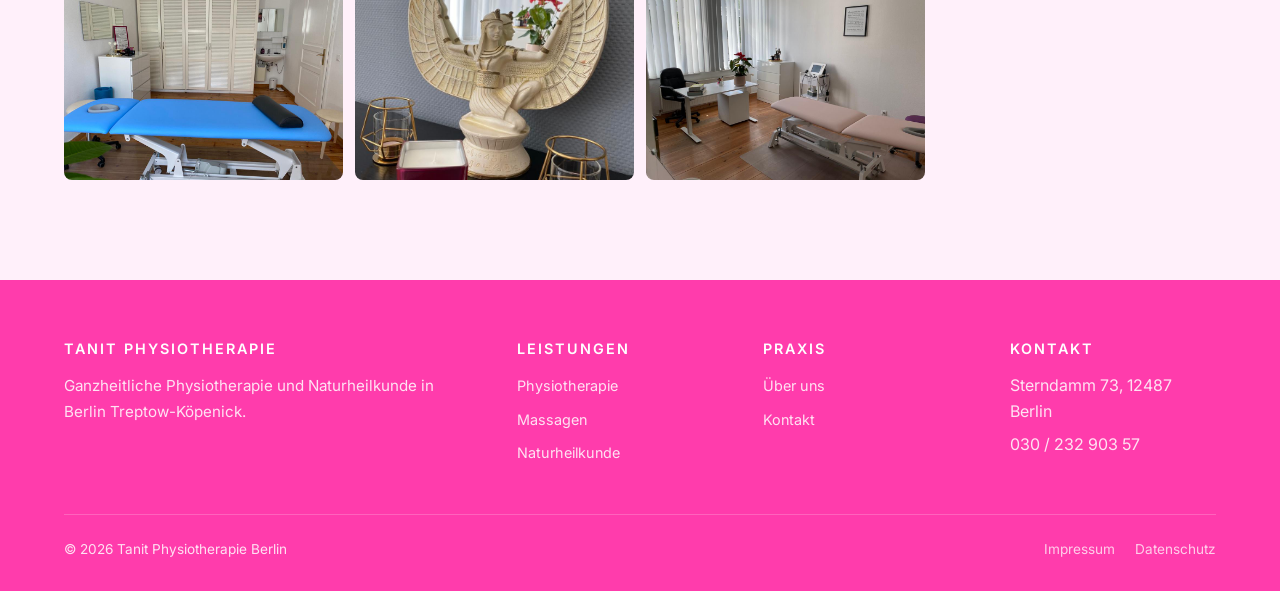
<file: praxis.html>
<!DOCTYPE html>
<html lang="de">
<head>
  <meta charset="UTF-8">
  <meta name="viewport" content="width=device-width, initial-scale=1.0">
  <title>Praxis | Tanit Physiotherapie Berlin</title>
  <meta name="description" content="Lernen Sie unsere Praxis in Berlin Treptow-Köpenick kennen. Hier erfahren Sie mehr über unser Team und unsere Philosophie.">
  <link rel="preconnect" href="https://fonts.googleapis.com">
  <link rel="preconnect" href="https://fonts.gstatic.com" crossorigin>
  <link href="https://fonts.googleapis.com/css2?family=Inter:wght@400;500;600;700&family=Playfair+Display:wght@600;700&display=swap" rel="stylesheet">
  <link rel="stylesheet" href="styles.css">
</head>
<body>

  <nav class="nav" id="nav">
    <div class="nav-inner">
      <a href="index.html" class="nav-logo"><img src="images/logo.png" alt="Tanit Physiotherapie Logo"><span>Tanit Physiotherapie</span></a>
      <button class="nav-toggle" id="navToggle" aria-label="Menü öffnen"><span></span><span></span><span></span></button>
      <ul class="nav-links" id="navLinks">
        <li><a href="index.html">Start</a></li>
        <li><a href="physiotherapie.html">Physiotherapie</a></li>
        <li><a href="massage.html">Massagen</a></li>
        <li><a href="naturheilkunde.html">Naturheilkunde</a></li>
        <li><a href="praxis.html" class="active">Praxis</a></li>
        <li><a href="kontakt.html" class="nav-cta">Termin</a></li>
      </ul>
    </div>
  </nav>

  <section class="subpage-hero">
    <div class="container">
      <h1>Unsere Praxis</h1>
      <p>Lernen Sie uns und unsere Philosophie kennen.</p>
    </div>
  </section>

  <section class="section">
    <div class="container">
      <a href="index.html" class="back-link">← Zurück zur Startseite</a>

      <div class="about-grid" style="margin-bottom: 60px;">
        <div>
          <h2 style="color: var(--primary);">Willkommen bei Tanit Physiotherapie</h2>
          <p style="color: var(--text-light); margin-bottom: 1rem; line-height: 1.7;">Wir sind eine Physiotherapiepraxis in Berlin Treptow-Köpenick mit dem Fokus auf Naturheilkunde. Bei uns arbeiten ausgebildete Physiotherapeuten und Naturheilpraktiker, die Sie <strong>ganzheitlich</strong> behandeln – damit Geist, Seele und Körper ins Gleichgewicht finden.</p>
          <p style="color: var(--text-light); margin-bottom: 1rem; line-height: 1.7;">Unser Ansatz vereint moderne physiotherapeutische Methoden mit traditioneller Naturheilkunde. Wir behandeln nicht nur Symptome, sondern suchen nach der Ursache Ihrer Beschwerden.</p>
          <div style="display: flex; gap: 20px; flex-wrap: wrap; margin-top: 24px;">
            <div style="display: flex; align-items: center; gap: 10px;"><span style="font-size: 1.1rem; color: var(--primary);">&#10003;</span> <span style="color: var(--text-light); font-size: 0.95rem;">Deutsch, Englisch, Französisch, Arabisch</span></div>
            <div style="display: flex; align-items: center; gap: 10px;"><span style="font-size: 1.1rem; color: var(--primary);">&#10003;</span> <span style="color: var(--text-light); font-size: 0.95rem;">1. Etage, Aufzug vorhanden</span></div>
          </div>
        </div>
      </div>

      <!-- Anfahrt -->
      <div style="background: #FFFFFF; border-radius: var(--radius); padding: 40px; margin-bottom: 24px; border: 1px solid rgba(255,60,172,0.2);">
        <h3 style="color: var(--primary);">Anfahrt</h3>
        <div style="display: grid; grid-template-columns: 1fr 1fr; gap: 24px; margin-top: 16px;">
          <div>
            <p style="font-weight: 600; color: var(--primary-dark);">Adresse:</p>
            <p style="color: #333333;">Sterndamm 73<br>12487 Berlin</p>
            <p style="font-weight: 600; margin-top: 12px; color: var(--primary-dark);">Öffentliche Verkehrsmittel:</p>
            <p style="color: #333333;">Tram M60, M61 – Station: Sterndamm/Königsheideweg<br>900m vom S-Bahnhof Schöneweide</p>
          </div>
          <div>
            <p style="font-weight: 600; color: var(--primary-dark);">Hinweise:</p>
            <p style="color: #333333;">Wir befinden uns in der <strong>1. Etage</strong>. Der Zugang ist barrierefrei über den Aufzug möglich.</p>
          </div>
        </div>
        <!-- OpenStreetMap embed -->
        <div style="margin-top: 20px; border-radius: var(--radius-sm); overflow: hidden; height: 220px;">
          <iframe
            src="https://www.openstreetmap.org/export/embed.html?bbox=13.4862%2C52.4550%2C13.4962%2C52.4650&layer=mapnik&marker=52.4580%2C13.4912"
            width="100%" height="220" style="border:0; display:block;"
            allowfullscreen="" loading="lazy"
            title="Standort Tanit Physiotherapie Berlin">
          </iframe>
        </div>
      </div>

      <!-- Opening Hours -->
      <div class="info-strip" style="margin-top: 40px;">
        <div>
          <h3><span>Öffnungs</span>zeiten</h3>
          <div class="hours-grid">
            <div class="hours-row"><span class="hours-day">Montag</span><span class="hours-time">11:30 – 20:00 Uhr</span></div>
            <div class="hours-row"><span class="hours-day">Dienstag</span><span class="hours-time">08:00 – 16:00 Uhr</span></div>
            <div class="hours-row"><span class="hours-day">Mittwoch</span><span class="hours-time">11:30 – 20:00 Uhr</span></div>
            <div class="hours-row"><span class="hours-day">Donnerstag</span><span class="hours-time">08:00 – 16:00 Uhr</span></div>
            <div class="hours-row"><span class="hours-day">Freitag</span><span class="hours-time">nach Vereinbarung</span></div>
          </div>
          <div style="margin-top: 16px; padding-top: 16px; border-top: 1px solid rgba(255,255,255,0.15);">
            <div style="font-weight: 500; font-size: 0.9rem; color: var(--accent);">Naturheilkunde Sprechzeiten:</div>
            <div style="font-size: 0.9rem; margin-top: 4px; color: rgba(255,255,255,0.85);">Fr: 12:30 – 17:00 Uhr & nach Vereinbarung</div>
          </div>
        </div>
        <div>
          <h3><span>Kontakt</span></h3>
          <div class="contact-block">
            <p class="contact-phone">030 / 232 903 57</p>
            <p>praxis@tanit-physiotherapie-berlin.de</p>
            <a href="kontakt.html" class="btn btn-primary" style="margin-top: 16px;">Termin anfragen →</a>
          </div>
        </div>
      </div>
    </div>
  </section>

  <section class="section" id="gallery" style="background: var(--bg-light);">
    <div class="container section-center">
      <p class="section-subtitle">Praxis-Einblicke</p>
      <h2 class="section-title">Unsere Praxis in Berlin-Treptow</h2>
      <p class="section-desc">Werfen Sie einen Blick in unsere Praxisräume und lernen Sie unser Team kennen.</p>
    </div>

    <div class="container" style="margin-top: 20px;">
      <div class="gallery-grid" style="display: grid; grid-template-columns: repeat(auto-fill, minmax(260px, 1fr)); gap: 12px;">
        <a href="images/practice/02-min.jpg" class="gallery-item" target="_blank" style="display: block; border-radius: var(--radius-sm); overflow: hidden; aspect-ratio: 3/4; background: var(--border);">
          <img src="images/practice/02-min.jpg" alt="Team Tanit Physiotherapie" loading="lazy" style="width:100%;height:100%;object-fit:cover;transition:transform 0.3s;">
        </a>
        <a href="images/practice/03-min.jpg" class="gallery-item" target="_blank" style="display: block; border-radius: var(--radius-sm); overflow: hidden; aspect-ratio: 3/4; background: var(--border);">
          <img src="images/practice/03-min.jpg" alt="Behandlung Tanit" loading="lazy" style="width:100%;height:100%;object-fit:cover;transition:transform 0.3s;">
        </a>
        <a href="images/practice/04.jpg" class="gallery-item" target="_blank" style="display: block; border-radius: var(--radius-sm); overflow: hidden; aspect-ratio: 4/3; background: var(--border);">
          <img src="images/practice/04.jpg" alt="Praxis Tanit" loading="lazy" style="width:100%;height:100%;object-fit:cover;transition:transform 0.3s;">
        </a>
        <a href="images/practice/IMG-20220602-WA0002.jpg" class="gallery-item" target="_blank" style="display: block; border-radius: var(--radius-sm); overflow: hidden; aspect-ratio: 4/3; background: var(--border);">
          <img src="images/practice/IMG-20220602-WA0002.jpg" alt="Empfangsbereich Tanit Physiotherapie" loading="lazy" style="width:100%;height:100%;object-fit:cover;transition:transform 0.3s;">
        </a>
        <a href="images/practice/IMG-20220602-WA0016.jpg" class="gallery-item" target="_blank" style="display: block; border-radius: var(--radius-sm); overflow: hidden; aspect-ratio: 4/3; background: var(--border);">
          <img src="images/practice/IMG-20220602-WA0016.jpg" alt="Behandlungsraum Tanit Physiotherapie" loading="lazy" style="width:100%;height:100%;object-fit:cover;transition:transform 0.3s;">
        </a>
        <a href="images/practice/IMG-20220602-WA0017.jpg" class="gallery-item" target="_blank" style="display: block; border-radius: var(--radius-sm); overflow: hidden; aspect-ratio: 4/3; background: var(--border);">
          <img src="images/practice/IMG-20220602-WA0017.jpg" alt="Behandlungsbereich Tanit" loading="lazy" style="width:100%;height:100%;object-fit:cover;transition:transform 0.3s;">
        </a>
        <a href="images/practice/IMG-20220602-WA0023.jpg" class="gallery-item" target="_blank" style="display: block; border-radius: var(--radius-sm); overflow: hidden; aspect-ratio: 4/3; background: var(--border);">
          <img src="images/practice/IMG-20220602-WA0023.jpg" alt="Praxisraum Tanit" loading="lazy" style="width:100%;height:100%;object-fit:cover;transition:transform 0.3s;">
        </a>
        <a href="images/practice/IMG-20220602-WA0030.jpg" class="gallery-item" target="_blank" style="display: block; border-radius: var(--radius-sm); overflow: hidden; aspect-ratio: 4/3; background: var(--border);">
          <img src="images/practice/IMG-20220602-WA0030.jpg" alt="Wartebereich Tanit Physiotherapie" loading="lazy" style="width:100%;height:100%;object-fit:cover;transition:transform 0.3s;">
        </a>
        <a href="images/practice/IMG-20220602-WA0031.jpg" class="gallery-item" target="_blank" style="display: block; border-radius: var(--radius-sm); overflow: hidden; aspect-ratio: 4/3; background: var(--border);">
          <img src="images/practice/IMG-20220602-WA0031.jpg" alt="Behandlungszimmer Tanit" loading="lazy" style="width:100%;height:100%;object-fit:cover;transition:transform 0.3s;">
        </a>
        <a href="images/practice/IMG-20220602-WA0001.jpg" class="gallery-item" target="_blank" style="display: block; border-radius: var(--radius-sm); overflow: hidden; aspect-ratio: 4/3; background: var(--border);">
          <img src="images/practice/IMG-20220602-WA0001.jpg" alt="Praxis Eingang Tanit" loading="lazy" style="width:100%;height:100%;object-fit:cover;transition:transform 0.3s;">
        </a>
        <a href="images/practice/IMG-20220602-WA0006.jpg" class="gallery-item" target="_blank" style="display: block; border-radius: var(--radius-sm); overflow: hidden; aspect-ratio: 4/3; background: var(--border);">
          <img src="images/practice/IMG-20220602-WA0006.jpg" alt="Praxisdetails Tanit" loading="lazy" style="width:100%;height:100%;object-fit:cover;transition:transform 0.3s;">
        </a>
        <a href="images/practice/IMG-20220602-WA0010.jpg" class="gallery-item" target="_blank" style="display: block; border-radius: var(--radius-sm); overflow: hidden; aspect-ratio: 4/3; background: var(--border);">
          <img src="images/practice/IMG-20220602-WA0010.jpg" alt="Behandlungsbereich Tanit" loading="lazy" style="width:100%;height:100%;object-fit:cover;transition:transform 0.3s;">
        </a>
        <a href="images/practice/IMG-20220602-WA0013.jpg" class="gallery-item" target="_blank" style="display: block; border-radius: var(--radius-sm); overflow: hidden; aspect-ratio: 4/3; background: var(--border);">
          <img src="images/practice/IMG-20220602-WA0013.jpg" alt="Therapieraum Tanit" loading="lazy" style="width:100%;height:100%;object-fit:cover;transition:transform 0.3s;">
        </a>
        <a href="images/practice/IMG-20220602-WA0020.jpg" class="gallery-item" target="_blank" style="display: block; border-radius: var(--radius-sm); overflow: hidden; aspect-ratio: 4/3; background: var(--border);">
          <img src="images/practice/IMG-20220602-WA0020.jpg" alt="Praxisausstattung Tanit" loading="lazy" style="width:100%;height:100%;object-fit:cover;transition:transform 0.3s;">
        </a>
        <a href="images/practice/IMG-20220602-WA0022.jpg" class="gallery-item" target="_blank" style="display: block; border-radius: var(--radius-sm); overflow: hidden; aspect-ratio: 4/3; background: var(--border);">
          <img src="images/practice/IMG-20220602-WA0022.jpg" alt="Behandlung Tanit Physiotherapie" loading="lazy" style="width:100%;height:100%;object-fit:cover;transition:transform 0.3s;">
        </a>
      </div>
    </div>

    <style>
      .gallery-item:hover img { transform: scale(1.05); }
      .gallery-item { position: relative; }
      .gallery-item::after {
        content: "";
        position: absolute;
        top: 0; left: 0; right: 0; bottom: 0;
        background: rgba(13,122,110,0);
        transition: background 0.3s;
        pointer-events: none;
      }
      .gallery-item:hover::after { background: rgba(13,122,110,0.08); }
    </style>
  </section>

  <footer class="footer">
    <div class="container">
      <div class="footer-grid">
        <div class="footer-brand"><h4>Tanit Physiotherapie</h4><p>Ganzheitliche Physiotherapie und Naturheilkunde in Berlin Treptow-Köpenick.</p></div>
        <div><h4>Leistungen</h4><ul class="footer-links"><li><a href="physiotherapie.html">Physiotherapie</a></li><li><a href="massage.html">Massagen</a></li><li><a href="naturheilkunde.html">Naturheilkunde</a></li></ul></div>
        <div><h4>Praxis</h4><ul class="footer-links"><li><a href="praxis.html">Über uns</a></li><li><a href="kontakt.html">Kontakt</a></li></ul></div>
        <div><h4>Kontakt</h4><ul class="footer-links"><li>Sterndamm 73, 12487 Berlin</li><li>030 / 232 903 57</li></ul></div>
      </div>
      <div class="footer-bottom"><span>&copy; 2026 Tanit Physiotherapie Berlin</span><div class="footer-bottom-links"><a href="impressum.html">Impressum</a><a href="datenschutz.html">Datenschutz</a></div></div>
    </div>
  </footer>

  <a href="tel:03023290357" class="phone-float" aria-label="Anrufen"><svg width="24" height="24" viewBox="0 0 24 24" fill="none" stroke="currentColor" stroke-width="2" stroke-linecap="round" stroke-linejoin="round"><path d="M22 16.92v3a2 2 0 0 1-2.18 2 19.79 19.79 0 0 1-8.63-3.07 19.5 19.5 0 0 1-6-6 19.79 19.79 0 0 1-3.07-8.67A2 2 0 0 1 4.11 2h3a2 2 0 0 1 2 1.72 12.84 12.84 0 0 0 .7 2.81 2 2 0 0 1-.45 2.11L8.09 9.91a16 16 0 0 0 6 6l1.27-1.27a2 2 0 0 1 2.11-.45 12.84 12.84 0 0 0 2.81.7A2 2 0 0 1 22 16.92z"/></svg></a>

  <script src="main.js"></script>
</body>
</html>
</file>
<file: styles.css>
/* =======================================
   Tanit Physiotherapie Berlin - Dark Professional
   ======================================= */

:root {
  --primary: #FF3CAC;
  --primary-dark: #CC0080;
  --primary-light: #FFE8F5;
  --secondary: #FF3CAC;
  --secondary-dark: #CC0080;
  --accent: #FF3CAC;
  --accent-light: #FFE8F5;

  --bg: #FFFFFF;
  --bg-white: #FFFFFF;
  --bg-dark: #FFF0FA;
  --bg-dark-alt: #FFFFFF;
  --bg-light: #FFF0FA;
  --bg-card: #FFFFFF;
  --bg-card-hover: #FFF0FA;

  --text: #222222;
  --text-light: #555555;
  --text-muted: #888888;
  --text-on-dark: #FFFFFF;
  --text-on-dark-muted: rgba(255,255,255,0.75);

  --border: rgba(255,60,172,0.15);
  --border-dark: rgba(255,60,172,0.15);

  --shadow-sm: 0 2px 8px rgba(255,60,172,0.08);
  --shadow: 0 4px 24px rgba(255,60,172,0.12);
  --shadow-lg: 0 12px 48px rgba(255,60,172,0.15);

  --radius: 16px;
  --radius-sm: 8px;
  --transition: 0.3s cubic-bezier(0.4, 0, 0.2, 1);
  --nav-height: 80px;
}

/* Reset & Base */
*, *::before, *::after { margin: 0; padding: 0; box-sizing: border-box; }

html { scroll-behavior: smooth; }

body {
  font-family: 'Inter', -apple-system, BlinkMacSystemFont, 'Segoe UI', Roboto, sans-serif;
  color: var(--text);
  background: var(--bg);
  line-height: 1.6;
  overflow-x: hidden;
}

img { max-width: 100%; height: auto; display: block; }
a { color: var(--primary); text-decoration: none; transition: var(--transition); }
a:hover { color: var(--primary-dark); }

/* ====================================
   Typography
   ==================================== */
h1, h2, h3, h4 {
  font-family: 'Playfair Display', Georgia, serif;
  line-height: 1.2;
  color: var(--text);
}

h1 { font-size: clamp(2rem, 5vw, 3.5rem); }
h2 { font-size: clamp(1.6rem, 3.5vw, 2.5rem); margin-bottom: 1rem; }
h3 { font-size: clamp(1.2rem, 2vw, 1.5rem); margin-bottom: 0.75rem; }

.section-subtitle {
  font-family: 'Inter', sans-serif;
  font-size: 0.8rem;
  font-weight: 600;
  letter-spacing: 4px;
  text-transform: uppercase;
  color: var(--secondary);
  margin-bottom: 0.5rem;
}

.section-title { margin-bottom: 0.5rem; }

.section-desc {
  color: var(--text-light);
  font-size: 1.05rem;
  max-width: 600px;
  margin-bottom: 2.5rem;
}

/* ====================================
   Layout
   ==================================== */
.container {
  max-width: 1200px;
  margin: 0 auto;
  padding: 0 24px;
}

.section { padding: 100px 0; }

.section-center { text-align: center; }
.section-center .section-desc { margin-left: auto; margin-right: auto; }

/* ====================================
   Navigation - Dark & Transparent
   ==================================== */
.nav {
  position: fixed;
  top: 0; left: 0; right: 0;
  height: var(--nav-height);
  z-index: 1000;
  background: rgba(255,255,255,0.95);
  backdrop-filter: blur(16px);
  -webkit-backdrop-filter: blur(16px);
  border-bottom: 1px solid rgba(255,60,172,0.15);
  transition: var(--transition);
}

.nav-scrolled {
  background: rgba(255,255,255,0.98);
  box-shadow: 0 4px 30px rgba(255,60,172,0.12);
}

.nav-inner {
  max-width: 1200px;
  margin: 0 auto;
  padding: 0 24px;
  height: 100%;
  display: flex;
  align-items: center;
  justify-content: space-between;
}

.nav-logo {
  display: flex;
  align-items: center;
  gap: 10px;
  font-family: 'Playfair Display', serif;
  font-size: 1.3rem;
  font-weight: 700;
  color: var(--primary);
}

.nav-logo img { width: 44px; height: 44px; border-radius: 50%; object-fit: cover; border: 2px solid rgba(255,255,255,0.1); }

.nav-links {
  display: flex;
  list-style: none;
  gap: 4px;
  align-items: center;
}

.nav-links a {
  padding: 8px 16px;
  border-radius: var(--radius-sm);
  color: #555555;
  font-size: 0.9rem;
  font-weight: 500;
  transition: var(--transition);
}

.nav-links a:hover,
.nav-links a.active { background: var(--primary-light); color: var(--primary); }

.nav-cta {
  background: var(--secondary) !important;
  color: white !important;
  padding: 10px 24px !important;
  border-radius: 50px !important;
  font-weight: 600 !important;
}

.nav-cta:hover { background: var(--secondary-dark) !important; color: white !important; }

/* Mobile Menu */
.nav-toggle {
  display: none;
  flex-direction: column;
  gap: 5px;
  cursor: pointer;
  padding: 4px;
  background: none;
  border: none;
  z-index: 1001;
  position: relative;
}

.nav-toggle span {
  width: 28px;
  height: 2.5px;
  background: var(--primary);
  border-radius: 2px;
  transition: var(--transition);
}

.nav-toggle.open span:nth-child(1) { transform: rotate(45deg) translate(5px, 5px); }
.nav-toggle.open span:nth-child(2) { opacity: 0; }
.nav-toggle.open span:nth-child(3) { transform: rotate(-45deg) translate(5px, -5px); }

/* ====================================
   Hero - Dark & Moody
   ==================================== */
.hero {
  min-height: 100vh;
  display: flex;
  align-items: center;
  padding-top: var(--nav-height);
  position: relative;
  overflow: hidden;
}

.hero::before {
  content: '';
  position: absolute;
  top: 0; left: 0; right: 0; bottom: 0;
  background:
    radial-gradient(ellipse at 20% 80%, rgba(232,195,126,0.08) 0%, transparent 50%),
    radial-gradient(ellipse at 80% 20%, rgba(224,122,95,0.06) 0%, transparent 50%);
  pointer-events: none;
  z-index: 1;
}

.hero-pattern {
  position: absolute;
  right: -10%;
  top: -20%;
  width: 70%;
  height: 140%;
  background: radial-gradient(circle at 50% 50%, rgba(255,255,255,0.03) 0%, transparent 70%);
  pointer-events: none;
}

.hero-content {
  position: relative;
  z-index: 2;
  max-width: 700px;
}

.hero h1 {
  color: white;
  margin-bottom: 0.5rem;
}

.hero h1 span { color: var(--accent); }

.hero p {
  color: rgba(255,255,255,0.75);
  font-size: 1.15rem;
  margin-bottom: 2rem;
  max-width: 550px;
  line-height: 1.7;
}

.hero-badge {
  display: inline-flex;
  align-items: center;
  gap: 8px;
  background: rgba(255,255,255,0.08);
  backdrop-filter: blur(8px);
  padding: 8px 18px;
  border-radius: 50px;
  color: rgba(255,255,255,0.8);
  font-size: 0.85rem;
  font-weight: 500;
  margin-bottom: 1.5rem;
  border: 1px solid rgba(255,255,255,0.1);
}

.hero-badge svg { width: 16px; height: 16px; fill: var(--accent); }

.hero-actions {
  display: flex;
  gap: 16px;
  flex-wrap: wrap;
}

/* ====================================
   Buttons
   ==================================== */
.btn {
  display: inline-flex;
  align-items: center;
  gap: 8px;
  padding: 14px 32px;
  border-radius: 50px;
  font-weight: 600;
  font-size: 0.95rem;
  border: none;
  cursor: pointer;
  transition: var(--transition);
  font-family: inherit;
}

.btn-primary {
  background: var(--secondary);
  color: white;
}
.btn-primary:hover { background: var(--secondary-dark); color: white; transform: translateY(-2px); box-shadow: 0 8px 25px rgba(224,122,95,0.35); }

.btn-outline-light {
  background: transparent;
  color: white;
  border: 2px solid rgba(255,255,255,0.2);
}
.btn-outline-light:hover { border-color: white; background: rgba(255,255,255,0.08); color: white; }

.btn-accent {
  background: var(--accent);
  color: var(--text);
}
.btn-accent:hover { background: #D4B06A; color: var(--text); transform: translateY(-2px); }

.btn-outline {
  background: transparent;
  color: var(--accent);
  border: 2px solid var(--accent);
}
.btn-outline:hover { background: var(--accent); color: var(--bg-dark); }

/* ====================================
   Cards on Light Sections
   ==================================== */
.card-grid {
  display: grid;
  grid-template-columns: repeat(auto-fit, minmax(280px, 1fr));
  gap: 24px;
}

.card {
  background: var(--bg-white);
  border-radius: var(--radius);
  padding: 36px 28px;
  box-shadow: var(--shadow-sm);
  transition: var(--transition);
  border: 1px solid var(--border);
}

.card:hover { transform: translateY(-4px); box-shadow: var(--shadow-lg); }

.card-icon {
  width: 60px;
  height: 60px;
  border-radius: 16px;
  display: flex;
  align-items: center;
  justify-content: center;
  font-size: 1.6rem;
  margin-bottom: 20px;
}

.card h3 { margin-bottom: 0.5rem; }
.card p { color: var(--text-light); font-size: 0.95rem; line-height: 1.65; }
.card-link { margin-top: 16px; display: inline-flex; align-items: center; gap: 6px; font-weight: 600; font-size: 0.9rem; }

/* ====================================
   Service Card Grid (Image Cards)
   ==================================== */
.service-card-grid {
  display: grid;
  grid-template-columns: repeat(auto-fill, minmax(280px, 1fr));
  gap: 24px;
}

.service-card {
  background: #FFFFFF;
  border-radius: var(--radius);
  overflow: hidden;
  cursor: pointer;
  transition: var(--transition);
  border: 1px solid rgba(255,60,172,0.15);
  box-shadow: 0 2px 12px rgba(255,60,172,0.08);
}

.service-card:hover {
  transform: translateY(-4px);
  box-shadow: 0 12px 40px rgba(0,0,0,0.3);
}

.service-card-img {
  aspect-ratio: 16/10;
  overflow: hidden;
  background: var(--bg-dark-alt);
}

.service-card-img img {
  width: 100%;
  height: 100%;
  object-fit: cover;
  transition: transform 0.4s;
}

.service-card:hover .service-card-img img {
  transform: scale(1.05);
}

.service-card-body {
  padding: 20px 24px 24px;
}

.service-card-body h3 {
  color: #222222;
  font-size: 1.2rem;
  margin-bottom: 6px;
}

.service-card-body p {
  color: #555555;
  font-size: 0.9rem;
  line-height: 1.5;
  margin-bottom: 12px;
}

.service-card-body .card-link {
  color: var(--primary);
  font-weight: 600;
  font-size: 0.85rem;
}

/* ====================================
   Service Detail Cards
   ==================================== */
.service-detail {
  background: #FFFFFF;
  border-radius: var(--radius);
  padding: 40px;
  box-shadow: 0 2px 12px rgba(255,60,172,0.08);
  border: 1px solid rgba(255,60,172,0.15);
  margin-bottom: 24px;
  transition: var(--transition);
}
.service-detail:last-child { margin-bottom: 0; }

.service-detail:hover { box-shadow: 0 12px 40px rgba(0,0,0,0.3); transform: translateY(-2px); }

.service-detail h2 { color: var(--primary); font-size: 1.5rem; margin-bottom: 0.5rem; }
.service-detail .service-meta { color: #555555; margin-bottom: 1rem; font-size: 0.95rem; }
.service-detail p { color: #333333; line-height: 1.7; margin-bottom: 1.25rem; }
.service-detail ul { padding-left: 20px; color: #333333; margin-bottom: 1.25rem; }
.service-detail ul li { margin-bottom: 6px; }

/* ====================================
   Info Strip (Opening Hours + Contact)
   ==================================== */
.info-strip {
  display: grid;
  grid-template-columns: 1fr 1fr;
  gap: 40px;
  background: var(--primary);
  border-radius: var(--radius);
  padding: 50px;
  color: white;
  border: none;
}

.info-strip h3 { color: white; font-size: 1.4rem; margin-bottom: 1rem; }
.info-strip h3 span { color: white; }

.hours-grid {
  display: grid;
  gap: 8px;
}

.hours-row {
  display: flex;
  justify-content: space-between;
  padding: 6px 0;
  border-bottom: 1px solid rgba(255,255,255,0.25);
  font-size: 0.95rem;
}

.hours-day { font-weight: 500; color: white; }
.hours-time { color: rgba(255,255,255,0.85); }

.info-strip .contact-block p {
  color: rgba(255,255,255,0.85);
  margin-bottom: 6px;
  font-size: 0.95rem;
}

.info-strip .contact-block strong { color: white; }

.info-strip .contact-phone {
  font-size: 1.5rem;
  font-weight: 700;
  color: white !important;
  margin: 12px 0;
}

/* ====================================
   About Section
   ==================================== */
.about-grid {
  display: grid;
  grid-template-columns: 1fr 1fr;
  gap: 60px;
  align-items: center;
}

.about-image {
  border-radius: var(--radius);
  overflow: hidden;
  box-shadow: var(--shadow-lg);
  background: var(--primary-light);
  aspect-ratio: 4/3;
  display: flex;
  align-items: center;
  justify-content: center;
}

/* ====================================
   Contact Form
   ==================================== */
.contact-section {
  background: var(--primary);
  color: white;
  border-top: none;
  border-bottom: none;
}

.contact-section .section-title { color: white; }
.contact-section .section-desc { color: rgba(255,255,255,0.9); }

.form-grid {
  display: grid;
  grid-template-columns: 1fr 1fr;
  gap: 16px;
}

.form-grid .full-width { grid-column: 1 / -1; }

.form-group label {
  display: block;
  margin-bottom: 6px;
  font-size: 0.9rem;
  font-weight: 500;
  color: #222222;
}

.form-group select option { color: var(--text); background: var(--bg-card); }

.form-group input,
.form-group select,
.form-group textarea {
  width: 100%;
  padding: 14px 18px;
  border-radius: var(--radius-sm);
  border: 1px solid rgba(255,60,172,0.3);
  background: #FFFFFF;
  color: #222222;
  font-size: 1rem;
  font-family: inherit;
  transition: var(--transition);
}

.form-group input::placeholder,
.form-group textarea::placeholder { color: #999999; }

.form-group input:focus,
.form-group select:focus,
.form-group textarea:focus {
  outline: none;
  border-color: var(--accent);
  background: rgba(255,255,255,0.08);
}

.form-group select option { color: var(--text); background: var(--bg-card); }

.form-group textarea { resize: vertical; }

.form-checkbox {
  display: flex;
  align-items: flex-start;
  gap: 10px;
  font-size: 0.85rem;
  color: #222222;
  margin-top: 8px;
}

.form-checkbox input { width: auto; margin-top: 3px; }

.form-checkbox a { color: var(--accent); text-decoration: underline; }

/* ====================================
   Footer - Deeper Dark
   ==================================== */
.footer {
  background: var(--primary);
  color: rgba(255,255,255,0.9);
  padding: 60px 0 30px;
}

.footer-grid {
  display: grid;
  grid-template-columns: 2fr 1fr 1fr 1fr;
  gap: 40px;
  margin-bottom: 40px;
}

.footer h4 {
  color: white;
  font-family: 'Inter', sans-serif;
  font-size: 0.9rem;
  font-weight: 600;
  text-transform: uppercase;
  letter-spacing: 2px;
  margin-bottom: 1rem;
}

.footer-brand p { font-size: 0.95rem; line-height: 1.7; margin-bottom: 1rem; color: rgba(255,255,255,0.85); }

.footer-links { list-style: none; }
.footer-links li { margin-bottom: 8px; color: rgba(255,255,255,0.85); }
.footer-links a { color: rgba(255,255,255,0.85); font-size: 0.9rem; }
.footer-links a:hover { color: white; }

.footer-bottom {
  border-top: 1px solid rgba(255,255,255,0.2);
  padding-top: 24px;
  display: flex;
  justify-content: space-between;
  align-items: center;
  flex-wrap: wrap;
  gap: 12px;
  font-size: 0.85rem;
  color: rgba(255,255,255,0.85);
}

.footer-bottom-links { display: flex; gap: 20px; }
.footer-bottom-links a { color: rgba(255,255,255,0.75); font-size: 0.85rem; }
.footer-bottom-links a:hover { color: white; }

/* ====================================
   Subpage Hero
   ==================================== */
.subpage-hero {
  padding: 160px 0 80px;
  color: white;
  text-align: center;
}

.subpage-hero h1 { color: white; }
.subpage-hero p { color: var(--text-on-dark-muted); max-width: 550px; margin: 0.75rem auto 0; }

/* ====================================
   Back link
   ==================================== */
.back-link {
  display: inline-flex;
  align-items: center;
  gap: 6px;
  font-weight: 500;
  font-size: 0.9rem;
}

/* ====================================
   Legal Pages
   ==================================== */
.legal-content { max-width: 800px; margin: 0 auto; }
.legal-content h2 { color: var(--primary); font-size: 1.4rem; margin-top: 2.5rem; }
.legal-content h3 { font-size: 1.1rem; margin-top: 1.5rem; }
.legal-content p { color: var(--text-light); margin-bottom: 1rem; line-height: 1.7; }
.legal-content ul { padding-left: 20px; color: var(--text-light); margin-bottom: 1rem; }

/* ====================================
   Responsive
   ==================================== */
@media (max-width: 768px) {
  .nav-toggle { display: flex; }

  .nav-links {
    position: fixed;
    top: 0; left: 0; right: 0; bottom: 0;
    background: rgba(255,255,255,0.98);
    backdrop-filter: blur(20px);
    -webkit-backdrop-filter: blur(20px);
    flex-direction: column;
    justify-content: center;
    align-items: center;
    padding: 80px 40px;
    gap: 8px;
    transform: translateY(-100%);
    opacity: 0;
    transition: all 0.4s cubic-bezier(0.4, 0, 0.2, 1);
    pointer-events: none;
    z-index: 999;
  }

  .nav-links.open {
    transform: translateY(0);
    opacity: 1;
    pointer-events: all;
  }

  .nav-links a {
    padding: 16px 32px;
    width: 100%;
    max-width: 320px;
    text-align: center;
    font-size: 1.2rem;
    border-radius: var(--radius-sm);
    color: #555555;
  }

  .nav-links a:hover,
  .nav-links a.active {
    background: var(--primary-light);
    color: var(--primary);
  }

  .nav-links .nav-cta {
    margin-top: 16px;
    padding: 16px 32px !important;
    max-width: 320px;
    text-align: center;
    font-size: 1.2rem;
  }

  .about-grid { grid-template-columns: 1fr; gap: 30px; }
  .info-strip { grid-template-columns: 1fr; padding: 30px; gap: 30px; }
  .form-grid { grid-template-columns: 1fr; }
  .footer-grid { grid-template-columns: 1fr 1fr; }

  .hero { min-height: 90vh; }
  .hero-content { text-align: center; }
  .hero-actions { justify-content: center; }
  .hero p { margin-left: auto; margin-right: auto; }

  .section { padding: 60px 0; }
  .subpage-hero { padding: 130px 0 50px; }
}

@media (max-width: 480px) {
  .footer-grid { grid-template-columns: 1fr; }
  .footer-bottom { flex-direction: column; text-align: center; }
  .service-detail { padding: 24px !important; }
  .service-detail .service-icon { display: none; }
}

/* ====================================
   Page Header Banner (for subpages)
   ==================================== */
.page-header {
  padding-top: calc(var(--nav-height) + 40px);
  padding-bottom: 40px;
  background: var(--primary-light);
  border-bottom: 1px solid var(--border);
}

.page-header h1 { color: var(--primary); }

/* ====================================
   Utility
   ==================================== */
.mt-2 { margin-top: 2rem; }
.mb-2 { margin-bottom: 2rem; }
.text-center { text-align: center; }

/* Floating phone button */
.phone-float {
  position: fixed;
  bottom: 24px;
  right: 24px;
  z-index: 999;
  width: 60px;
  height: 60px;
  border-radius: 50%;
  background: var(--secondary);
  color: white;
  display: flex;
  align-items: center;
  justify-content: center;
  font-size: 1.5rem;
  box-shadow: 0 4px 20px rgba(224,122,95,0.4);
  transition: var(--transition);
  border: none;
  cursor: pointer;
}

.phone-float:hover {
  transform: scale(1.1);
  background: var(--secondary-dark);
  color: white;
  box-shadow: 0 6px 30px rgba(224,122,95,0.5);
}
</file>
